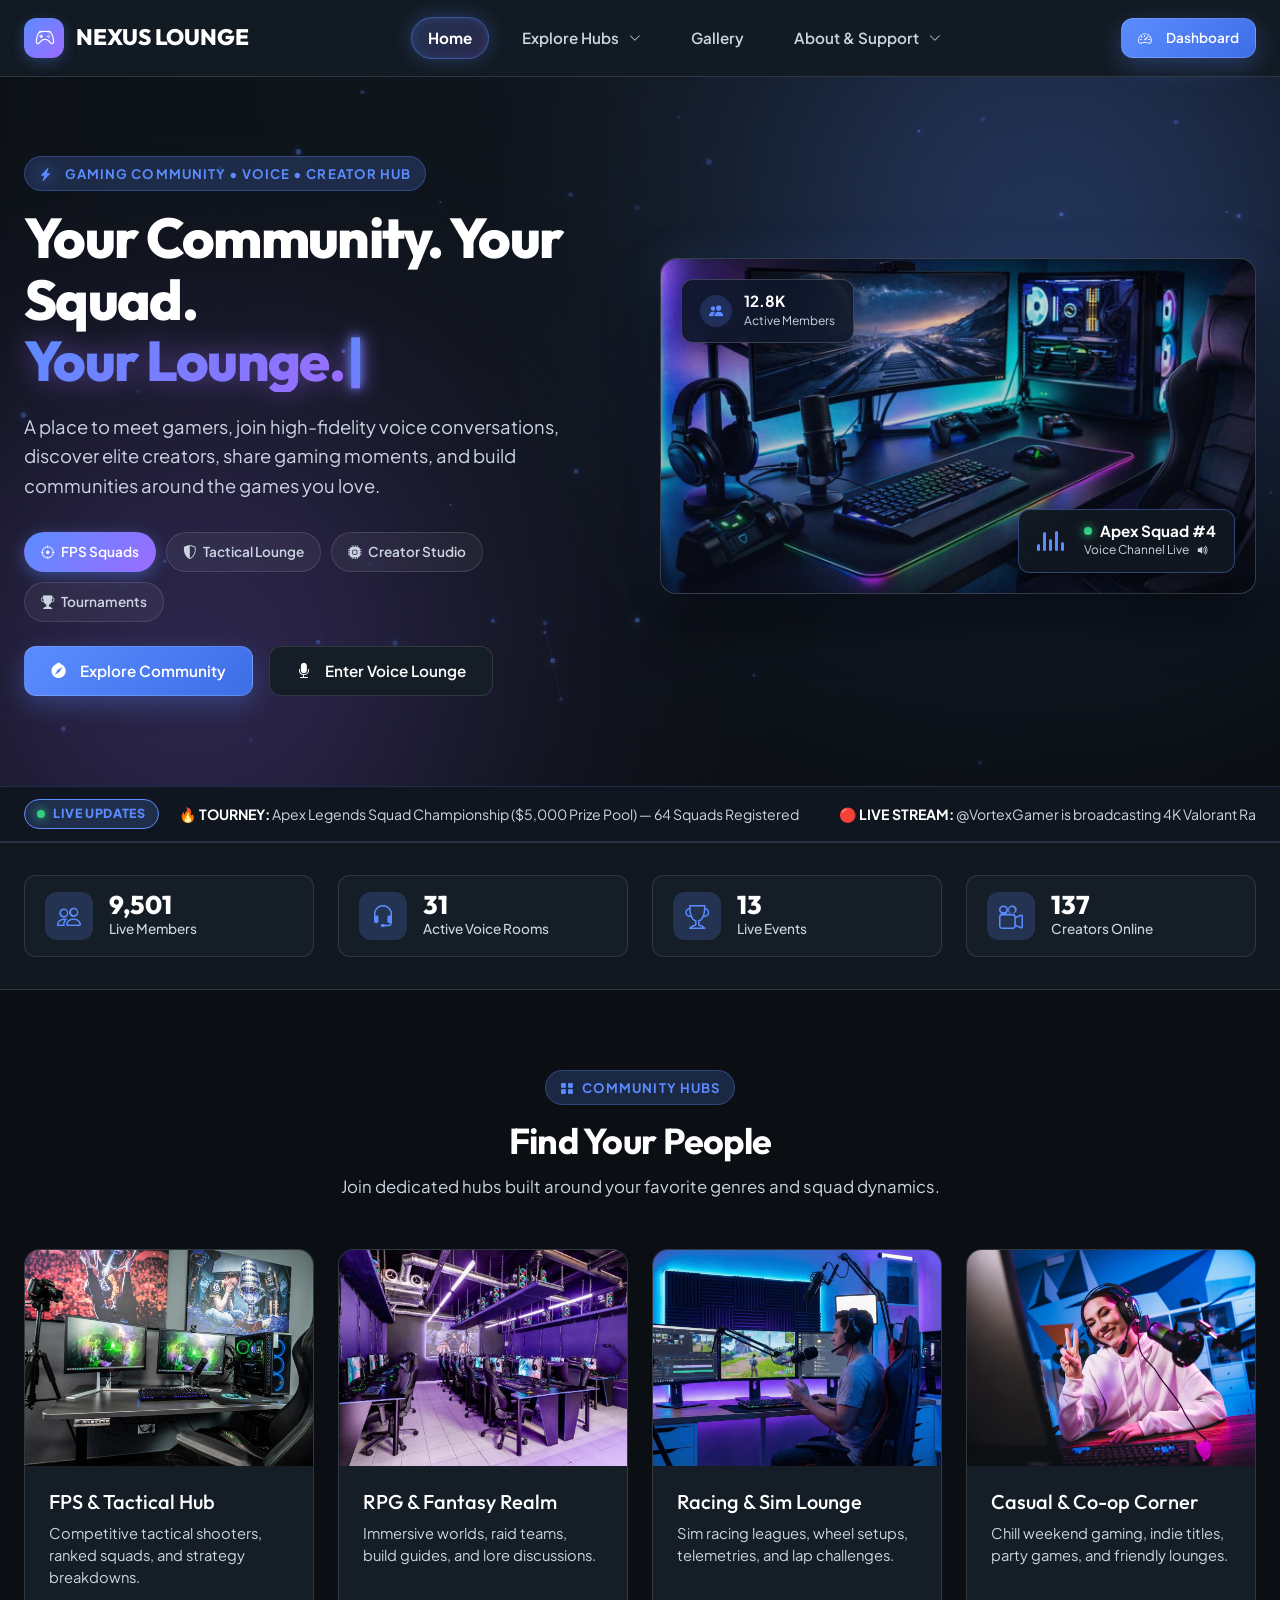
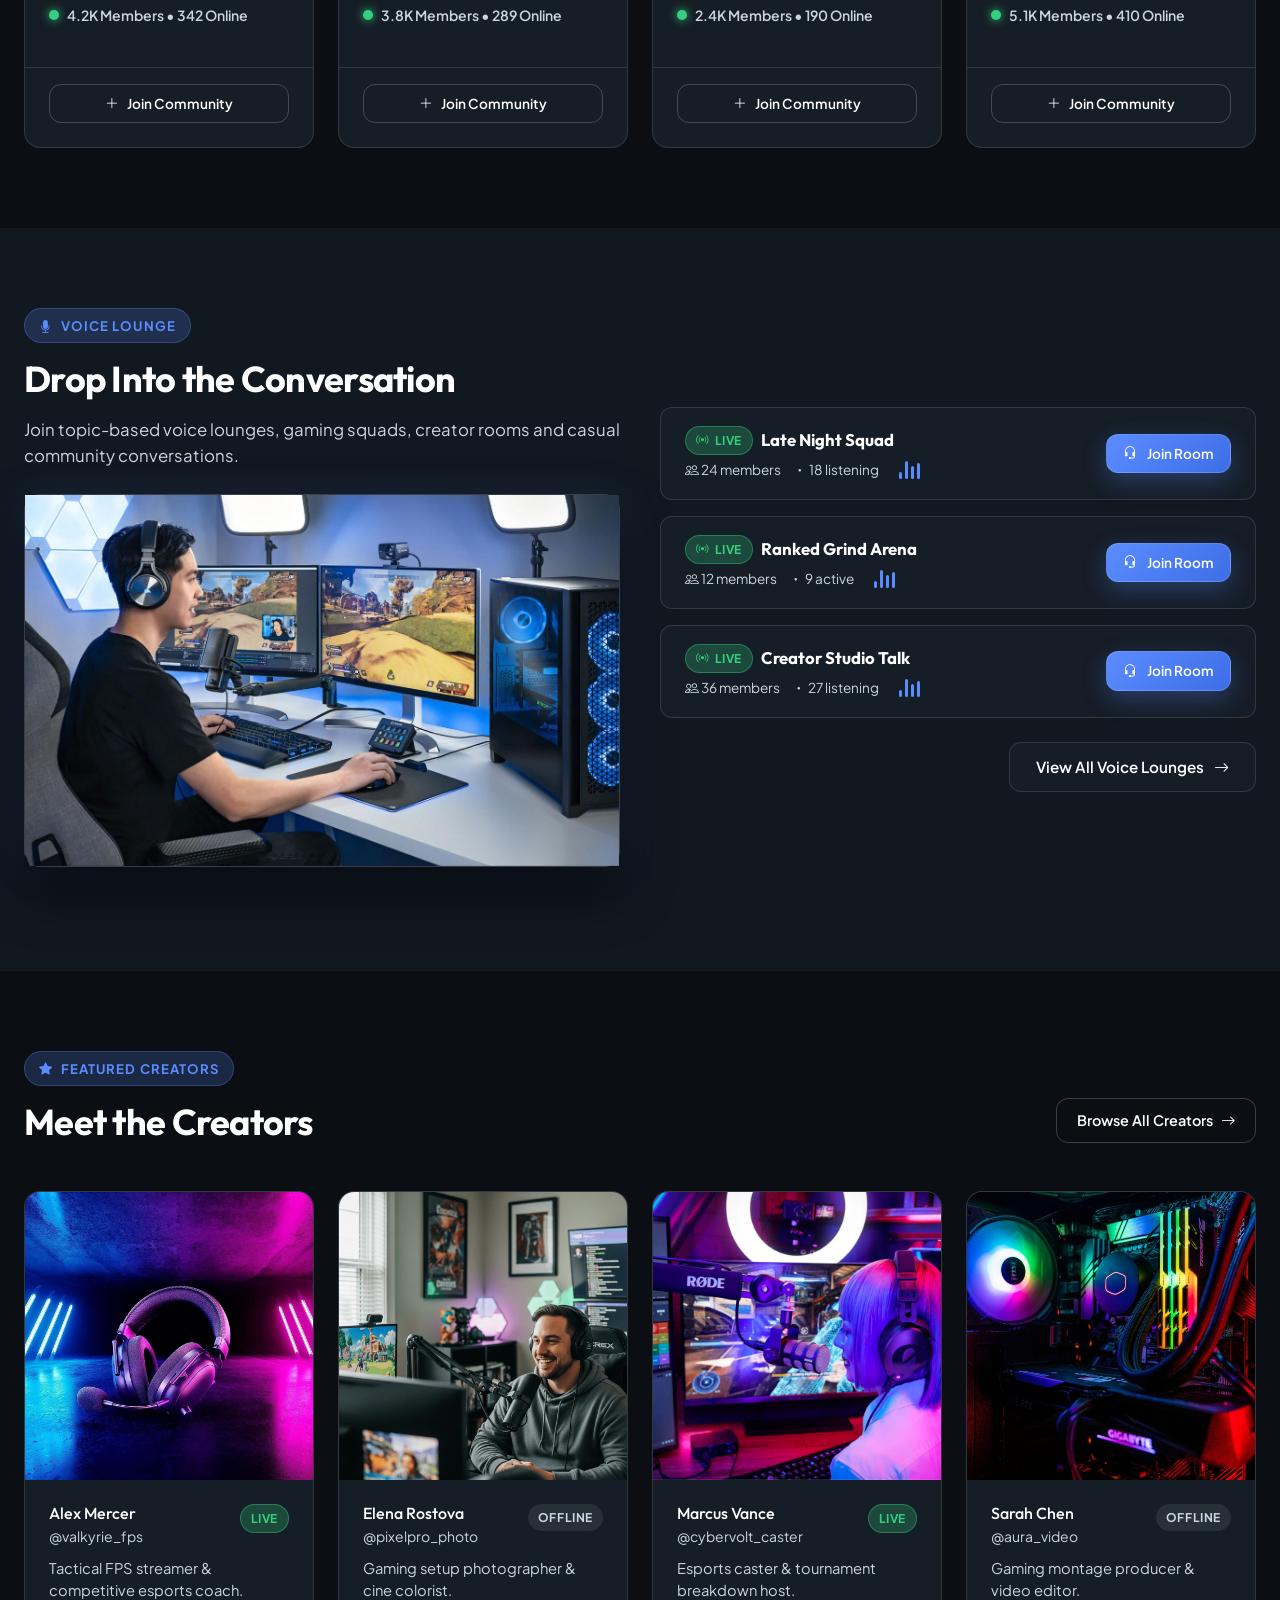
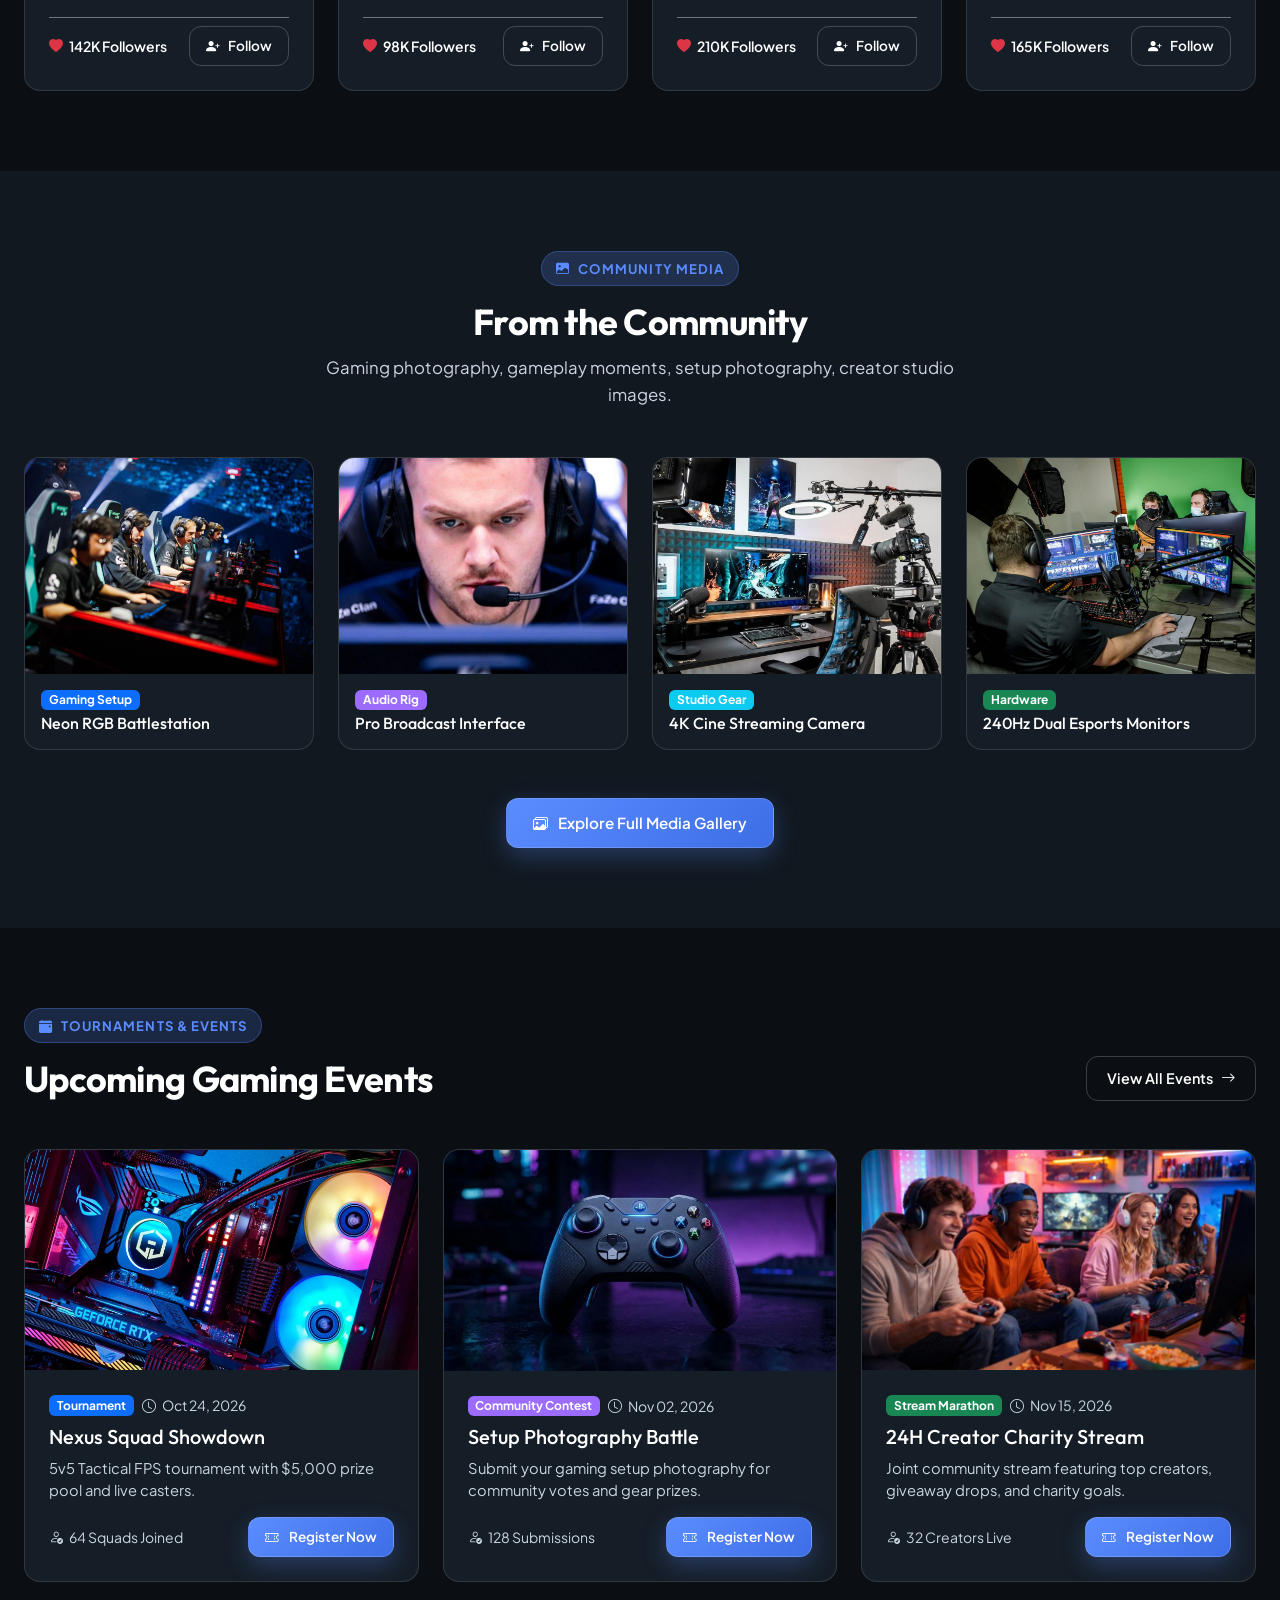
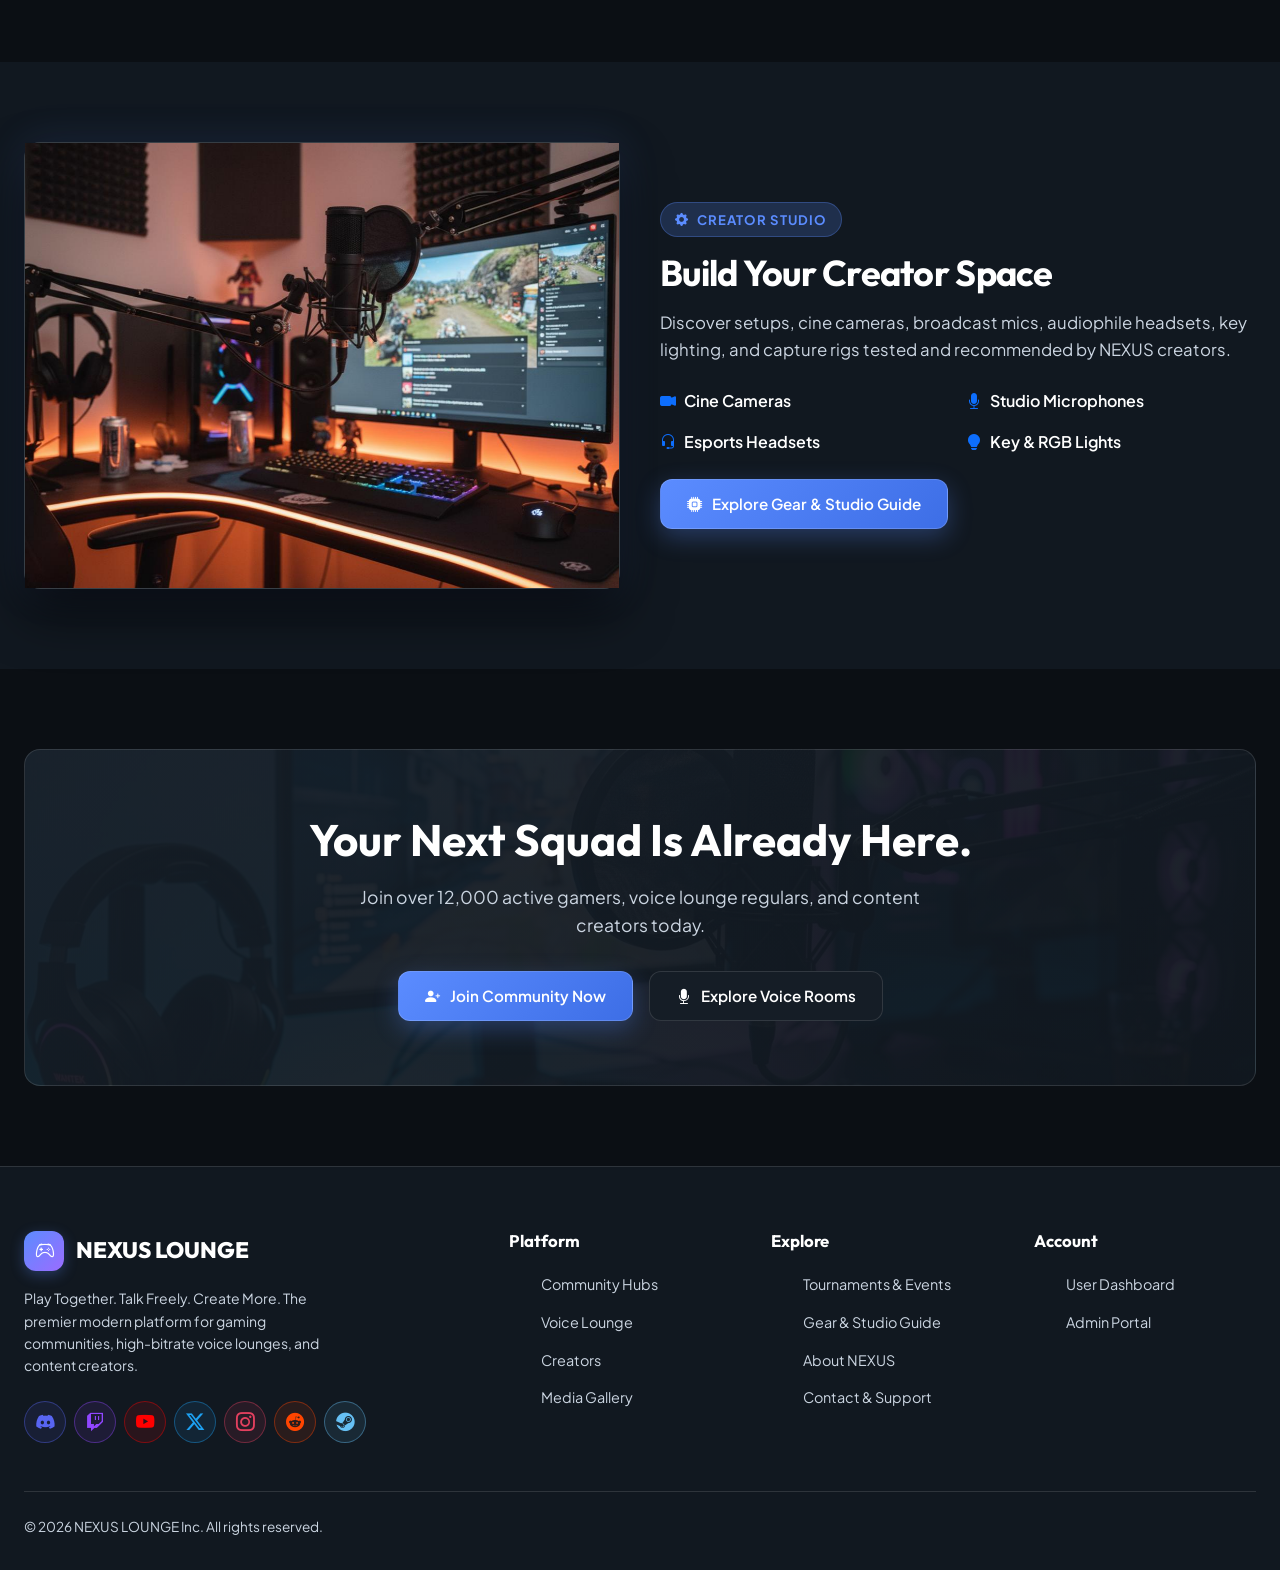
<file: index.html>
<!DOCTYPE html>
<html lang="en" data-theme="dark">
<head>
  <meta charset="UTF-8">
  <meta name="viewport" content="width=device-width, initial-scale=1.0">
  <title>NEXUS LOUNGE — Gaming Community, Voice Lounge & Creator Hub</title>
  <meta name="description" content="Play Together. Talk Freely. Create More. NEXUS LOUNGE is the premier modern gaming community platform for voice chat, esports, gaming photography, and creator studios.">

  <!-- Google Fonts -->
  <link rel="preconnect" href="https://fonts.googleapis.com">
  <link rel="preconnect" href="https://fonts.gstatic.com" crossorigin>
  <link href="https://fonts.googleapis.com/css2?family=Outfit:wght@500;600;700;800&family=Plus+Jakarta+Sans:wght@400;500;600;700&display=swap" rel="stylesheet">

  <!-- Bootstrap 5 CDN & Icons -->
  <link href="https://cdn.jsdelivr.net/npm/bootstrap@5.3.2/dist/css/bootstrap.min.css" rel="stylesheet">
  <link href="https://cdn.jsdelivr.net/npm/bootstrap-icons@1.11.1/font/bootstrap-icons.css" rel="stylesheet">

  <!-- Core Custom Stylesheet -->
  <link rel="stylesheet" href="assets/css/style.css">
  <!-- Favicon & Brand Icons -->
  <link rel="icon" type="image/svg+xml" href="assets/images/favicon.svg">
  <link rel="shortcut icon" href="assets/images/favicon.svg">
  <link rel="apple-touch-icon" href="assets/images/favicon.svg">
</head>
<body>

  <!-- ==================== HEADER & NAVBAR ==================== -->
    <header class="nexus-navbar">
    <div class="nexus-container navbar-container">
      <a href="index.html" class="brand-logo">
        <div class="brand-icon">
          <i class="bi bi-controller"></i>
        </div>
        <span>NEXUS LOUNGE</span>
      </a>

      <ul class="nav-menu-desktop">
        <li><a href="index.html" class="nav-link-item active">Home</a></li>

        <li class="nav-item-dropdown">
          <a href="community.html" class="nav-link-item">
            Explore Hubs <i class="bi bi-chevron-down ms-1" style="font-size: 0.75rem;"></i>
          </a>
          <div class="nexus-dropdown-menu">
            <a href="community.html" class="dropdown-item-link">
              <div class="dropdown-item-icon"><i class="bi bi-people-fill"></i></div>
              <div>
                <div class="dropdown-item-title">Community Hubs</div>
                <div class="dropdown-item-sub">Connect with squads & forums</div>
              </div>
            </a>
            <a href="voice-lounge.html" class="dropdown-item-link">
              <div class="dropdown-item-icon"><i class="bi bi-mic-fill"></i></div>
              <div>
                <div class="dropdown-item-title">Voice Lounge</div>
                <div class="dropdown-item-sub">Live low-latency channels</div>
              </div>
            </a>
            <a href="creators.html" class="dropdown-item-link">
              <div class="dropdown-item-icon"><i class="bi bi-camera-reels-fill"></i></div>
              <div>
                <div class="dropdown-item-title">Creators & Media</div>
                <div class="dropdown-item-sub">Streamers, clips & photography</div>
              </div>
            </a>
            <a href="events.html" class="dropdown-item-link">
              <div class="dropdown-item-icon"><i class="bi bi-trophy-fill"></i></div>
              <div>
                <div class="dropdown-item-title">Events & Esports</div>
                <div class="dropdown-item-sub">Live tournaments & showcases</div>
              </div>
            </a>
            <a href="gear-studio.html" class="dropdown-item-link">
              <div class="dropdown-item-icon"><i class="bi bi-cpu-fill"></i></div>
              <div>
                <div class="dropdown-item-title">Gear & Studio</div>
                <div class="dropdown-item-sub">Battlestation setups & hardware</div>
              </div>
            </a>
          </div>
        </li>

        <li><a href="gallery.html" class="nav-link-item">Gallery</a></li>

        <li class="nav-item-dropdown">
          <a href="about.html" class="nav-link-item">
            About & Support <i class="bi bi-chevron-down ms-1" style="font-size: 0.75rem;"></i>
          </a>
          <div class="nexus-dropdown-menu">
            <a href="about.html" class="dropdown-item-link">
              <div class="dropdown-item-icon"><i class="bi bi-info-circle-fill"></i></div>
              <div>
                <div class="dropdown-item-title">About NEXUS</div>
                <div class="dropdown-item-sub">Our mission & gaming platform</div>
              </div>
            </a>
            <a href="contact.html" class="dropdown-item-link">
              <div class="dropdown-item-icon"><i class="bi bi-envelope-fill"></i></div>
              <div>
                <div class="dropdown-item-title">Contact Support</div>
                <div class="dropdown-item-sub">Help desk & member inquiries</div>
              </div>
            </a>
            <a href="dashboard.html" class="dropdown-item-link">
              <div class="dropdown-item-icon"><i class="bi bi-speedometer2"></i></div>
              <div>
                <div class="dropdown-item-title">Member Dashboard</div>
                <div class="dropdown-item-sub">Squad stats & activity hub</div>
              </div>
            </a>
            <a href="admin.html" class="dropdown-item-link">
              <div class="dropdown-item-icon"><i class="bi bi-shield-lock-fill"></i></div>
              <div>
                <div class="dropdown-item-title">Admin Console</div>
                <div class="dropdown-item-sub">System & moderation panel</div>
              </div>
            </a>
          </div>
        </li>
      </ul>

      <div class="nav-actions-desktop">
        <a href="dashboard.html" class="btn-nexus-primary btn-sm">
          <i class="bi bi-speedometer2 me-1"></i> Dashboard
        </a>
      </div>

      <button id="mobileToggleBtn" class="mobile-toggle-btn" aria-label="Open navigation menu">
        <i class="bi bi-list"></i>
      </button>
    </div>

        <div id="mobileNavOverlay" class="mobile-nav-overlay">
      <div class="mobile-menu-container">
        
        <!-- ITEM 1: HOME -->
        <a href="index.html" class="mobile-nav-item-link">
          <i class="bi bi-house-door-fill me-2 text-primary"></i> Home
        </a>

        <!-- ITEM 2: EXPLORE HUBS (ACCORDION DROPDOWN) -->
        <div class="mobile-dropdown-group">
          <button class="mobile-dropdown-toggle" type="button">
            <span><i class="bi bi-compass-fill me-2 text-purple"></i> Explore Hubs</span>
            <i class="bi bi-chevron-down toggle-arrow"></i>
          </button>
          <div class="mobile-dropdown-content">
            <a href="community.html" class="mobile-sublink-card">
              <div class="sublink-icon"><i class="bi bi-people-fill text-primary"></i></div>
              <div>
                <div class="sublink-title">Community Hubs</div>
                <div class="sublink-desc">Connect with squads & forums</div>
              </div>
            </a>
            <a href="voice-lounge.html" class="mobile-sublink-card">
              <div class="sublink-icon"><i class="bi bi-mic-fill text-purple"></i></div>
              <div>
                <div class="sublink-title">Voice Lounge</div>
                <div class="sublink-desc">Live low-latency channels</div>
              </div>
            </a>
            <a href="creators.html" class="mobile-sublink-card">
              <div class="sublink-icon"><i class="bi bi-camera-reels-fill text-warning"></i></div>
              <div>
                <div class="sublink-title">Creators & Media</div>
                <div class="sublink-desc">Streamers, clips & photography</div>
              </div>
            </a>
            <a href="events.html" class="mobile-sublink-card">
              <div class="sublink-icon"><i class="bi bi-trophy-fill text-success"></i></div>
              <div>
                <div class="sublink-title">Events & Esports</div>
                <div class="sublink-desc">Live tournaments & showcases</div>
              </div>
            </a>
            <a href="gear-studio.html" class="mobile-sublink-card">
              <div class="sublink-icon"><i class="bi bi-cpu-fill text-info"></i></div>
              <div>
                <div class="sublink-title">Gear & Studio</div>
                <div class="sublink-desc">Battlestation setups & hardware</div>
              </div>
            </a>
          </div>
        </div>

        <!-- ITEM 3: GALLERY -->
        <a href="gallery.html" class="mobile-nav-item-link">
          <i class="bi bi-images me-2 text-info"></i> Gallery
        </a>

        <!-- ITEM 4: ABOUT & SUPPORT (ACCORDION DROPDOWN) -->
        <div class="mobile-dropdown-group">
          <button class="mobile-dropdown-toggle" type="button">
            <span><i class="bi bi-info-circle-fill me-2 text-warning"></i> About & Support</span>
            <i class="bi bi-chevron-down toggle-arrow"></i>
          </button>
          <div class="mobile-dropdown-content">
            <a href="about.html" class="mobile-sublink-card">
              <div class="sublink-icon"><i class="bi bi-info-circle-fill text-primary"></i></div>
              <div>
                <div class="sublink-title">About NEXUS</div>
                <div class="sublink-desc">Our mission & gaming platform</div>
              </div>
            </a>
            <a href="contact.html" class="mobile-sublink-card">
              <div class="sublink-icon"><i class="bi bi-envelope-fill text-success"></i></div>
              <div>
                <div class="sublink-title">Contact Support</div>
                <div class="sublink-desc">Help desk & member inquiries</div>
              </div>
            </a>
            <a href="dashboard.html" class="mobile-sublink-card">
              <div class="sublink-icon"><i class="bi bi-speedometer2 text-info"></i></div>
              <div>
                <div class="sublink-title">Member Dashboard</div>
                <div class="sublink-desc">Squad stats & activity hub</div>
              </div>
            </a>
            <a href="admin.html" class="mobile-sublink-card">
              <div class="sublink-icon"><i class="bi bi-shield-lock-fill text-danger"></i></div>
              <div>
                <div class="sublink-title">Admin Console</div>
                <div class="sublink-desc">System & moderation panel</div>
              </div>
            </a>
          </div>
        </div>
      </div>

      <div class="mobile-nav-actions">
        <a href="dashboard.html" class="btn-nexus-primary w-100 text-center py-3 fs-6">
          <i class="bi bi-speedometer2 me-2"></i> Launch Member Dashboard
        </a>
      </div>
    </div>
  </header>

  <main>
    <!-- ==================== HERO SECTION ==================== -->
        <!-- ==================== HERO SECTION (ULTRA PREMIUM) ==================== -->
        <!-- ==================== HERO SECTION (MASS LEVEL ENHANCED) ==================== -->
        <!-- ==================== HERO SECTION (CLEAN & ELEGANT) ==================== -->
    <section class="hero-section">
      <!-- Interactive Particle Node Matrix Canvas -->
      <canvas id="heroParticleCanvas" class="hero-particle-canvas"></canvas>

      <!-- Ambient Glow Orbs -->
      <div class="hero-ambient-glow glow-blue"></div>
      <div class="hero-ambient-glow glow-purple"></div>

      <div class="nexus-container position-relative" style="z-index: 2;">
        <div class="hero-grid">
          <div class="hero-content reveal-up">
            <div class="section-badge mb-3">
              <i class="bi bi-lightning-charge-fill me-1 text-accent-glow"></i>
              <span>GAMING COMMUNITY • VOICE • CREATOR HUB</span>
            </div>
            
            <h1 class="hero-main-title">
              Your Community. Your Squad.<br>
              <span id="heroDynamicWord" class="hero-dynamic-word">Your Lounge.</span>
            </h1>

            <p class="hero-subtext">
              A place to meet gamers, join high-fidelity voice conversations, discover elite creators, share gaming moments, and build communities around the games you love.
            </p>

            <!-- Game Hub Quick Mode Switcher Tabs -->
            <div class="hero-game-tabs mb-4">
              <button class="game-tab-btn active" data-game="apex" data-img="assets/images/1.jpg" data-name="Apex Squad #4" data-val="12.8K">
                <i class="bi bi-crosshair me-1"></i> FPS Squads
              </button>
              <button class="game-tab-btn" data-game="val" data-img="assets/images/2.jpg" data-name="Valorant Pro Lounge" data-val="18.4K">
                <i class="bi bi-shield-shaded me-1"></i> Tactical Lounge
              </button>
              <button class="game-tab-btn" data-game="setup" data-img="assets/images/3.jpg" data-name="RGB Setup Battle" data-val="9.2K">
                <i class="bi bi-cpu-fill me-1"></i> Creator Studio
              </button>
              <button class="game-tab-btn" data-game="tourney" data-img="assets/images/4.jpg" data-name="Esports Arena Finals" data-val="24.1K">
                <i class="bi bi-trophy-fill me-1"></i> Tournaments
              </button>
            </div>

            <div class="hero-actions">
              <a href="community.html" class="btn-nexus-primary btn-lg shadow-pulse">
                <i class="bi bi-compass-fill me-1"></i> Explore Community
              </a>
              <a href="voice-lounge.html" class="btn-nexus-secondary btn-lg">
                <i class="bi bi-mic-fill me-1"></i> Enter Voice Lounge
              </a>
            </div>
          </div>

          <!-- Hero Media Card with Cleaned Floating Badges -->
          <div class="hero-image-wrap reveal-up" id="heroTiltCard">
            <div class="hero-img-inner">
              <img id="heroMainImage" src="assets/images/1.jpg" alt="NEXUS LOUNGE Gaming Setup Battlestation">
              <div class="hero-card-overlay"></div>
              <div class="hero-glass-sheen"></div>
            </div>
            
            <!-- Clean Badge 1: Active Members -->
            <div class="hero-floating-stat stat-clean-topleft">
              <div class="stat-icon"><i class="bi bi-people-fill"></i></div>
              <div>
                <div id="heroStatMembers" class="stat-val">12.8K</div>
                <div class="stat-lbl">Active Members</div>
              </div>
            </div>

            <!-- Clean Badge 2: Live Voice Channel -->
            <div class="hero-floating-stat stat-clean-bottomright" id="voiceEqPreviewBtn" title="Click to listen live preview!">
              <div class="eq-bars me-2">
                <div class="eq-bar"></div>
                <div class="eq-bar"></div>
                <div class="eq-bar"></div>
                <div class="eq-bar"></div>
                <div class="eq-bar"></div>
              </div>
              <div>
                <div class="stat-val d-flex align-items-center gap-2">
                  <span class="live-dot-pulse"></span>
                  <span id="heroRoomTitle">Apex Squad #4</span>
                </div>
                <div class="stat-lbl d-flex align-items-center gap-1">
                  <span>Voice Channel Live</span>
                  <i class="bi bi-volume-up-fill text-accent ms-1"></i>
                </div>
              </div>
            </div>
          </div>
        </div>
      </div>
    </section>

    <!-- ==================== LIVE COMMUNITY ESPORTS TICKER TAPE ==================== -->
    <div class="nexus-live-ticker">
      <div class="ticker-badge">
        <span class="live-dot-pulse"></span>
        <span>LIVE UPDATES</span>
      </div>
      <div class="ticker-track-wrap">
        <div class="ticker-track">
          <span>🔥 <strong>TOURNEY:</strong> Apex Legends Squad Championship ($5,000 Prize Pool) — 64 Squads Registered</span>
          <span>🔴 <strong>LIVE STREAM:</strong> @VortexGamer is broadcasting 4K Valorant Ranked Competitive</span>
          <span>🎙️ <strong>VOICE LOUNGE:</strong> 1,420 Gamers active across 42 channels right now</span>
          <span>📸 <strong>CREATOR HUB:</strong> 48 new gaming setup photos added to Media Gallery today</span>
          <span>🏆 <strong>ESPORTS:</strong> Pro GT Sim Racing Finals start tonight at 18:00 EST</span>
        </div>
      </div>
    </div>

    <!-- ==================== LIVE COMMUNITY STRIP ==================== -->
    <section class="live-strip">
      <div class="nexus-container">
        <div class="live-strip-grid">
          <div class="strip-item">
            <div class="strip-icon"><i class="bi bi-people"></i></div>
            <div>
              <div class="strip-number" data-target="12840">0</div>
              <div class="strip-label">Live Members</div>
            </div>
          </div>
          <div class="strip-item">
            <div class="strip-icon"><i class="bi bi-headset"></i></div>
            <div>
              <div class="strip-number" data-target="42">0</div>
              <div class="strip-label">Active Voice Rooms</div>
            </div>
          </div>
          <div class="strip-item">
            <div class="strip-icon"><i class="bi bi-trophy"></i></div>
            <div>
              <div class="strip-number" data-target="18">0</div>
              <div class="strip-label">Live Events</div>
            </div>
          </div>
          <div class="strip-item">
            <div class="strip-icon"><i class="bi bi-camera-reels"></i></div>
            <div>
              <div class="strip-number" data-target="186">0</div>
              <div class="strip-label">Creators Online</div>
            </div>
          </div>
        </div>
      </div>
    </section>

    <!-- ==================== COMMUNITY SECTION ==================== -->
    <section class="section-spacing">
      <div class="nexus-container">
        <div class="section-title-wrap text-center mx-auto" style="max-width: 600px;">
          <div class="section-badge">
            <i class="bi bi-grid-fill"></i>
            <span>COMMUNITY HUBS</span>
          </div>
          <h2 class="section-heading">Find Your People</h2>
          <p class="section-subtext">Join dedicated hubs built around your favorite genres and squad dynamics.</p>
        </div>

        <div class="nexus-grid-4">
          <!-- Card 1 -->
          <div class="nexus-card reveal-up">
            <div class="nexus-card-img-wrap" style="aspect-ratio: 4/3;">
              <img src="assets/images/2.jpg" alt="FPS Community Tactical Hub">
            </div>
            <div class="nexus-card-body">
              <h3 class="h5 mb-2">FPS & Tactical Hub</h3>
              <p class="text-muted small mb-3">Competitive tactical shooters, ranked squads, and strategy breakdowns.</p>
              <div class="d-flex align-items-center gap-2 mb-3 mt-auto">
                <span class="status-dot live"></span>
                <span class="small text-muted fw-semibold">4.2K Members • 342 Online</span>
              </div>
            </div>
            <div class="nexus-card-footer">
              <a href="community.html" class="btn-nexus-outline btn-sm w-100 justify-content-center">
                <i class="bi bi-plus-lg"></i> Join Community
              </a>
            </div>
          </div>

          <!-- Card 2 -->
          <div class="nexus-card reveal-up">
            <div class="nexus-card-img-wrap" style="aspect-ratio: 4/3;">
              <img src="assets/images/3.jpg" alt="RPG & MMO Realm">
            </div>
            <div class="nexus-card-body">
              <h3 class="h5 mb-2">RPG & Fantasy Realm</h3>
              <p class="text-muted small mb-3">Immersive worlds, raid teams, build guides, and lore discussions.</p>
              <div class="d-flex align-items-center gap-2 mb-3 mt-auto">
                <span class="status-dot live"></span>
                <span class="small text-muted fw-semibold">3.8K Members • 289 Online</span>
              </div>
            </div>
            <div class="nexus-card-footer">
              <a href="community.html" class="btn-nexus-outline btn-sm w-100 justify-content-center">
                <i class="bi bi-plus-lg"></i> Join Community
              </a>
            </div>
          </div>

          <!-- Card 3 -->
          <div class="nexus-card reveal-up">
            <div class="nexus-card-img-wrap" style="aspect-ratio: 4/3;">
              <img src="assets/images/4.jpg" alt="Racing Sim Lounge">
            </div>
            <div class="nexus-card-body">
              <h3 class="h5 mb-2">Racing & Sim Lounge</h3>
              <p class="text-muted small mb-3">Sim racing leagues, wheel setups, telemetries, and lap challenges.</p>
              <div class="d-flex align-items-center gap-2 mb-3 mt-auto">
                <span class="status-dot live"></span>
                <span class="small text-muted fw-semibold">2.4K Members • 190 Online</span>
              </div>
            </div>
            <div class="nexus-card-footer">
              <a href="community.html" class="btn-nexus-outline btn-sm w-100 justify-content-center">
                <i class="bi bi-plus-lg"></i> Join Community
              </a>
            </div>
          </div>

          <!-- Card 4 -->
          <div class="nexus-card reveal-up">
            <div class="nexus-card-img-wrap" style="aspect-ratio: 4/3;">
              <img src="assets/images/5.jpg" alt="Casual & Co-op Lounge">
            </div>
            <div class="nexus-card-body">
              <h3 class="h5 mb-2">Casual & Co-op Corner</h3>
              <p class="text-muted small mb-3">Chill weekend gaming, indie titles, party games, and friendly lounges.</p>
              <div class="d-flex align-items-center gap-2 mb-3 mt-auto">
                <span class="status-dot live"></span>
                <span class="small text-muted fw-semibold">5.1K Members • 410 Online</span>
              </div>
            </div>
            <div class="nexus-card-footer">
              <a href="community.html" class="btn-nexus-outline btn-sm w-100 justify-content-center">
                <i class="bi bi-plus-lg"></i> Join Community
              </a>
            </div>
          </div>
        </div>
      </div>
    </section>

    <!-- ==================== VOICE LOUNGE SECTION ==================== -->
    <section class="section-spacing" style="background-color: var(--bg-secondary);">
      <div class="nexus-container">
        <div class="voice-preview-split">
          <div class="reveal-up">
            <div class="section-badge">
              <i class="bi bi-mic-fill"></i>
              <span>VOICE LOUNGE</span>
            </div>
            <h2 class="section-heading mb-3">Drop Into the Conversation</h2>
            <p class="section-subtext mb-4">
              Join topic-based voice lounges, gaming squads, creator rooms and casual community conversations.
            </p>
            <div class="hero-image-wrap mb-4" style="aspect-ratio: 16/10;">
              <img src="assets/images/6.jpg" alt="Voice Lounge Studio Gear">
            </div>
          </div>

          <div class="reveal-up">
            <div class="voice-room-list">
              <!-- Room 1 -->
              <div class="voice-room-card-inline">
                <div>
                  <div class="d-flex align-items-center gap-2 mb-1">
                    <span class="status-pill live"><i class="bi bi-broadcast"></i> LIVE</span>
                    <h3 class="room-meta-title mb-0">Late Night Squad</h3>
                  </div>
                  <div class="room-meta-sub">
                    <span><i class="bi bi-people"></i> 24 members</span>
                    <span><i class="bi bi-dot"></i> 18 listening</span>
                    <div class="audio-waveform ms-2">
                      <div class="waveform-bar"></div>
                      <div class="waveform-bar"></div>
                      <div class="waveform-bar"></div>
                      <div class="waveform-bar"></div>
                    </div>
                  </div>
                </div>
                <button class="btn-nexus-primary btn-sm js-join-room-btn" data-room-name="Late Night Squad">
                  <i class="bi bi-headset"></i> Join Room
                </button>
              </div>

              <!-- Room 2 -->
              <div class="voice-room-card-inline">
                <div>
                  <div class="d-flex align-items-center gap-2 mb-1">
                    <span class="status-pill live"><i class="bi bi-broadcast"></i> LIVE</span>
                    <h3 class="room-meta-title mb-0">Ranked Grind Arena</h3>
                  </div>
                  <div class="room-meta-sub">
                    <span><i class="bi bi-people"></i> 12 members</span>
                    <span><i class="bi bi-dot"></i> 9 active</span>
                    <div class="audio-waveform ms-2">
                      <div class="waveform-bar"></div>
                      <div class="waveform-bar"></div>
                      <div class="waveform-bar"></div>
                      <div class="waveform-bar"></div>
                    </div>
                  </div>
                </div>
                <button class="btn-nexus-primary btn-sm js-join-room-btn" data-room-name="Ranked Grind Arena">
                  <i class="bi bi-headset"></i> Join Room
                </button>
              </div>

              <!-- Room 3 -->
              <div class="voice-room-card-inline">
                <div>
                  <div class="d-flex align-items-center gap-2 mb-1">
                    <span class="status-pill live"><i class="bi bi-broadcast"></i> LIVE</span>
                    <h3 class="room-meta-title mb-0">Creator Studio Talk</h3>
                  </div>
                  <div class="room-meta-sub">
                    <span><i class="bi bi-people"></i> 36 members</span>
                    <span><i class="bi bi-dot"></i> 27 listening</span>
                    <div class="audio-waveform ms-2">
                      <div class="waveform-bar"></div>
                      <div class="waveform-bar"></div>
                      <div class="waveform-bar"></div>
                      <div class="waveform-bar"></div>
                    </div>
                  </div>
                </div>
                <button class="btn-nexus-primary btn-sm js-join-room-btn" data-room-name="Creator Studio Talk">
                  <i class="bi bi-headset"></i> Join Room
                </button>
              </div>
            </div>

            <div class="mt-4 text-end">
              <a href="voice-lounge.html" class="btn-nexus-secondary">
                View All Voice Lounges <i class="bi bi-arrow-right"></i>
              </a>
            </div>
          </div>
        </div>
      </div>
    </section>

    <!-- ==================== CREATOR SECTION ==================== -->
    <section class="section-spacing">
      <div class="nexus-container">
        <div class="section-title-wrap d-flex align-items-end justify-content-between flex-wrap gap-3">
          <div>
            <div class="section-badge">
              <i class="bi bi-star-fill"></i>
              <span>FEATURED CREATORS</span>
            </div>
            <h2 class="section-heading mb-0">Meet the Creators</h2>
          </div>
          <a href="creators.html" class="btn-nexus-outline">
            Browse All Creators <i class="bi bi-arrow-right"></i>
          </a>
        </div>

        <div class="nexus-grid-4">
          <!-- Creator 1 -->
          <div class="nexus-card reveal-up">
            <div class="nexus-card-img-wrap" style="aspect-ratio: 1/1;">
              <img src="assets/images/10.jpg" alt="Alex Mercer">
            </div>
            <div class="nexus-card-body">
              <div class="d-flex justify-content-between align-items-start mb-2">
                <div>
                  <h3 class="h6 mb-0">Alex Mercer</h3>
                  <span class="small text-muted">@valkyrie_fps</span>
                </div>
                <span class="status-pill live">LIVE</span>
              </div>
              <p class="small text-muted mb-3">Tactical FPS streamer & competitive esports coach.</p>
              <div class="d-flex align-items-center justify-content-between mt-auto pt-2 border-top border-secondary">
                <span class="small fw-semibold"><i class="bi bi-heart-fill text-danger me-1"></i> 142K Followers</span>
                <button class="btn-nexus-outline btn-sm js-follow-btn" data-creator-id="c1">
                  <i class="bi bi-person-plus-fill"></i> Follow
                </button>
              </div>
            </div>
          </div>

          <!-- Creator 2 -->
          <div class="nexus-card reveal-up">
            <div class="nexus-card-img-wrap" style="aspect-ratio: 1/1;">
              <img src="assets/images/37.jpg" alt="Elena Rostova">
            </div>
            <div class="nexus-card-body">
              <div class="d-flex justify-content-between align-items-start mb-2">
                <div>
                  <h3 class="h6 mb-0">Elena Rostova</h3>
                  <span class="small text-muted">@pixelpro_photo</span>
                </div>
                <span class="status-pill" style="background: rgba(255,255,255,0.08); color: var(--text-muted);">OFFLINE</span>
              </div>
              <p class="small text-muted mb-3">Gaming setup photographer & cine colorist.</p>
              <div class="d-flex align-items-center justify-content-between mt-auto pt-2 border-top border-secondary">
                <span class="small fw-semibold"><i class="bi bi-heart-fill text-danger me-1"></i> 98K Followers</span>
                <button class="btn-nexus-outline btn-sm js-follow-btn" data-creator-id="c2">
                  <i class="bi bi-person-plus-fill"></i> Follow
                </button>
              </div>
            </div>
          </div>

          <!-- Creator 3 -->
          <div class="nexus-card reveal-up">
            <div class="nexus-card-img-wrap" style="aspect-ratio: 1/1;">
              <img src="assets/images/44.jpg" alt="Marcus Vance">
            </div>
            <div class="nexus-card-body">
              <div class="d-flex justify-content-between align-items-start mb-2">
                <div>
                  <h3 class="h6 mb-0">Marcus Vance</h3>
                  <span class="small text-muted">@cybervolt_caster</span>
                </div>
                <span class="status-pill live">LIVE</span>
              </div>
              <p class="small text-muted mb-3">Esports caster & tournament breakdown host.</p>
              <div class="d-flex align-items-center justify-content-between mt-auto pt-2 border-top border-secondary">
                <span class="small fw-semibold"><i class="bi bi-heart-fill text-danger me-1"></i> 210K Followers</span>
                <button class="btn-nexus-outline btn-sm js-follow-btn" data-creator-id="c3">
                  <i class="bi bi-person-plus-fill"></i> Follow
                </button>
              </div>
            </div>
          </div>

          <!-- Creator 4 -->
          <div class="nexus-card reveal-up">
            <div class="nexus-card-img-wrap" style="aspect-ratio: 1/1;">
              <img src="assets/images/50.jpg" alt="Sarah Chen">
            </div>
            <div class="nexus-card-body">
              <div class="d-flex justify-content-between align-items-start mb-2">
                <div>
                  <h3 class="h6 mb-0">Sarah Chen</h3>
                  <span class="small text-muted">@aura_video</span>
                </div>
                <span class="status-pill" style="background: rgba(255,255,255,0.08); color: var(--text-muted);">OFFLINE</span>
              </div>
              <p class="small text-muted mb-3">Gaming montage producer & video editor.</p>
              <div class="d-flex align-items-center justify-content-between mt-auto pt-2 border-top border-secondary">
                <span class="small fw-semibold"><i class="bi bi-heart-fill text-danger me-1"></i> 165K Followers</span>
                <button class="btn-nexus-outline btn-sm js-follow-btn" data-creator-id="c4">
                  <i class="bi bi-person-plus-fill"></i> Follow
                </button>
              </div>
            </div>
          </div>
        </div>
      </div>
    </section>

    <!-- ==================== FEATURED MEDIA SECTION ==================== -->
    <section class="section-spacing" style="background-color: var(--bg-secondary);">
      <div class="nexus-container">
        <div class="section-title-wrap text-center mx-auto" style="max-width: 650px;">
          <div class="section-badge">
            <i class="bi bi-image-fill"></i>
            <span>COMMUNITY MEDIA</span>
          </div>
          <h2 class="section-heading">From the Community</h2>
          <p class="section-subtext">Gaming photography, gameplay moments, setup photography, creator studio images.</p>
        </div>

        <div class="nexus-grid-4">
          <!-- Media 1 -->
          <div class="nexus-card reveal-up js-lightbox-trigger" data-src="assets/images/17.jpg" data-title="Neon RGB Battlestation" data-creator="@pixelpro_photo">
            <div class="nexus-card-img-wrap" style="aspect-ratio: 4/3;">
              <img src="assets/images/17.jpg" alt="Neon RGB Battlestation">
            </div>
            <div class="nexus-card-body p-3">
              <span class="badge bg-primary mb-1" style="width: fit-content;">Gaming Setup</span>
              <h4 class="h6 mb-0">Neon RGB Battlestation</h4>
            </div>
          </div>

          <!-- Media 2 -->
          <div class="nexus-card reveal-up js-lightbox-trigger" data-src="assets/images/18.jpg" data-title="Broadcast Mic Setup" data-creator="@valkyrie_fps">
            <div class="nexus-card-img-wrap" style="aspect-ratio: 4/3;">
              <img src="assets/images/18.jpg" alt="Broadcast Mic Setup">
            </div>
            <div class="nexus-card-body p-3">
              <span class="badge bg-purple mb-1" style="background-color: var(--accent-secondary); width: fit-content;">Audio Rig</span>
              <h4 class="h6 mb-0">Pro Broadcast Interface</h4>
            </div>
          </div>

          <!-- Media 3 -->
          <div class="nexus-card reveal-up js-lightbox-trigger" data-src="assets/images/19.jpg" data-title="4K Cine Camera Rig" data-creator="@aura_video">
            <div class="nexus-card-img-wrap" style="aspect-ratio: 4/3;">
              <img src="assets/images/19.jpg" alt="4K Cine Camera Rig">
            </div>
            <div class="nexus-card-body p-3">
              <span class="badge bg-info mb-1" style="width: fit-content;">Studio Gear</span>
              <h4 class="h6 mb-0">4K Cine Streaming Camera</h4>
            </div>
          </div>

          <!-- Media 4 -->
          <div class="nexus-card reveal-up js-lightbox-trigger" data-src="assets/images/20.jpg" data-title="High Refresh Dual Display" data-creator="@cybervolt_caster">
            <div class="nexus-card-img-wrap" style="aspect-ratio: 4/3;">
              <img src="assets/images/20.jpg" alt="High Refresh Dual Display">
            </div>
            <div class="nexus-card-body p-3">
              <span class="badge bg-success mb-1" style="width: fit-content;">Hardware</span>
              <h4 class="h6 mb-0">240Hz Dual Esports Monitors</h4>
            </div>
          </div>
        </div>

        <div class="text-center mt-5">
          <a href="gallery.html" class="btn-nexus-primary">
            <i class="bi bi-images"></i> Explore Full Media Gallery
          </a>
        </div>
      </div>
    </section>

    <!-- ==================== UPCOMING EVENTS SECTION ==================== -->
    <section class="section-spacing">
      <div class="nexus-container">
        <div class="section-title-wrap d-flex align-items-end justify-content-between flex-wrap gap-3">
          <div>
            <div class="section-badge">
              <i class="bi bi-calendar-event-fill"></i>
              <span>TOURNAMENTS & EVENTS</span>
            </div>
            <h2 class="section-heading mb-0">Upcoming Gaming Events</h2>
          </div>
          <a href="events.html" class="btn-nexus-outline">
            View All Events <i class="bi bi-arrow-right"></i>
          </a>
        </div>

        <div class="nexus-grid-3">
          <!-- Event 1 -->
          <div class="nexus-card reveal-up">
            <div class="nexus-card-img-wrap" style="aspect-ratio: 16/9;">
              <img src="assets/images/23.jpg" alt="Nexus Autumn Squad Showdown">
            </div>
            <div class="nexus-card-body">
              <div class="d-flex align-items-center gap-2 mb-2">
                <span class="badge bg-primary">Tournament</span>
                <span class="small text-muted"><i class="bi bi-clock me-1"></i> Oct 24, 2026</span>
              </div>
              <h3 class="h5 mb-2">Nexus Squad Showdown</h3>
              <p class="small text-muted mb-3">5v5 Tactical FPS tournament with $5,000 prize pool and live casters.</p>
              <div class="d-flex align-items-center justify-content-between mt-auto">
                <span class="small text-muted"><i class="bi bi-person-check me-1"></i> 64 Squads Joined</span>
                <button class="btn-nexus-primary btn-sm js-event-register-btn" data-event-id="ev1">
                  <i class="bi bi-ticket-perforated"></i> Register Now
                </button>
              </div>
            </div>
          </div>

          <!-- Event 2 -->
          <div class="nexus-card reveal-up">
            <div class="nexus-card-img-wrap" style="aspect-ratio: 16/9;">
              <img src="assets/images/24.jpg" alt="Creator Setup Photography Contest">
            </div>
            <div class="nexus-card-body">
              <div class="d-flex align-items-center gap-2 mb-2">
                <span class="badge bg-purple" style="background-color: var(--accent-secondary);">Community Contest</span>
                <span class="small text-muted"><i class="bi bi-clock me-1"></i> Nov 02, 2026</span>
              </div>
              <h3 class="h5 mb-2">Setup Photography Battle</h3>
              <p class="small text-muted mb-3">Submit your gaming setup photography for community votes and gear prizes.</p>
              <div class="d-flex align-items-center justify-content-between mt-auto">
                <span class="small text-muted"><i class="bi bi-person-check me-1"></i> 128 Submissions</span>
                <button class="btn-nexus-primary btn-sm js-event-register-btn" data-event-id="ev2">
                  <i class="bi bi-ticket-perforated"></i> Register Now
                </button>
              </div>
            </div>
          </div>

          <!-- Event 3 -->
          <div class="nexus-card reveal-up">
            <div class="nexus-card-img-wrap" style="aspect-ratio: 16/9;">
              <img src="assets/images/25.jpg" alt="24H Charity Stream Marathon">
            </div>
            <div class="nexus-card-body">
              <div class="d-flex align-items-center gap-2 mb-2">
                <span class="badge bg-success">Stream Marathon</span>
                <span class="small text-muted"><i class="bi bi-clock me-1"></i> Nov 15, 2026</span>
              </div>
              <h3 class="h5 mb-2">24H Creator Charity Stream</h3>
              <p class="small text-muted mb-3">Joint community stream featuring top creators, giveaway drops, and charity goals.</p>
              <div class="d-flex align-items-center justify-content-between mt-auto">
                <span class="small text-muted"><i class="bi bi-person-check me-1"></i> 32 Creators Live</span>
                <button class="btn-nexus-primary btn-sm js-event-register-btn" data-event-id="ev3">
                  <i class="bi bi-ticket-perforated"></i> Register Now
                </button>
              </div>
            </div>
          </div>
        </div>
      </div>
    </section>

    <!-- ==================== CREATOR STUDIO / GEAR SECTION ==================== -->
    <section class="section-spacing" style="background-color: var(--bg-secondary);">
      <div class="nexus-container">
        <div class="hero-grid">
          <div class="hero-image-wrap reveal-up" style="aspect-ratio: 4/3;">
            <img src="assets/images/7.jpg" alt="Creator Studio Setup & Hardware">
          </div>

          <div class="reveal-up">
            <div class="section-badge">
              <i class="bi bi-gear-fill"></i>
              <span>CREATOR STUDIO</span>
            </div>
            <h2 class="section-heading mb-3">Build Your Creator Space</h2>
            <p class="section-subtext mb-4">
              Discover setups, cine cameras, broadcast mics, audiophile headsets, key lighting, and capture rigs tested and recommended by NEXUS creators.
            </p>
            
            <div class="row g-3 mb-4">
              <div class="col-6">
                <div class="d-flex align-items-center gap-2">
                  <i class="bi bi-camera-video-fill text-primary"></i>
                  <span class="fw-semibold">Cine Cameras</span>
                </div>
              </div>
              <div class="col-6">
                <div class="d-flex align-items-center gap-2">
                  <i class="bi bi-mic-fill text-primary"></i>
                  <span class="fw-semibold">Studio Microphones</span>
                </div>
              </div>
              <div class="col-6">
                <div class="d-flex align-items-center gap-2">
                  <i class="bi bi-headset text-primary"></i>
                  <span class="fw-semibold">Esports Headsets</span>
                </div>
              </div>
              <div class="col-6">
                <div class="d-flex align-items-center gap-2">
                  <i class="bi bi-lightbulb-fill text-primary"></i>
                  <span class="fw-semibold">Key & RGB Lights</span>
                </div>
              </div>
            </div>

            <a href="gear-studio.html" class="btn-nexus-primary">
              <i class="bi bi-cpu-fill"></i> Explore Gear & Studio Guide
            </a>
          </div>
        </div>
      </div>
    </section>

    <!-- ==================== FINAL CTA SECTION ==================== -->
    <section class="section-spacing">
      <div class="nexus-container">
        <div class="final-cta-card reveal-up">
          <h2>Your Next Squad Is Already Here.</h2>
          <p>Join over 12,000 active gamers, voice lounge regulars, and content creators today.</p>
          <div class="d-flex align-items-center justify-content-center gap-3 flex-wrap">
            <a href="register.html" class="btn-nexus-primary">
              <i class="bi bi-person-plus-fill"></i> Join Community Now
            </a>
            <a href="voice-lounge.html" class="btn-nexus-secondary">
              <i class="bi bi-mic-fill"></i> Explore Voice Rooms
            </a>
          </div>
        </div>
      </div>
    </section>
  </main>

  <!-- FOOTER -->
  <footer class="nexus-footer">
    <div class="nexus-container">
      <div class="footer-grid">
        <div class="footer-col">
          <a href="index.html" class="brand-logo mb-3 d-inline-flex">
            <div class="brand-icon"><i class="bi bi-controller"></i></div>
            <span>NEXUS LOUNGE</span>
          </a>
          <p class="text-muted small mb-4" style="max-width: 320px;">
            Play Together. Talk Freely. Create More. The premier modern platform for gaming communities, high-bitrate voice lounges, and content creators.
          </p>
          <div class="footer-social-links d-flex align-items-center gap-2 mt-3">
            <a href="https://discord.com" target="_blank" class="footer-social-icon" aria-label="Discord"><i class="bi bi-discord"></i></a>
            <a href="https://twitch.tv" target="_blank" class="footer-social-icon" aria-label="Twitch"><i class="bi bi-twitch"></i></a>
            <a href="https://youtube.com" target="_blank" class="footer-social-icon" aria-label="YouTube"><i class="bi bi-youtube"></i></a>
            <a href="https://twitter.com" target="_blank" class="footer-social-icon" aria-label="Twitter"><i class="bi bi-twitter-x"></i></a>
            <a href="https://instagram.com" target="_blank" class="footer-social-icon" aria-label="Instagram"><i class="bi bi-instagram"></i></a>
            <a href="https://reddit.com" target="_blank" class="footer-social-icon" aria-label="Reddit"><i class="bi bi-reddit"></i></a>
            <a href="https://store.steampowered.com" target="_blank" class="footer-social-icon" aria-label="Steam"><i class="bi bi-steam"></i></a>
          </div>
        </div>
        <div class="footer-col">
          <h5>Platform</h5>
          <ul class="footer-links">
            <li><a href="community.html">Community Hubs</a></li>
            <li><a href="voice-lounge.html">Voice Lounge</a></li>
            <li><a href="creators.html">Creators</a></li>
            <li><a href="gallery.html">Media Gallery</a></li>
          </ul>
        </div>
        <div class="footer-col">
          <h5>Explore</h5>
          <ul class="footer-links">
            <li><a href="events.html">Tournaments & Events</a></li>
            <li><a href="gear-studio.html">Gear & Studio Guide</a></li>
            <li><a href="about.html">About NEXUS</a></li>
            <li><a href="contact.html">Contact & Support</a></li>
          </ul>
        </div>
        <div class="footer-col">
          <h5>Account</h5>
          <ul class="footer-links">
            <li><a href="dashboard.html">User Dashboard</a></li>
            <li><a href="admin.html">Admin Portal</a></li>
          </ul>
        </div>
      </div>
      <div class="footer-bottom">
        <div>&copy; 2026 NEXUS LOUNGE Inc. All rights reserved.</div>
      </div>
    </div>
  </footer>

  <script src="https://cdn.jsdelivr.net/npm/bootstrap@5.3.2/dist/js/bootstrap.bundle.min.js"></script>
  <script src="assets/js/main.js"></script>
  <!-- BACK TO TOP BUTTON -->
  <button id="backToTopBtn" class="back-to-top-btn" aria-label="Back to top">
    <i class="bi bi-arrow-up"></i>
  </button>
</body>
</html>
</file>
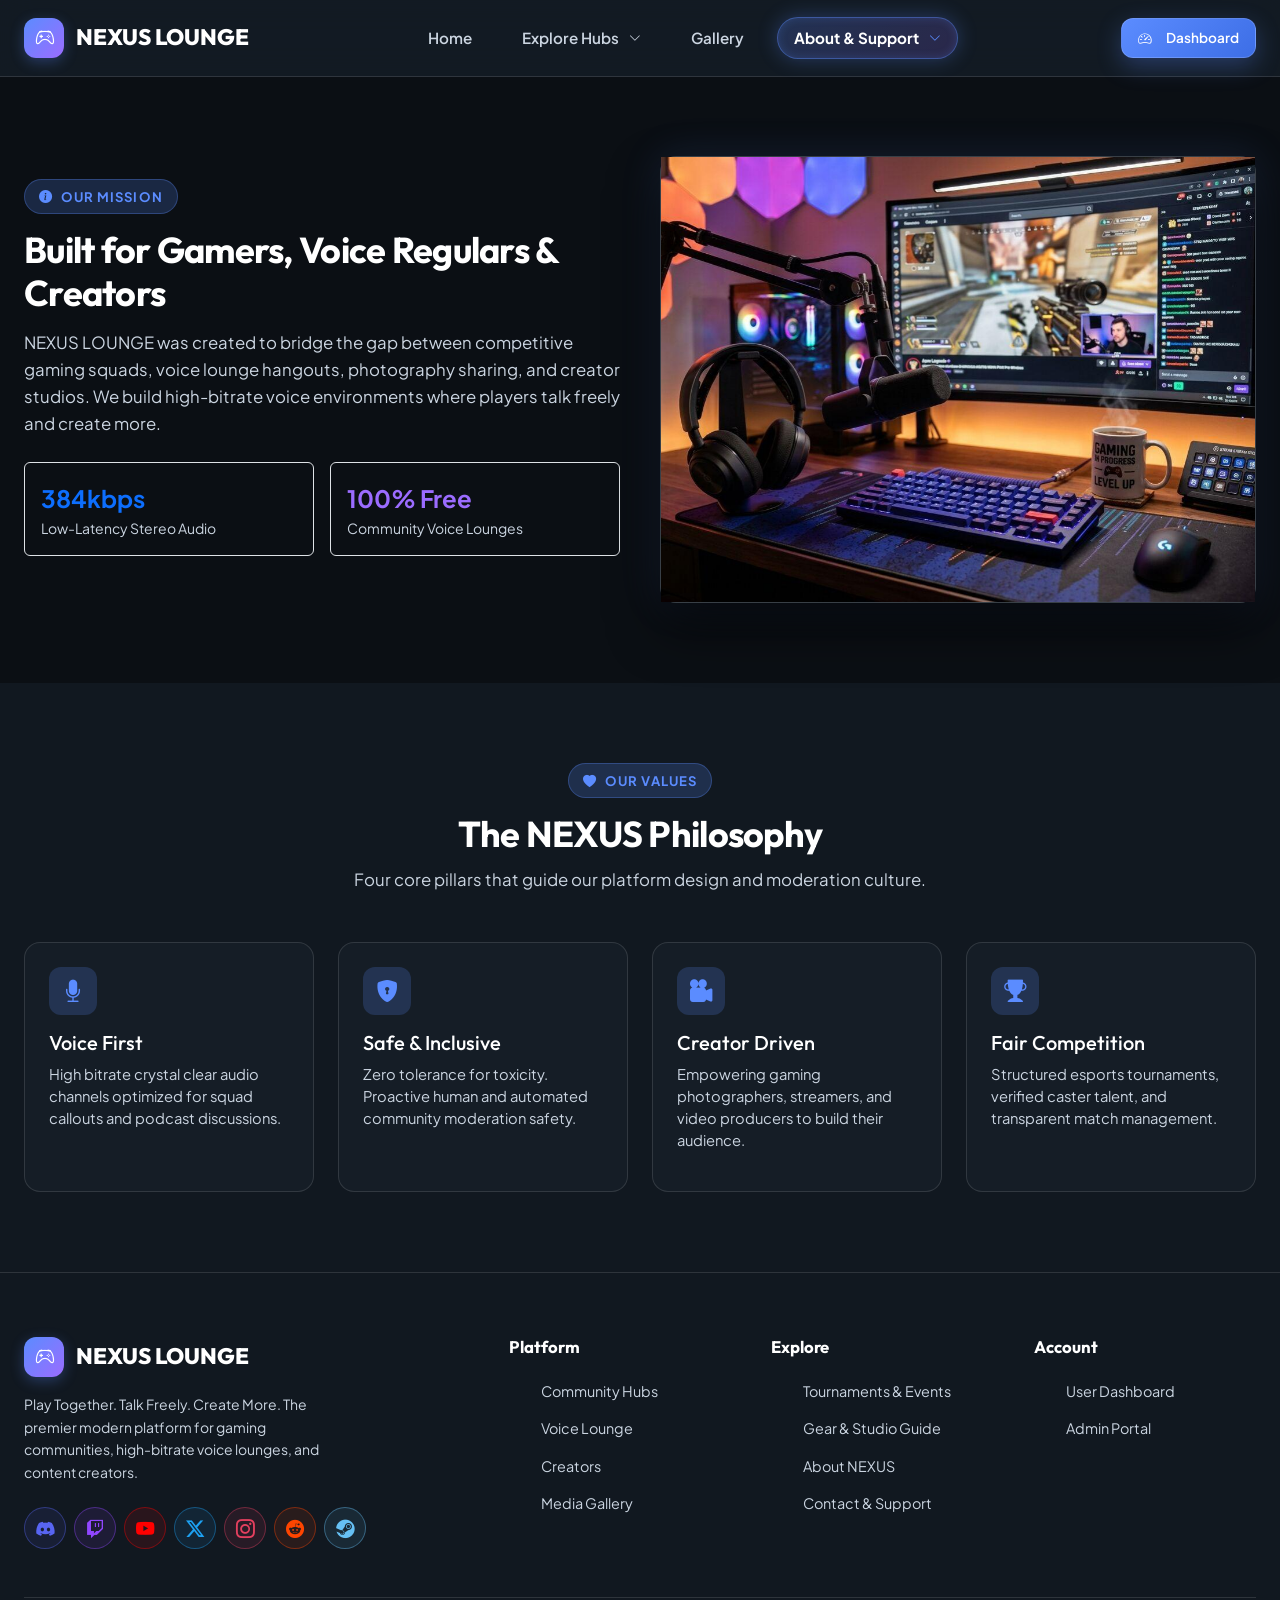
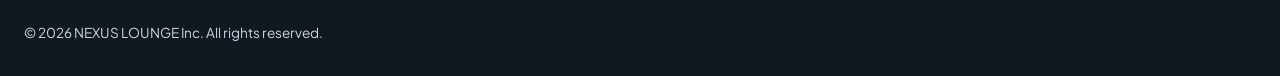
<file: about.html>
<!DOCTYPE html>
<html lang="en" data-theme="dark">
<head>
  <meta charset="UTF-8">
  <meta name="viewport" content="width=device-width, initial-scale=1.0">
  <title>About Us — NEXUS LOUNGE</title>
  <meta name="description" content="Learn about NEXUS LOUNGE mission, community philosophy, low-latency voice architecture, and moderation safety standards.">

  <!-- Google Fonts -->
  <link rel="preconnect" href="https://fonts.googleapis.com">
  <link rel="preconnect" href="https://fonts.gstatic.com" crossorigin>
  <link href="https://fonts.googleapis.com/css2?family=Outfit:wght@500;600;700;800&family=Plus+Jakarta+Sans:wght@400;500;600;700&display=swap" rel="stylesheet">

  <!-- Bootstrap 5 CDN & Icons -->
  <link href="https://cdn.jsdelivr.net/npm/bootstrap@5.3.2/dist/css/bootstrap.min.css" rel="stylesheet">
  <link href="https://cdn.jsdelivr.net/npm/bootstrap-icons@1.11.1/font/bootstrap-icons.css" rel="stylesheet">

  <!-- Core Custom Stylesheet -->
  <link rel="stylesheet" href="assets/css/style.css">
  <!-- Favicon & Brand Icons -->
  <link rel="icon" type="image/svg+xml" href="assets/images/favicon.svg">
  <link rel="shortcut icon" href="assets/images/favicon.svg">
  <link rel="apple-touch-icon" href="assets/images/favicon.svg">
</head>
<body>

  <!-- NAVBAR -->
    <header class="nexus-navbar">
    <div class="nexus-container navbar-container">
      <a href="index.html" class="brand-logo">
        <div class="brand-icon">
          <i class="bi bi-controller"></i>
        </div>
        <span>NEXUS LOUNGE</span>
      </a>

      <ul class="nav-menu-desktop">
        <li><a href="index.html" class="nav-link-item">Home</a></li>

        <li class="nav-item-dropdown">
          <a href="community.html" class="nav-link-item">
            Explore Hubs <i class="bi bi-chevron-down ms-1" style="font-size: 0.75rem;"></i>
          </a>
          <div class="nexus-dropdown-menu">
            <a href="community.html" class="dropdown-item-link">
              <div class="dropdown-item-icon"><i class="bi bi-people-fill"></i></div>
              <div>
                <div class="dropdown-item-title">Community Hubs</div>
                <div class="dropdown-item-sub">Connect with squads & forums</div>
              </div>
            </a>
            <a href="voice-lounge.html" class="dropdown-item-link">
              <div class="dropdown-item-icon"><i class="bi bi-mic-fill"></i></div>
              <div>
                <div class="dropdown-item-title">Voice Lounge</div>
                <div class="dropdown-item-sub">Live low-latency channels</div>
              </div>
            </a>
            <a href="creators.html" class="dropdown-item-link">
              <div class="dropdown-item-icon"><i class="bi bi-camera-reels-fill"></i></div>
              <div>
                <div class="dropdown-item-title">Creators & Media</div>
                <div class="dropdown-item-sub">Streamers, clips & photography</div>
              </div>
            </a>
            <a href="events.html" class="dropdown-item-link">
              <div class="dropdown-item-icon"><i class="bi bi-trophy-fill"></i></div>
              <div>
                <div class="dropdown-item-title">Events & Esports</div>
                <div class="dropdown-item-sub">Live tournaments & showcases</div>
              </div>
            </a>
            <a href="gear-studio.html" class="dropdown-item-link">
              <div class="dropdown-item-icon"><i class="bi bi-cpu-fill"></i></div>
              <div>
                <div class="dropdown-item-title">Gear & Studio</div>
                <div class="dropdown-item-sub">Battlestation setups & hardware</div>
              </div>
            </a>
          </div>
        </li>

        <li><a href="gallery.html" class="nav-link-item">Gallery</a></li>

        <li class="nav-item-dropdown">
          <a href="about.html" class="nav-link-item active">
            About & Support <i class="bi bi-chevron-down ms-1" style="font-size: 0.75rem;"></i>
          </a>
          <div class="nexus-dropdown-menu">
            <a href="about.html" class="dropdown-item-link">
              <div class="dropdown-item-icon"><i class="bi bi-info-circle-fill"></i></div>
              <div>
                <div class="dropdown-item-title">About NEXUS</div>
                <div class="dropdown-item-sub">Our mission & gaming platform</div>
              </div>
            </a>
            <a href="contact.html" class="dropdown-item-link">
              <div class="dropdown-item-icon"><i class="bi bi-envelope-fill"></i></div>
              <div>
                <div class="dropdown-item-title">Contact Support</div>
                <div class="dropdown-item-sub">Help desk & member inquiries</div>
              </div>
            </a>
            <a href="dashboard.html" class="dropdown-item-link">
              <div class="dropdown-item-icon"><i class="bi bi-speedometer2"></i></div>
              <div>
                <div class="dropdown-item-title">Member Dashboard</div>
                <div class="dropdown-item-sub">Squad stats & activity hub</div>
              </div>
            </a>
            <a href="admin.html" class="dropdown-item-link">
              <div class="dropdown-item-icon"><i class="bi bi-shield-lock-fill"></i></div>
              <div>
                <div class="dropdown-item-title">Admin Console</div>
                <div class="dropdown-item-sub">System & moderation panel</div>
              </div>
            </a>
          </div>
        </li>
      </ul>

      <div class="nav-actions-desktop">
        <a href="dashboard.html" class="btn-nexus-primary btn-sm">
          <i class="bi bi-speedometer2 me-1"></i> Dashboard
        </a>
      </div>

      <button id="mobileToggleBtn" class="mobile-toggle-btn" aria-label="Open navigation menu">
        <i class="bi bi-list"></i>
      </button>
    </div>

        <div id="mobileNavOverlay" class="mobile-nav-overlay">
      <div class="mobile-menu-container">
        
        <!-- ITEM 1: HOME -->
        <a href="index.html" class="mobile-nav-item-link">
          <i class="bi bi-house-door-fill me-2 text-primary"></i> Home
        </a>

        <!-- ITEM 2: EXPLORE HUBS (ACCORDION DROPDOWN) -->
        <div class="mobile-dropdown-group">
          <button class="mobile-dropdown-toggle" type="button">
            <span><i class="bi bi-compass-fill me-2 text-purple"></i> Explore Hubs</span>
            <i class="bi bi-chevron-down toggle-arrow"></i>
          </button>
          <div class="mobile-dropdown-content">
            <a href="community.html" class="mobile-sublink-card">
              <div class="sublink-icon"><i class="bi bi-people-fill text-primary"></i></div>
              <div>
                <div class="sublink-title">Community Hubs</div>
                <div class="sublink-desc">Connect with squads & forums</div>
              </div>
            </a>
            <a href="voice-lounge.html" class="mobile-sublink-card">
              <div class="sublink-icon"><i class="bi bi-mic-fill text-purple"></i></div>
              <div>
                <div class="sublink-title">Voice Lounge</div>
                <div class="sublink-desc">Live low-latency channels</div>
              </div>
            </a>
            <a href="creators.html" class="mobile-sublink-card">
              <div class="sublink-icon"><i class="bi bi-camera-reels-fill text-warning"></i></div>
              <div>
                <div class="sublink-title">Creators & Media</div>
                <div class="sublink-desc">Streamers, clips & photography</div>
              </div>
            </a>
            <a href="events.html" class="mobile-sublink-card">
              <div class="sublink-icon"><i class="bi bi-trophy-fill text-success"></i></div>
              <div>
                <div class="sublink-title">Events & Esports</div>
                <div class="sublink-desc">Live tournaments & showcases</div>
              </div>
            </a>
            <a href="gear-studio.html" class="mobile-sublink-card">
              <div class="sublink-icon"><i class="bi bi-cpu-fill text-info"></i></div>
              <div>
                <div class="sublink-title">Gear & Studio</div>
                <div class="sublink-desc">Battlestation setups & hardware</div>
              </div>
            </a>
          </div>
        </div>

        <!-- ITEM 3: GALLERY -->
        <a href="gallery.html" class="mobile-nav-item-link">
          <i class="bi bi-images me-2 text-info"></i> Gallery
        </a>

        <!-- ITEM 4: ABOUT & SUPPORT (ACCORDION DROPDOWN) -->
        <div class="mobile-dropdown-group">
          <button class="mobile-dropdown-toggle" type="button">
            <span><i class="bi bi-info-circle-fill me-2 text-warning"></i> About & Support</span>
            <i class="bi bi-chevron-down toggle-arrow"></i>
          </button>
          <div class="mobile-dropdown-content">
            <a href="about.html" class="mobile-sublink-card">
              <div class="sublink-icon"><i class="bi bi-info-circle-fill text-primary"></i></div>
              <div>
                <div class="sublink-title">About NEXUS</div>
                <div class="sublink-desc">Our mission & gaming platform</div>
              </div>
            </a>
            <a href="contact.html" class="mobile-sublink-card">
              <div class="sublink-icon"><i class="bi bi-envelope-fill text-success"></i></div>
              <div>
                <div class="sublink-title">Contact Support</div>
                <div class="sublink-desc">Help desk & member inquiries</div>
              </div>
            </a>
            <a href="dashboard.html" class="mobile-sublink-card">
              <div class="sublink-icon"><i class="bi bi-speedometer2 text-info"></i></div>
              <div>
                <div class="sublink-title">Member Dashboard</div>
                <div class="sublink-desc">Squad stats & activity hub</div>
              </div>
            </a>
            <a href="admin.html" class="mobile-sublink-card">
              <div class="sublink-icon"><i class="bi bi-shield-lock-fill text-danger"></i></div>
              <div>
                <div class="sublink-title">Admin Console</div>
                <div class="sublink-desc">System & moderation panel</div>
              </div>
            </a>
          </div>
        </div>
      </div>

      <div class="mobile-nav-actions">
        <a href="dashboard.html" class="btn-nexus-primary w-100 text-center py-3 fs-6">
          <i class="bi bi-speedometer2 me-2"></i> Launch Member Dashboard
        </a>
      </div>
    </div>
  </header>

  <main>
    <!-- HERO ABOUT BANNER -->
    <section class="section-spacing">
      <div class="nexus-container">
        <div class="hero-grid">
          <div class="reveal-up">
            <div class="section-badge">
              <i class="bi bi-info-circle-fill"></i>
              <span>OUR MISSION</span>
            </div>
            <h1 class="section-heading mb-3">Built for Gamers, Voice Regulars & Creators</h1>
            <p class="section-subtext mb-4">
              NEXUS LOUNGE was created to bridge the gap between competitive gaming squads, voice lounge hangouts, photography sharing, and creator studios. We build high-bitrate voice environments where players talk freely and create more.
            </p>

            <div class="row g-3 mb-4">
              <div class="col-6">
                <div class="p-3 rounded bg-card border border-subtle">
                  <div class="fs-4 fw-bold font-heading text-primary">384kbps</div>
                  <div class="small text-muted">Low-Latency Stereo Audio</div>
                </div>
              </div>
              <div class="col-6">
                <div class="p-3 rounded bg-card border border-subtle">
                  <div class="fs-4 fw-bold font-heading text-purple" style="color: var(--accent-secondary);">100% Free</div>
                  <div class="small text-muted">Community Voice Lounges</div>
                </div>
              </div>
            </div>
          </div>

          <div class="hero-image-wrap reveal-up" style="aspect-ratio: 4/3;">
            <img src="assets/images/33.jpg" alt="NEXUS LOUNGE Community Culture">
          </div>
        </div>
      </div>
    </section>

    <!-- CORE PHILOSOPHY CARDS -->
    <section class="section-spacing" style="background-color: var(--bg-secondary);">
      <div class="nexus-container">
        <div class="section-title-wrap text-center mx-auto" style="max-width: 650px;">
          <div class="section-badge">
            <i class="bi bi-heart-fill"></i>
            <span>OUR VALUES</span>
          </div>
          <h2 class="section-heading">The NEXUS Philosophy</h2>
          <p class="section-subtext">Four core pillars that guide our platform design and moderation culture.</p>
        </div>

        <div class="nexus-grid-4">
          <div class="nexus-card reveal-up">
            <div class="nexus-card-body">
              <div class="dash-stat-icon mb-3"><i class="bi bi-mic-fill"></i></div>
              <h3 class="h5 mb-2">Voice First</h3>
              <p class="small text-muted">High bitrate crystal clear audio channels optimized for squad callouts and podcast discussions.</p>
            </div>
          </div>

          <div class="nexus-card reveal-up">
            <div class="nexus-card-body">
              <div class="dash-stat-icon mb-3"><i class="bi bi-shield-lock-fill"></i></div>
              <h3 class="h5 mb-2">Safe & Inclusive</h3>
              <p class="small text-muted">Zero tolerance for toxicity. Proactive human and automated community moderation safety.</p>
            </div>
          </div>

          <div class="nexus-card reveal-up">
            <div class="nexus-card-body">
              <div class="dash-stat-icon mb-3"><i class="bi bi-camera-reels-fill"></i></div>
              <h3 class="h5 mb-2">Creator Driven</h3>
              <p class="small text-muted">Empowering gaming photographers, streamers, and video producers to build their audience.</p>
            </div>
          </div>

          <div class="nexus-card reveal-up">
            <div class="nexus-card-body">
              <div class="dash-stat-icon mb-3"><i class="bi bi-trophy-fill"></i></div>
              <h3 class="h5 mb-2">Fair Competition</h3>
              <p class="small text-muted">Structured esports tournaments, verified caster talent, and transparent match management.</p>
            </div>
          </div>
        </div>
      </div>
    </section>
  </main>

  <!-- FOOTER -->
  <footer class="nexus-footer">
    <div class="nexus-container">
      <div class="footer-grid">
        <div class="footer-col">
          <a href="index.html" class="brand-logo mb-3 d-inline-flex">
            <div class="brand-icon"><i class="bi bi-controller"></i></div>
            <span>NEXUS LOUNGE</span>
          </a>
          <p class="text-muted small mb-4" style="max-width: 320px;">
            Play Together. Talk Freely. Create More. The premier modern platform for gaming communities, high-bitrate voice lounges, and content creators.
          </p>
          <div class="footer-social-links d-flex align-items-center gap-2 mt-3">
            <a href="https://discord.com" target="_blank" class="footer-social-icon" aria-label="Discord"><i class="bi bi-discord"></i></a>
            <a href="https://twitch.tv" target="_blank" class="footer-social-icon" aria-label="Twitch"><i class="bi bi-twitch"></i></a>
            <a href="https://youtube.com" target="_blank" class="footer-social-icon" aria-label="YouTube"><i class="bi bi-youtube"></i></a>
            <a href="https://twitter.com" target="_blank" class="footer-social-icon" aria-label="Twitter"><i class="bi bi-twitter-x"></i></a>
            <a href="https://instagram.com" target="_blank" class="footer-social-icon" aria-label="Instagram"><i class="bi bi-instagram"></i></a>
            <a href="https://reddit.com" target="_blank" class="footer-social-icon" aria-label="Reddit"><i class="bi bi-reddit"></i></a>
            <a href="https://store.steampowered.com" target="_blank" class="footer-social-icon" aria-label="Steam"><i class="bi bi-steam"></i></a>
          </div>
        </div>
        <div class="footer-col">
          <h5>Platform</h5>
          <ul class="footer-links">
            <li><a href="community.html">Community Hubs</a></li>
            <li><a href="voice-lounge.html">Voice Lounge</a></li>
            <li><a href="creators.html">Creators</a></li>
            <li><a href="gallery.html">Media Gallery</a></li>
          </ul>
        </div>
        <div class="footer-col">
          <h5>Explore</h5>
          <ul class="footer-links">
            <li><a href="events.html">Tournaments & Events</a></li>
            <li><a href="gear-studio.html">Gear & Studio Guide</a></li>
            <li><a href="about.html">About NEXUS</a></li>
            <li><a href="contact.html">Contact & Support</a></li>
          </ul>
        </div>
        <div class="footer-col">
          <h5>Account</h5>
          <ul class="footer-links">
            <li><a href="dashboard.html">User Dashboard</a></li>
            <li><a href="admin.html">Admin Portal</a></li>
          </ul>
        </div>
      </div>
      <div class="footer-bottom">
        <div>&copy; 2026 NEXUS LOUNGE Inc. All rights reserved.</div>
      </div>
    </div>
  </footer>

  <script src="https://cdn.jsdelivr.net/npm/bootstrap@5.3.2/dist/js/bootstrap.bundle.min.js"></script>
  <script src="assets/js/main.js"></script>
  <!-- BACK TO TOP BUTTON -->
  <button id="backToTopBtn" class="back-to-top-btn" aria-label="Back to top">
    <i class="bi bi-arrow-up"></i>
  </button>
</body>
</html>
</file>
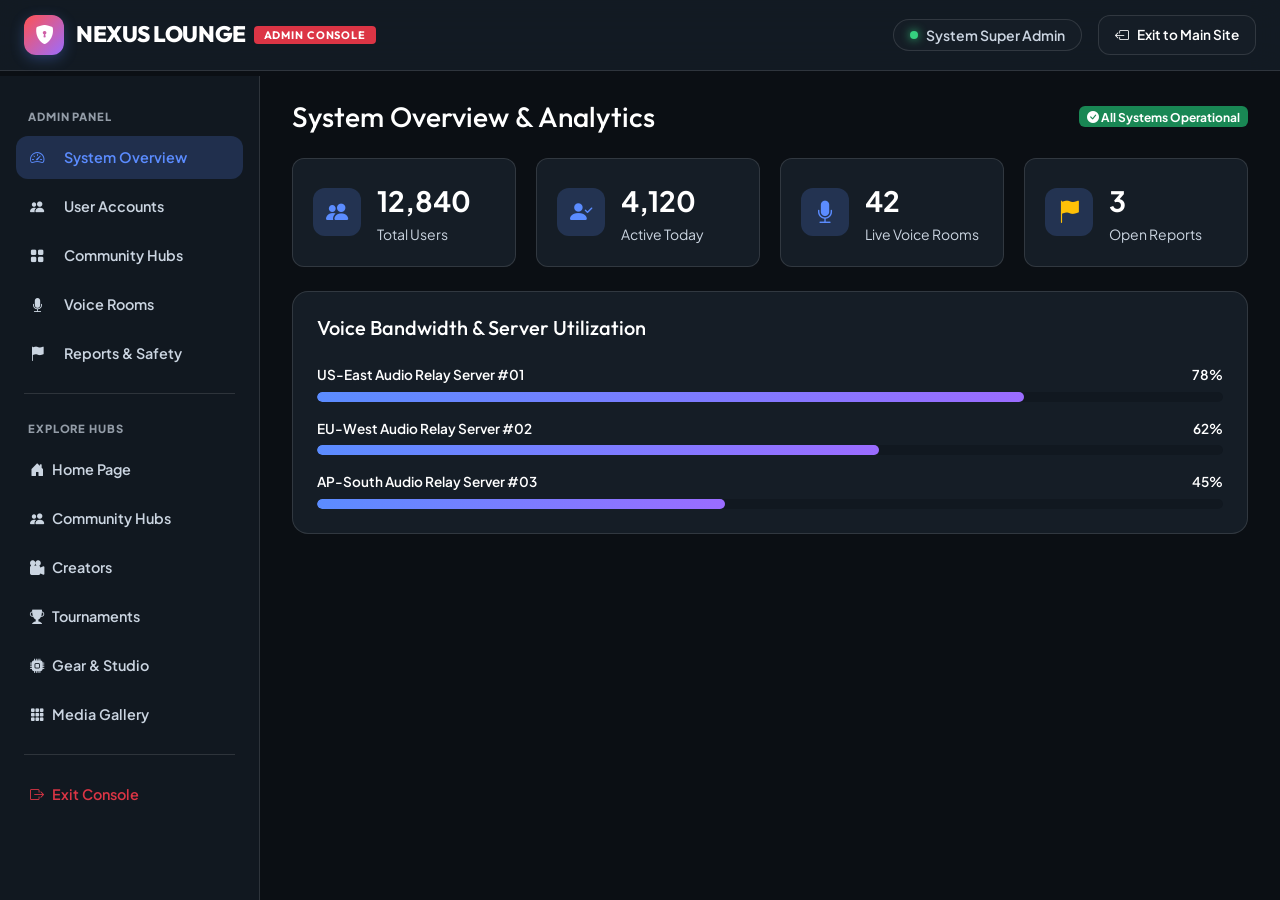
<file: admin.html>
<!DOCTYPE html>
<html lang="en" data-theme="dark">
<head>
  <meta charset="UTF-8">
  <meta name="viewport" content="width=device-width, initial-scale=1.0">
  <title>Admin Management Portal — NEXUS LOUNGE</title>
  <meta name="description" content="NEXUS LOUNGE Admin Portal for user management, community moderation, voice room controls, and analytics.">

  <!-- Google Fonts -->
  <link rel="preconnect" href="https://fonts.googleapis.com">
  <link rel="preconnect" href="https://fonts.gstatic.com" crossorigin>
  <link href="https://fonts.googleapis.com/css2?family=Outfit:wght@500;600;700;800&family=Plus+Jakarta+Sans:wght@400;500;600;700&display=swap" rel="stylesheet">

  <!-- Bootstrap 5 CDN & Icons -->
  <link href="https://cdn.jsdelivr.net/npm/bootstrap@5.3.2/dist/css/bootstrap.min.css" rel="stylesheet">
  <link href="https://cdn.jsdelivr.net/npm/bootstrap-icons@1.11.1/font/bootstrap-icons.css" rel="stylesheet">

  <!-- Core Custom Stylesheet -->
  <link rel="stylesheet" href="assets/css/style.css">
  <!-- Favicon & Brand Icons -->
  <link rel="icon" type="image/svg+xml" href="assets/images/favicon.svg">
  <link rel="shortcut icon" href="assets/images/favicon.svg">
  <link rel="apple-touch-icon" href="assets/images/favicon.svg">
</head>
<body class="portal-body">

  <!-- NAVBAR -->
  <!-- ==================== DEDICATED ADMIN HEADER ==================== -->
  <header class="nexus-navbar admin-navbar">
    <div class="container-fluid px-3 px-md-4 d-flex align-items-center justify-content-between py-2" style="min-height: 70px;">
      <!-- Brand Logo Moved Far Left -->
      <a href="index.html" class="brand-logo me-auto">
        <div class="brand-icon" style="background: linear-gradient(135deg, #FF5252, #9B6CFF);">
          <i class="bi bi-shield-lock-fill"></i>
        </div>
        <span class="d-flex align-items-center gap-2">
          <span style="font-weight: 800; letter-spacing: -0.02em;">NEXUS LOUNGE</span>
          <span class="badge bg-danger text-white text-uppercase d-none d-sm-inline-block" style="font-size: 0.68rem; letter-spacing: 0.08em; padding: 4px 10px; border-radius: 4px;">ADMIN CONSOLE</span>
        </span>
      </a>

      <!-- Right Side Actions -->
      <div class="d-flex align-items-center gap-3">
        <!-- Desktop Only Badge & Exit Button -->
        <div class="d-none d-lg-flex align-items-center gap-2 px-3 py-1 rounded-pill" style="background: var(--bg-card); border: 1px solid var(--border-subtle);">
          <span class="live-dot-pulse" style="background: var(--status-live);"></span>
          <span class="small fw-semibold text-muted">System Super Admin</span>
        </div>

        <a href="index.html" class="btn-nexus-secondary btn-sm d-none d-lg-flex align-items-center gap-2">
          <i class="bi bi-box-arrow-left"></i>
          <span>Exit to Main Site</span>
        </a>

        <!-- Mobile & Tablet Hamburger Button -->
        <button id="mobileToggleBtn" class="mobile-toggle-btn d-lg-none ms-2" aria-label="Open admin navigation menu">
          <i class="bi bi-list"></i>
        </button>
      </div>
    </div>

    <!-- Mobile & Tablet Navigation Overlay -->
    <div id="mobileNavOverlay" class="mobile-nav-overlay">
      <div class="mobile-menu-container">
        <div class="sidebar-section-title text-accent mb-2">SYSTEM CONSOLE</div>
        <div class="mobile-nav-item-link admin-nav-item active" data-tab="overview">
          <i class="bi bi-speedometer2 me-2 text-danger"></i> Console Overview
        </div>
        <div class="mobile-nav-item-link admin-nav-item" data-tab="users">
          <i class="bi bi-people-fill me-2 text-primary"></i> User Management
        </div>
        <div class="mobile-nav-item-link admin-nav-item" data-tab="hubs">
          <i class="bi bi-grid-fill me-2 text-purple"></i> Community Hubs
        </div>
        <div class="mobile-nav-item-link admin-nav-item" data-tab="voice">
          <i class="bi bi-mic-fill me-2 text-success"></i> Voice Moderator
        </div>
        <div class="mobile-nav-item-link admin-nav-item" data-tab="reports">
          <i class="bi bi-shield-exclamation me-2 text-warning"></i> Safety Reports
        </div>

        <div class="sidebar-divider my-3"></div>

        <div class="sidebar-section-title text-accent mb-2">PLATFORM LINKS</div>
        <a href="index.html" class="mobile-nav-item-link"><i class="bi bi-house-door-fill me-2 text-primary"></i> Home Page</a>
        <a href="dashboard.html" class="mobile-nav-item-link"><i class="bi bi-speedometer2 me-2 text-info"></i> Member Dashboard</a>
      </div>

      <div class="mobile-nav-actions mt-4">
        <a href="index.html" class="btn-nexus-secondary w-100 text-center py-3 fs-6 d-flex align-items-center justify-content-center gap-2">
          <i class="bi bi-box-arrow-left"></i> Exit to Main Site
        </a>
      </div>
    </div>
  </header>

  <main>
    <div class="admin-layout">
      <!-- ADMIN SIDEBAR -->
            <!-- ADMIN SIDEBAR -->
      <aside class="admin-sidebar">
        <div class="sidebar-section-title">ADMIN PANEL</div>
        <div class="admin-nav-item active" data-tab="overview">
          <i class="bi bi-speedometer2 me-2"></i> System Overview
        </div>
        <div class="admin-nav-item" data-tab="users">
          <i class="bi bi-people-fill me-2"></i> User Accounts
        </div>
        <div class="admin-nav-item" data-tab="communities">
          <i class="bi bi-grid-fill me-2"></i> Community Hubs
        </div>
        <div class="admin-nav-item" data-tab="voicerooms">
          <i class="bi bi-mic-fill me-2"></i> Voice Rooms
        </div>
        <div class="admin-nav-item" data-tab="reports">
          <i class="bi bi-flag-fill me-2"></i> Reports & Safety
        </div>

        <div class="sidebar-divider"></div>

        <div class="sidebar-section-title">EXPLORE HUBS</div>
        <a href="index.html" class="admin-nav-link">
          <i class="bi bi-house-door-fill me-2"></i> Home Page
        </a>
        <a href="community.html" class="admin-nav-link">
          <i class="bi bi-people-fill me-2"></i> Community Hubs
        </a>
        <a href="creators.html" class="admin-nav-link">
          <i class="bi bi-camera-reels-fill me-2"></i> Creators
        </a>
        <a href="events.html" class="admin-nav-link">
          <i class="bi bi-trophy-fill me-2"></i> Tournaments
        </a>
        <a href="gear-studio.html" class="admin-nav-link">
          <i class="bi bi-cpu-fill me-2"></i> Gear & Studio
        </a>
        <a href="gallery.html" class="admin-nav-link">
          <i class="bi bi-grid-3x3-gap-fill me-2"></i> Media Gallery
        </a>

        <div class="sidebar-divider"></div>

        <a href="index.html" class="admin-nav-link text-danger">
          <i class="bi bi-box-arrow-right me-2"></i> Exit Console
        </a>
      </aside>

      <!-- ADMIN CONTENT AREA -->
      <section class="admin-content-area">
        <!-- TAB 1: OVERVIEW -->
        <div id="adminTab-overview" class="admin-tab-section">
          <div class="d-flex align-items-center justify-content-between mb-4">
            <h1 class="h3 mb-0">System Overview & Analytics</h1>
            <span class="badge bg-success"><i class="bi bi-check-circle-fill"></i> All Systems Operational</span>
          </div>

          <!-- Metrics Grid -->
          <div class="dash-stat-grid mb-4">
            <div class="dash-stat-card">
              <div class="dash-stat-icon"><i class="bi bi-people-fill"></i></div>
              <div>
                <div class="fs-3 fw-bold font-heading">12,840</div>
                <div class="small text-muted">Total Users</div>
              </div>
            </div>
            <div class="dash-stat-card">
              <div class="dash-stat-icon"><i class="bi bi-person-check-fill"></i></div>
              <div>
                <div class="fs-3 fw-bold font-heading">4,120</div>
                <div class="small text-muted">Active Today</div>
              </div>
            </div>
            <div class="dash-stat-card">
              <div class="dash-stat-icon"><i class="bi bi-mic-fill"></i></div>
              <div>
                <div class="fs-3 fw-bold font-heading">42</div>
                <div class="small text-muted">Live Voice Rooms</div>
              </div>
            </div>
            <div class="dash-stat-card">
              <div class="dash-stat-icon"><i class="bi bi-flag-fill text-warning"></i></div>
              <div>
                <div class="fs-3 fw-bold font-heading">3</div>
                <div class="small text-muted">Open Reports</div>
              </div>
            </div>
          </div>

          <!-- Pure CSS Charts & Stats -->
          <div class="nexus-card p-4">
            <h2 class="h5 mb-4">Voice Bandwidth & Server Utilization</h2>
            <div class="css-stat-bar-group">
              <div class="stat-bar-row">
                <div class="stat-bar-header">
                  <span>US-East Audio Relay Server #01</span>
                  <span>78%</span>
                </div>
                <div class="stat-bar-track">
                  <div class="stat-bar-fill" style="width: 78%;"></div>
                </div>
              </div>

              <div class="stat-bar-row">
                <div class="stat-bar-header">
                  <span>EU-West Audio Relay Server #02</span>
                  <span>62%</span>
                </div>
                <div class="stat-bar-track">
                  <div class="stat-bar-fill" style="width: 62%;"></div>
                </div>
              </div>

              <div class="stat-bar-row">
                <div class="stat-bar-header">
                  <span>AP-South Audio Relay Server #03</span>
                  <span>45%</span>
                </div>
                <div class="stat-bar-track">
                  <div class="stat-bar-fill" style="width: 45%;"></div>
                </div>
              </div>
            </div>
          </div>
        </div>

        <!-- TAB 2: USERS TABLE -->
        <div id="adminTab-users" class="admin-tab-section" style="display: none;">
          <h1 class="h3 mb-4">User Account Management</h1>
          <div class="table-responsive-wrapper">
            <table class="nexus-table">
              <thead>
                <tr>
                  <th>User</th>
                  <th>Email</th>
                  <th>Role</th>
                  <th>Status</th>
                  <th>Joined</th>
                  <th>Actions</th>
                </tr>
              </thead>
              <tbody>
                <tr>
                  <td>
                    <div class="d-flex align-items-center gap-2">
                      <img src="assets/images/10.jpg" alt="Alex" style="width: 32px; height: 32px; border-radius: 50%;">
                      <span class="fw-semibold">Alex Mercer</span>
                    </div>
                  </td>
                  <td>alex@nexuslounge.gg</td>
                  <td><span class="badge bg-primary">Creator</span></td>
                  <td><span class="badge bg-success">Active</span></td>
                  <td>Oct 2026</td>
                  <td>
                    <button class="btn-nexus-outline btn-sm js-admin-suspend me-1">Suspend</button>
                    <button class="btn-nexus-outline btn-sm text-danger js-admin-delete">Delete</button>
                  </td>
                </tr>
                <tr>
                  <td>
                    <div class="d-flex align-items-center gap-2">
                      <img src="assets/images/37.jpg" alt="Elena" style="width: 32px; height: 32px; border-radius: 50%;">
                      <span class="fw-semibold">Elena Rostova</span>
                    </div>
                  </td>
                  <td>elena@nexuslounge.gg</td>
                  <td><span class="badge bg-purple" style="background-color: var(--accent-secondary);">Photographer</span></td>
                  <td><span class="badge bg-success">Active</span></td>
                  <td>Oct 2026</td>
                  <td>
                    <button class="btn-nexus-outline btn-sm js-admin-suspend me-1">Suspend</button>
                    <button class="btn-nexus-outline btn-sm text-danger js-admin-delete">Delete</button>
                  </td>
                </tr>
                <tr>
                  <td>
                    <div class="d-flex align-items-center gap-2">
                      <img src="assets/images/44.jpg" alt="Marcus" style="width: 32px; height: 32px; border-radius: 50%;">
                      <span class="fw-semibold">Marcus Vance</span>
                    </div>
                  </td>
                  <td>marcus@nexuslounge.gg</td>
                  <td><span class="badge bg-info">Esports Caster</span></td>
                  <td><span class="badge bg-success">Active</span></td>
                  <td>Oct 2026</td>
                  <td>
                    <button class="btn-nexus-outline btn-sm js-admin-suspend me-1">Suspend</button>
                    <button class="btn-nexus-outline btn-sm text-danger js-admin-delete">Delete</button>
                  </td>
                </tr>
              </tbody>
            </table>
          </div>
        </div>

        <!-- TAB 3: COMMUNITIES -->
        <div id="adminTab-communities" class="admin-tab-section" style="display: none;">
          <h1 class="h3 mb-4">Community Hub Controls</h1>
          <div class="table-responsive-wrapper">
            <table class="nexus-table">
              <thead>
                <tr>
                  <th>Community</th>
                  <th>Members</th>
                  <th>Status</th>
                  <th>Actions</th>
                </tr>
              </thead>
              <tbody>
                <tr>
                  <td class="fw-semibold">Vanguard FPS Tactical Hub</td>
                  <td>4,210</td>
                  <td><span class="badge bg-success">Active</span></td>
                  <td>
                    <button class="btn-nexus-outline btn-sm me-1" onclick="showToast('Community edited', 'info')">Edit</button>
                    <button class="btn-nexus-outline btn-sm text-danger js-admin-delete">Disable</button>
                  </td>
                </tr>
                <tr>
                  <td class="fw-semibold">Aetheria RPG Realm</td>
                  <td>3,840</td>
                  <td><span class="badge bg-success">Active</span></td>
                  <td>
                    <button class="btn-nexus-outline btn-sm me-1" onclick="showToast('Community edited', 'info')">Edit</button>
                    <button class="btn-nexus-outline btn-sm text-danger js-admin-delete">Disable</button>
                  </td>
                </tr>
              </tbody>
            </table>
          </div>
        </div>

        <!-- TAB 4: VOICE ROOMS -->
        <div id="adminTab-voicerooms" class="admin-tab-section" style="display: none;">
          <h1 class="h3 mb-4">Live Voice Room Moderation</h1>
          <div class="table-responsive-wrapper">
            <table class="nexus-table">
              <thead>
                <tr>
                  <th>Room Title</th>
                  <th>Host</th>
                  <th>Participants</th>
                  <th>Actions</th>
                </tr>
              </thead>
              <tbody>
                <tr>
                  <td class="fw-semibold">Late Night Squad Lounge</td>
                  <td>@valkyrie_fps</td>
                  <td>24 Members</td>
                  <td>
                    <button class="btn-nexus-outline btn-sm me-1" onclick="showToast('Muted channel participants', 'info')">Mute All</button>
                    <button class="btn-nexus-primary btn-sm bg-danger border-danger js-admin-delete">Close Room</button>
                  </td>
                </tr>
                <tr>
                  <td class="fw-semibold">Creator Acoustic Studio</td>
                  <td>@pixelpro_photo</td>
                  <td>36 Members</td>
                  <td>
                    <button class="btn-nexus-outline btn-sm me-1" onclick="showToast('Muted channel participants', 'info')">Mute All</button>
                    <button class="btn-nexus-primary btn-sm bg-danger border-danger js-admin-delete">Close Room</button>
                  </td>
                </tr>
              </tbody>
            </table>
          </div>
        </div>

        <!-- TAB 5: REPORTS -->
        <div id="adminTab-reports" class="admin-tab-section" style="display: none;">
          <h1 class="h3 mb-4">Safety & Report Queue</h1>
          <div class="nexus-card p-4 mb-3">
            <div class="d-flex align-items-center justify-content-between flex-wrap gap-2">
              <div>
                <span class="badge bg-warning text-dark mb-1">Report #1042</span>
                <h3 class="h6 mb-1">Spam behavior in Voice Lounge</h3>
                <p class="small text-muted mb-0">Reported User: @unknown_gamer • Reason: Excessive audio noise in Squad Lounge</p>
              </div>
              <div class="d-flex gap-2">
                <button class="btn-nexus-primary btn-sm" onclick="showToast('Report resolved', 'success')">Resolve</button>
                <button class="btn-nexus-outline btn-sm" onclick="showToast('Report dismissed', 'info')">Dismiss</button>
              </div>
            </div>
          </div>
        </div>
      </section>
    </div>
  </main>

  <script src="https://cdn.jsdelivr.net/npm/bootstrap@5.3.2/dist/js/bootstrap.bundle.min.js"></script>
  <script src="assets/js/main.js"></script>
  </body>
</html>
</file>
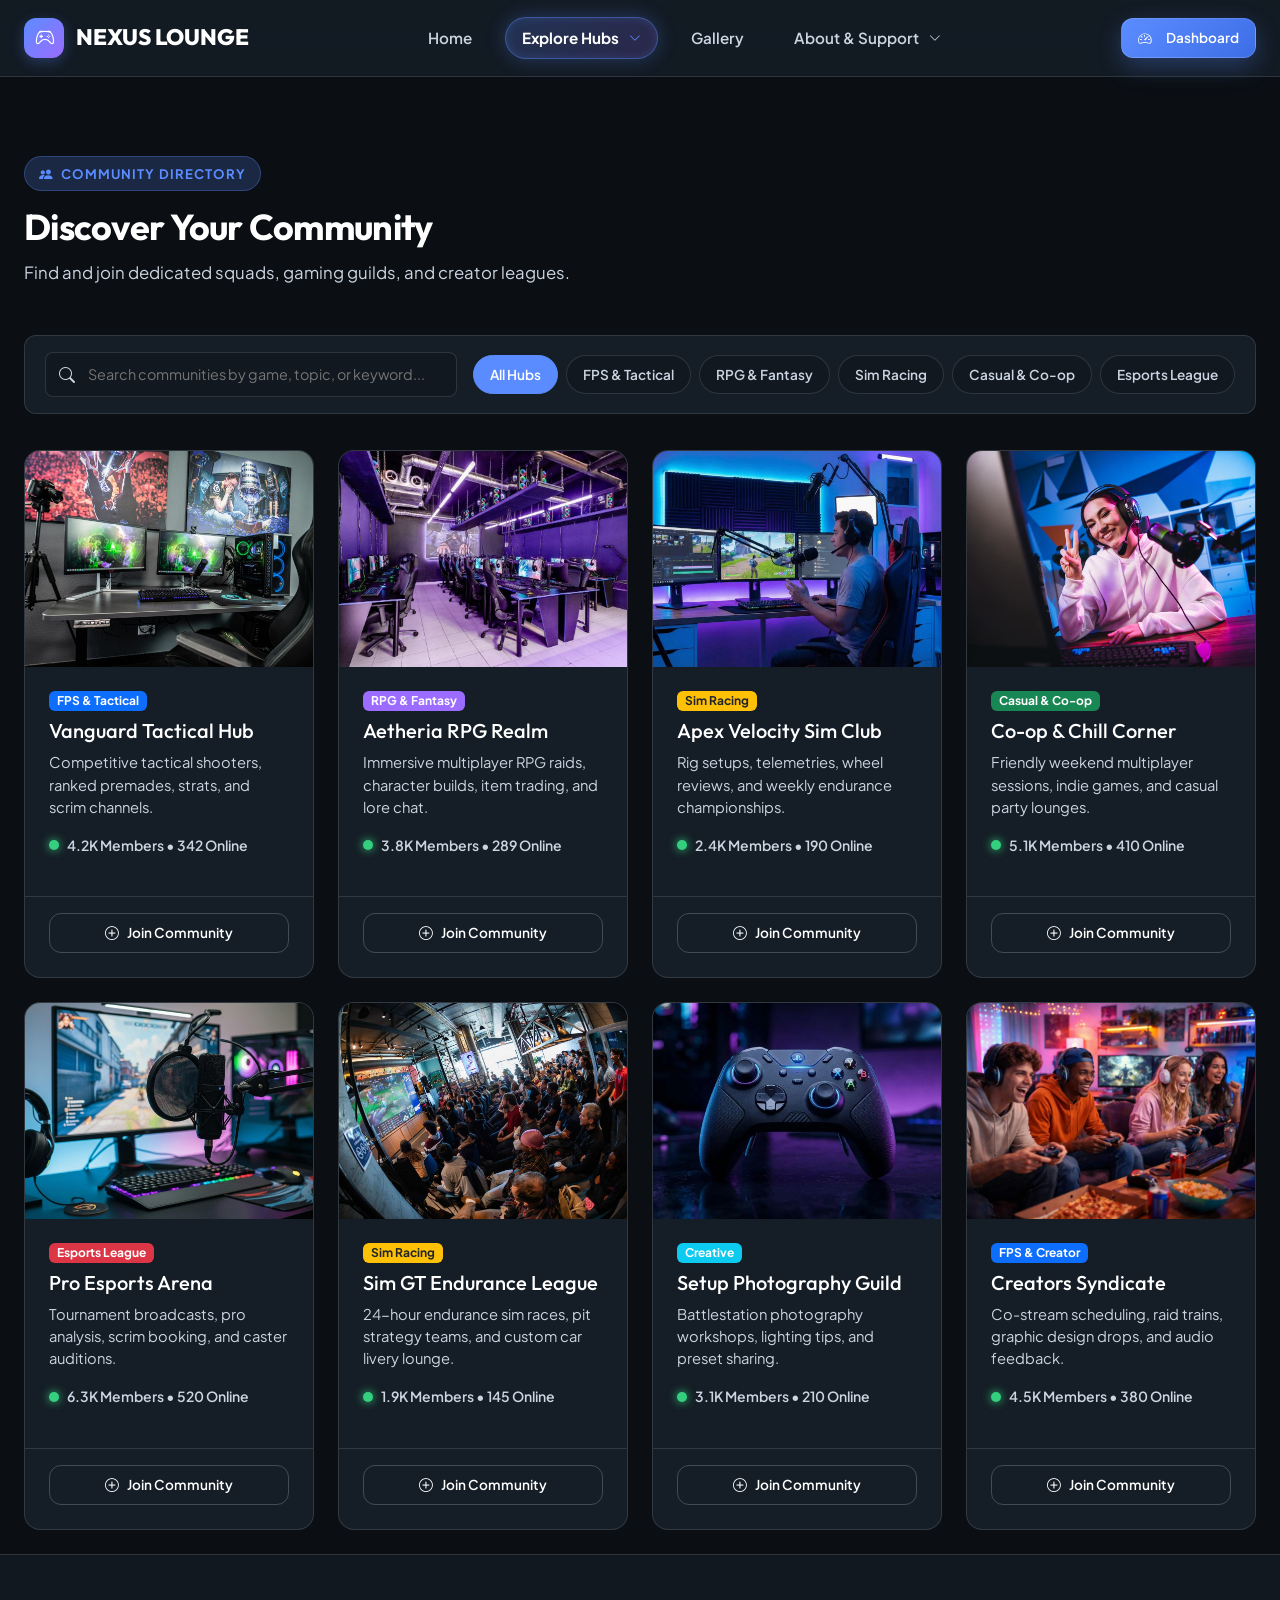
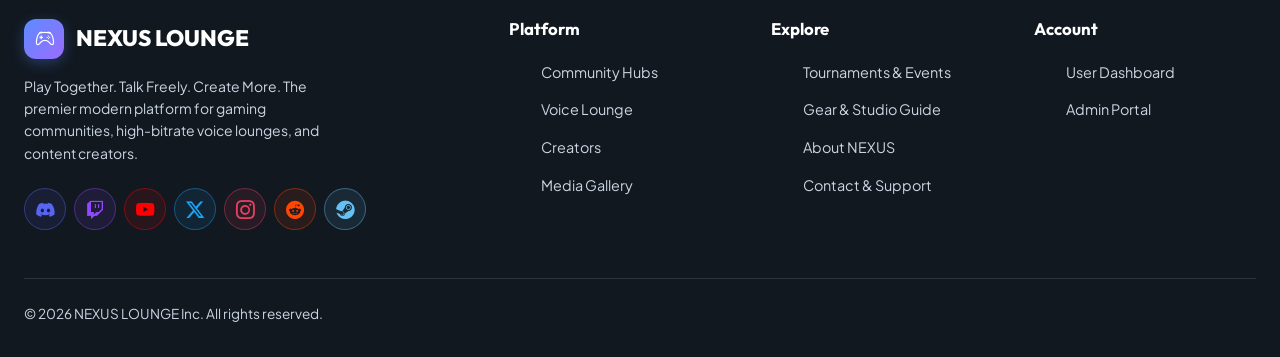
<file: community.html>
<!DOCTYPE html>
<html lang="en" data-theme="dark">
<head>
  <meta charset="UTF-8">
  <meta name="viewport" content="width=device-width, initial-scale=1.0">
  <title>Community Hubs — NEXUS LOUNGE</title>
  <meta name="description" content="Discover gaming communities, join active gaming hubs, tactical FPS squads, RPG realms, and sim racing leagues on NEXUS LOUNGE.">

  <!-- Google Fonts -->
  <link rel="preconnect" href="https://fonts.googleapis.com">
  <link rel="preconnect" href="https://fonts.gstatic.com" crossorigin>
  <link href="https://fonts.googleapis.com/css2?family=Outfit:wght@500;600;700;800&family=Plus+Jakarta+Sans:wght@400;500;600;700&display=swap" rel="stylesheet">

  <!-- Bootstrap 5 CDN & Icons -->
  <link href="https://cdn.jsdelivr.net/npm/bootstrap@5.3.2/dist/css/bootstrap.min.css" rel="stylesheet">
  <link href="https://cdn.jsdelivr.net/npm/bootstrap-icons@1.11.1/font/bootstrap-icons.css" rel="stylesheet">

  <!-- Core Custom Stylesheet -->
  <link rel="stylesheet" href="assets/css/style.css">
  <!-- Favicon & Brand Icons -->
  <link rel="icon" type="image/svg+xml" href="assets/images/favicon.svg">
  <link rel="shortcut icon" href="assets/images/favicon.svg">
  <link rel="apple-touch-icon" href="assets/images/favicon.svg">
</head>
<body>

  <!-- NAVBAR -->
    <header class="nexus-navbar">
    <div class="nexus-container navbar-container">
      <a href="index.html" class="brand-logo">
        <div class="brand-icon">
          <i class="bi bi-controller"></i>
        </div>
        <span>NEXUS LOUNGE</span>
      </a>

      <ul class="nav-menu-desktop">
        <li><a href="index.html" class="nav-link-item">Home</a></li>

        <li class="nav-item-dropdown">
          <a href="community.html" class="nav-link-item active">
            Explore Hubs <i class="bi bi-chevron-down ms-1" style="font-size: 0.75rem;"></i>
          </a>
          <div class="nexus-dropdown-menu">
            <a href="community.html" class="dropdown-item-link">
              <div class="dropdown-item-icon"><i class="bi bi-people-fill"></i></div>
              <div>
                <div class="dropdown-item-title">Community Hubs</div>
                <div class="dropdown-item-sub">Connect with squads & forums</div>
              </div>
            </a>
            <a href="voice-lounge.html" class="dropdown-item-link">
              <div class="dropdown-item-icon"><i class="bi bi-mic-fill"></i></div>
              <div>
                <div class="dropdown-item-title">Voice Lounge</div>
                <div class="dropdown-item-sub">Live low-latency channels</div>
              </div>
            </a>
            <a href="creators.html" class="dropdown-item-link">
              <div class="dropdown-item-icon"><i class="bi bi-camera-reels-fill"></i></div>
              <div>
                <div class="dropdown-item-title">Creators & Media</div>
                <div class="dropdown-item-sub">Streamers, clips & photography</div>
              </div>
            </a>
            <a href="events.html" class="dropdown-item-link">
              <div class="dropdown-item-icon"><i class="bi bi-trophy-fill"></i></div>
              <div>
                <div class="dropdown-item-title">Events & Esports</div>
                <div class="dropdown-item-sub">Live tournaments & showcases</div>
              </div>
            </a>
            <a href="gear-studio.html" class="dropdown-item-link">
              <div class="dropdown-item-icon"><i class="bi bi-cpu-fill"></i></div>
              <div>
                <div class="dropdown-item-title">Gear & Studio</div>
                <div class="dropdown-item-sub">Battlestation setups & hardware</div>
              </div>
            </a>
          </div>
        </li>

        <li><a href="gallery.html" class="nav-link-item">Gallery</a></li>

        <li class="nav-item-dropdown">
          <a href="about.html" class="nav-link-item">
            About & Support <i class="bi bi-chevron-down ms-1" style="font-size: 0.75rem;"></i>
          </a>
          <div class="nexus-dropdown-menu">
            <a href="about.html" class="dropdown-item-link">
              <div class="dropdown-item-icon"><i class="bi bi-info-circle-fill"></i></div>
              <div>
                <div class="dropdown-item-title">About NEXUS</div>
                <div class="dropdown-item-sub">Our mission & gaming platform</div>
              </div>
            </a>
            <a href="contact.html" class="dropdown-item-link">
              <div class="dropdown-item-icon"><i class="bi bi-envelope-fill"></i></div>
              <div>
                <div class="dropdown-item-title">Contact Support</div>
                <div class="dropdown-item-sub">Help desk & member inquiries</div>
              </div>
            </a>
            <a href="dashboard.html" class="dropdown-item-link">
              <div class="dropdown-item-icon"><i class="bi bi-speedometer2"></i></div>
              <div>
                <div class="dropdown-item-title">Member Dashboard</div>
                <div class="dropdown-item-sub">Squad stats & activity hub</div>
              </div>
            </a>
            <a href="admin.html" class="dropdown-item-link">
              <div class="dropdown-item-icon"><i class="bi bi-shield-lock-fill"></i></div>
              <div>
                <div class="dropdown-item-title">Admin Console</div>
                <div class="dropdown-item-sub">System & moderation panel</div>
              </div>
            </a>
          </div>
        </li>
      </ul>

      <div class="nav-actions-desktop">
        <a href="dashboard.html" class="btn-nexus-primary btn-sm">
          <i class="bi bi-speedometer2 me-1"></i> Dashboard
        </a>
      </div>

      <button id="mobileToggleBtn" class="mobile-toggle-btn" aria-label="Open navigation menu">
        <i class="bi bi-list"></i>
      </button>
    </div>

        <div id="mobileNavOverlay" class="mobile-nav-overlay">
      <div class="mobile-menu-container">
        
        <!-- ITEM 1: HOME -->
        <a href="index.html" class="mobile-nav-item-link">
          <i class="bi bi-house-door-fill me-2 text-primary"></i> Home
        </a>

        <!-- ITEM 2: EXPLORE HUBS (ACCORDION DROPDOWN) -->
        <div class="mobile-dropdown-group">
          <button class="mobile-dropdown-toggle" type="button">
            <span><i class="bi bi-compass-fill me-2 text-purple"></i> Explore Hubs</span>
            <i class="bi bi-chevron-down toggle-arrow"></i>
          </button>
          <div class="mobile-dropdown-content">
            <a href="community.html" class="mobile-sublink-card">
              <div class="sublink-icon"><i class="bi bi-people-fill text-primary"></i></div>
              <div>
                <div class="sublink-title">Community Hubs</div>
                <div class="sublink-desc">Connect with squads & forums</div>
              </div>
            </a>
            <a href="voice-lounge.html" class="mobile-sublink-card">
              <div class="sublink-icon"><i class="bi bi-mic-fill text-purple"></i></div>
              <div>
                <div class="sublink-title">Voice Lounge</div>
                <div class="sublink-desc">Live low-latency channels</div>
              </div>
            </a>
            <a href="creators.html" class="mobile-sublink-card">
              <div class="sublink-icon"><i class="bi bi-camera-reels-fill text-warning"></i></div>
              <div>
                <div class="sublink-title">Creators & Media</div>
                <div class="sublink-desc">Streamers, clips & photography</div>
              </div>
            </a>
            <a href="events.html" class="mobile-sublink-card">
              <div class="sublink-icon"><i class="bi bi-trophy-fill text-success"></i></div>
              <div>
                <div class="sublink-title">Events & Esports</div>
                <div class="sublink-desc">Live tournaments & showcases</div>
              </div>
            </a>
            <a href="gear-studio.html" class="mobile-sublink-card">
              <div class="sublink-icon"><i class="bi bi-cpu-fill text-info"></i></div>
              <div>
                <div class="sublink-title">Gear & Studio</div>
                <div class="sublink-desc">Battlestation setups & hardware</div>
              </div>
            </a>
          </div>
        </div>

        <!-- ITEM 3: GALLERY -->
        <a href="gallery.html" class="mobile-nav-item-link">
          <i class="bi bi-images me-2 text-info"></i> Gallery
        </a>

        <!-- ITEM 4: ABOUT & SUPPORT (ACCORDION DROPDOWN) -->
        <div class="mobile-dropdown-group">
          <button class="mobile-dropdown-toggle" type="button">
            <span><i class="bi bi-info-circle-fill me-2 text-warning"></i> About & Support</span>
            <i class="bi bi-chevron-down toggle-arrow"></i>
          </button>
          <div class="mobile-dropdown-content">
            <a href="about.html" class="mobile-sublink-card">
              <div class="sublink-icon"><i class="bi bi-info-circle-fill text-primary"></i></div>
              <div>
                <div class="sublink-title">About NEXUS</div>
                <div class="sublink-desc">Our mission & gaming platform</div>
              </div>
            </a>
            <a href="contact.html" class="mobile-sublink-card">
              <div class="sublink-icon"><i class="bi bi-envelope-fill text-success"></i></div>
              <div>
                <div class="sublink-title">Contact Support</div>
                <div class="sublink-desc">Help desk & member inquiries</div>
              </div>
            </a>
            <a href="dashboard.html" class="mobile-sublink-card">
              <div class="sublink-icon"><i class="bi bi-speedometer2 text-info"></i></div>
              <div>
                <div class="sublink-title">Member Dashboard</div>
                <div class="sublink-desc">Squad stats & activity hub</div>
              </div>
            </a>
            <a href="admin.html" class="mobile-sublink-card">
              <div class="sublink-icon"><i class="bi bi-shield-lock-fill text-danger"></i></div>
              <div>
                <div class="sublink-title">Admin Console</div>
                <div class="sublink-desc">System & moderation panel</div>
              </div>
            </a>
          </div>
        </div>
      </div>

      <div class="mobile-nav-actions">
        <a href="dashboard.html" class="btn-nexus-primary w-100 text-center py-3 fs-6">
          <i class="bi bi-speedometer2 me-2"></i> Launch Member Dashboard
        </a>
      </div>
    </div>
  </header>

  <main>
    <!-- PAGE TITLE HEADER -->
    <section class="section-spacing pb-4">
      <div class="nexus-container">
        <div class="section-title-wrap">
          <div class="section-badge">
            <i class="bi bi-people-fill"></i>
            <span>COMMUNITY DIRECTORY</span>
          </div>
          <h1 class="section-heading">Discover Your Community</h1>
          <p class="section-subtext">Find and join dedicated squads, gaming guilds, and creator leagues.</p>
        </div>

        <!-- FILTER BAR -->
        <div class="filter-bar">
          <div class="search-input-wrap">
            <i class="bi bi-search"></i>
            <input type="text" id="nexusSearchInput" placeholder="Search communities by game, topic, or keyword...">
          </div>
          <div class="filter-pills-group">
            <button class="filter-pill active" data-category="all">All Hubs</button>
            <button class="filter-pill" data-category="fps">FPS & Tactical</button>
            <button class="filter-pill" data-category="rpg">RPG & Fantasy</button>
            <button class="filter-pill" data-category="racing">Sim Racing</button>
            <button class="filter-pill" data-category="casual">Casual & Co-op</button>
            <button class="filter-pill" data-category="esports">Esports League</button>
          </div>
        </div>

        <!-- COMMUNITY GRID -->
        <div class="nexus-grid-4" id="communityGrid">
          <!-- Card 1 -->
          <div class="nexus-card js-filter-card reveal-up" data-category="fps">
            <div class="nexus-card-img-wrap" style="aspect-ratio: 4/3;">
              <img src="assets/images/2.jpg" alt="Vanguard FPS Tactical Hub">
            </div>
            <div class="nexus-card-body">
              <span class="badge bg-primary mb-2" style="width: fit-content;">FPS & Tactical</span>
              <h3 class="h5 mb-2">Vanguard Tactical Hub</h3>
              <p class="text-muted small mb-3">Competitive tactical shooters, ranked premades, strats, and scrim channels.</p>
              <div class="d-flex align-items-center gap-2 mb-3 mt-auto">
                <span class="status-dot live"></span>
                <span class="small text-muted fw-semibold">4.2K Members • 342 Online</span>
              </div>
            </div>
            <div class="nexus-card-footer">
              <button class="btn-nexus-outline btn-sm w-100 justify-content-center js-join-community-btn">
                <i class="bi bi-plus-circle"></i> Join Community
              </button>
            </div>
          </div>

          <!-- Card 2 -->
          <div class="nexus-card js-filter-card reveal-up" data-category="rpg">
            <div class="nexus-card-img-wrap" style="aspect-ratio: 4/3;">
              <img src="assets/images/3.jpg" alt="Aetheria RPG & MMO Realm">
            </div>
            <div class="nexus-card-body">
              <span class="badge bg-purple mb-2" style="background-color: var(--accent-secondary); width: fit-content;">RPG & Fantasy</span>
              <h3 class="h5 mb-2">Aetheria RPG Realm</h3>
              <p class="text-muted small mb-3">Immersive multiplayer RPG raids, character builds, item trading, and lore chat.</p>
              <div class="d-flex align-items-center gap-2 mb-3 mt-auto">
                <span class="status-dot live"></span>
                <span class="small text-muted fw-semibold">3.8K Members • 289 Online</span>
              </div>
            </div>
            <div class="nexus-card-footer">
              <button class="btn-nexus-outline btn-sm w-100 justify-content-center js-join-community-btn">
                <i class="bi bi-plus-circle"></i> Join Community
              </button>
            </div>
          </div>

          <!-- Card 3 -->
          <div class="nexus-card js-filter-card reveal-up" data-category="racing">
            <div class="nexus-card-img-wrap" style="aspect-ratio: 4/3;">
              <img src="assets/images/4.jpg" alt="Apex Velocity Sim Racing">
            </div>
            <div class="nexus-card-body">
              <span class="badge bg-warning text-dark mb-2" style="width: fit-content;">Sim Racing</span>
              <h3 class="h5 mb-2">Apex Velocity Sim Club</h3>
              <p class="text-muted small mb-3">Rig setups, telemetries, wheel reviews, and weekly endurance championships.</p>
              <div class="d-flex align-items-center gap-2 mb-3 mt-auto">
                <span class="status-dot live"></span>
                <span class="small text-muted fw-semibold">2.4K Members • 190 Online</span>
              </div>
            </div>
            <div class="nexus-card-footer">
              <button class="btn-nexus-outline btn-sm w-100 justify-content-center js-join-community-btn">
                <i class="bi bi-plus-circle"></i> Join Community
              </button>
            </div>
          </div>

          <!-- Card 4 -->
          <div class="nexus-card js-filter-card reveal-up" data-category="casual">
            <div class="nexus-card-img-wrap" style="aspect-ratio: 4/3;">
              <img src="assets/images/5.jpg" alt="Co-op & Chill Corner">
            </div>
            <div class="nexus-card-body">
              <span class="badge bg-success mb-2" style="width: fit-content;">Casual & Co-op</span>
              <h3 class="h5 mb-2">Co-op & Chill Corner</h3>
              <p class="text-muted small mb-3">Friendly weekend multiplayer sessions, indie games, and casual party lounges.</p>
              <div class="d-flex align-items-center gap-2 mb-3 mt-auto">
                <span class="status-dot live"></span>
                <span class="small text-muted fw-semibold">5.1K Members • 410 Online</span>
              </div>
            </div>
            <div class="nexus-card-footer">
              <button class="btn-nexus-outline btn-sm w-100 justify-content-center js-join-community-btn">
                <i class="bi bi-plus-circle"></i> Join Community
              </button>
            </div>
          </div>

          <!-- Card 5 -->
          <div class="nexus-card js-filter-card reveal-up" data-category="esports">
            <div class="nexus-card-img-wrap" style="aspect-ratio: 4/3;">
              <img src="assets/images/8.jpg" alt="Pro Esports Championship Hub">
            </div>
            <div class="nexus-card-body">
              <span class="badge bg-danger mb-2" style="width: fit-content;">Esports League</span>
              <h3 class="h5 mb-2">Pro Esports Arena</h3>
              <p class="text-muted small mb-3">Tournament broadcasts, pro analysis, scrim booking, and caster auditions.</p>
              <div class="d-flex align-items-center gap-2 mb-3 mt-auto">
                <span class="status-dot live"></span>
                <span class="small text-muted fw-semibold">6.3K Members • 520 Online</span>
              </div>
            </div>
            <div class="nexus-card-footer">
              <button class="btn-nexus-outline btn-sm w-100 justify-content-center js-join-community-btn">
                <i class="bi bi-plus-circle"></i> Join Community
              </button>
            </div>
          </div>

          <!-- Card 6 -->
          <div class="nexus-card js-filter-card reveal-up" data-category="racing">
            <div class="nexus-card-img-wrap" style="aspect-ratio: 4/3;">
              <img src="assets/images/26.jpg" alt="Sim Racing Endurance League">
            </div>
            <div class="nexus-card-body">
              <span class="badge bg-warning text-dark mb-2" style="width: fit-content;">Sim Racing</span>
              <h3 class="h5 mb-2">Sim GT Endurance League</h3>
              <p class="text-muted small mb-3">24-hour endurance sim races, pit strategy teams, and custom car livery lounge.</p>
              <div class="d-flex align-items-center gap-2 mb-3 mt-auto">
                <span class="status-dot live"></span>
                <span class="small text-muted fw-semibold">1.9K Members • 145 Online</span>
              </div>
            </div>
            <div class="nexus-card-footer">
              <button class="btn-nexus-outline btn-sm w-100 justify-content-center js-join-community-btn">
                <i class="bi bi-plus-circle"></i> Join Community
              </button>
            </div>
          </div>

          <!-- Card 7 -->
          <div class="nexus-card js-filter-card reveal-up" data-category="casual">
            <div class="nexus-card-img-wrap" style="aspect-ratio: 4/3;">
              <img src="assets/images/24.jpg" alt="Creator Photography Collective">
            </div>
            <div class="nexus-card-body">
              <span class="badge bg-info mb-2" style="width: fit-content;">Creative</span>
              <h3 class="h5 mb-2">Setup Photography Guild</h3>
              <p class="text-muted small mb-3">Battlestation photography workshops, lighting tips, and preset sharing.</p>
              <div class="d-flex align-items-center gap-2 mb-3 mt-auto">
                <span class="status-dot live"></span>
                <span class="small text-muted fw-semibold">3.1K Members • 210 Online</span>
              </div>
            </div>
            <div class="nexus-card-footer">
              <button class="btn-nexus-outline btn-sm w-100 justify-content-center js-join-community-btn">
                <i class="bi bi-plus-circle"></i> Join Community
              </button>
            </div>
          </div>

          <!-- Card 8 -->
          <div class="nexus-card js-filter-card reveal-up" data-category="fps">
            <div class="nexus-card-img-wrap" style="aspect-ratio: 4/3;">
              <img src="assets/images/25.jpg" alt="Streamers & Creators Syndicate">
            </div>
            <div class="nexus-card-body">
              <span class="badge bg-primary mb-2" style="width: fit-content;">FPS & Creator</span>
              <h3 class="h5 mb-2">Creators Syndicate</h3>
              <p class="text-muted small mb-3">Co-stream scheduling, raid trains, graphic design drops, and audio feedback.</p>
              <div class="d-flex align-items-center gap-2 mb-3 mt-auto">
                <span class="status-dot live"></span>
                <span class="small text-muted fw-semibold">4.5K Members • 380 Online</span>
              </div>
            </div>
            <div class="nexus-card-footer">
              <button class="btn-nexus-outline btn-sm w-100 justify-content-center js-join-community-btn">
                <i class="bi bi-plus-circle"></i> Join Community
              </button>
            </div>
          </div>
        </div>
      </div>
    </section>
  </main>

  <!-- FOOTER -->
  <footer class="nexus-footer">
    <div class="nexus-container">
      <div class="footer-grid">
        <div class="footer-col">
          <a href="index.html" class="brand-logo mb-3 d-inline-flex">
            <div class="brand-icon"><i class="bi bi-controller"></i></div>
            <span>NEXUS LOUNGE</span>
          </a>
          <p class="text-muted small mb-4" style="max-width: 320px;">
            Play Together. Talk Freely. Create More. The premier modern platform for gaming communities, high-bitrate voice lounges, and content creators.
          </p>
          <div class="footer-social-links d-flex align-items-center gap-2 mt-3">
            <a href="https://discord.com" target="_blank" class="footer-social-icon" aria-label="Discord"><i class="bi bi-discord"></i></a>
            <a href="https://twitch.tv" target="_blank" class="footer-social-icon" aria-label="Twitch"><i class="bi bi-twitch"></i></a>
            <a href="https://youtube.com" target="_blank" class="footer-social-icon" aria-label="YouTube"><i class="bi bi-youtube"></i></a>
            <a href="https://twitter.com" target="_blank" class="footer-social-icon" aria-label="Twitter"><i class="bi bi-twitter-x"></i></a>
            <a href="https://instagram.com" target="_blank" class="footer-social-icon" aria-label="Instagram"><i class="bi bi-instagram"></i></a>
            <a href="https://reddit.com" target="_blank" class="footer-social-icon" aria-label="Reddit"><i class="bi bi-reddit"></i></a>
            <a href="https://store.steampowered.com" target="_blank" class="footer-social-icon" aria-label="Steam"><i class="bi bi-steam"></i></a>
          </div>
        </div>
        <div class="footer-col">
          <h5>Platform</h5>
          <ul class="footer-links">
            <li><a href="community.html">Community Hubs</a></li>
            <li><a href="voice-lounge.html">Voice Lounge</a></li>
            <li><a href="creators.html">Creators</a></li>
            <li><a href="gallery.html">Media Gallery</a></li>
          </ul>
        </div>
        <div class="footer-col">
          <h5>Explore</h5>
          <ul class="footer-links">
            <li><a href="events.html">Tournaments & Events</a></li>
            <li><a href="gear-studio.html">Gear & Studio Guide</a></li>
            <li><a href="about.html">About NEXUS</a></li>
            <li><a href="contact.html">Contact & Support</a></li>
          </ul>
        </div>
        <div class="footer-col">
          <h5>Account</h5>
          <ul class="footer-links">
            <li><a href="dashboard.html">User Dashboard</a></li>
            <li><a href="admin.html">Admin Portal</a></li>
          </ul>
        </div>
      </div>
      <div class="footer-bottom">
        <div>&copy; 2026 NEXUS LOUNGE Inc. All rights reserved.</div>
      </div>
    </div>
  </footer>

  <script src="https://cdn.jsdelivr.net/npm/bootstrap@5.3.2/dist/js/bootstrap.bundle.min.js"></script>
  <script src="assets/js/main.js"></script>
  <!-- BACK TO TOP BUTTON -->
  <button id="backToTopBtn" class="back-to-top-btn" aria-label="Back to top">
    <i class="bi bi-arrow-up"></i>
  </button>
</body>
</html>
</file>
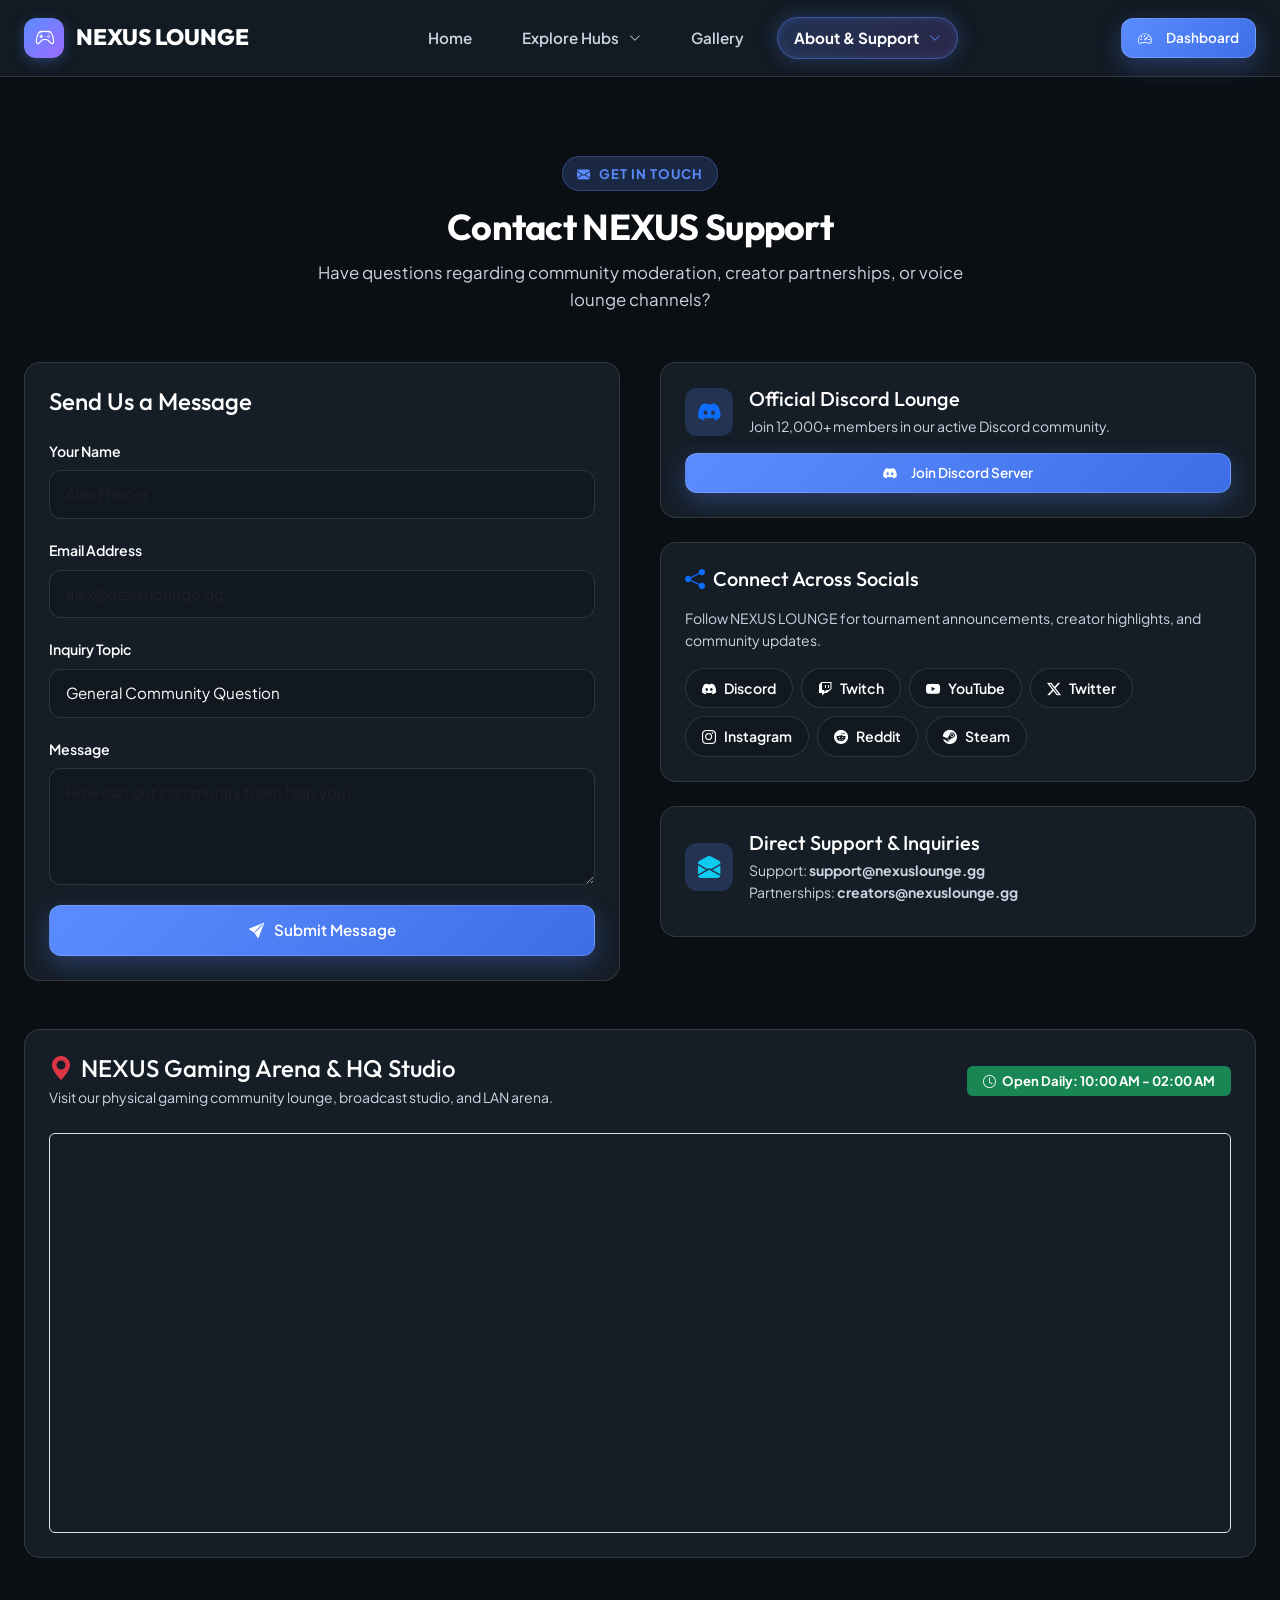
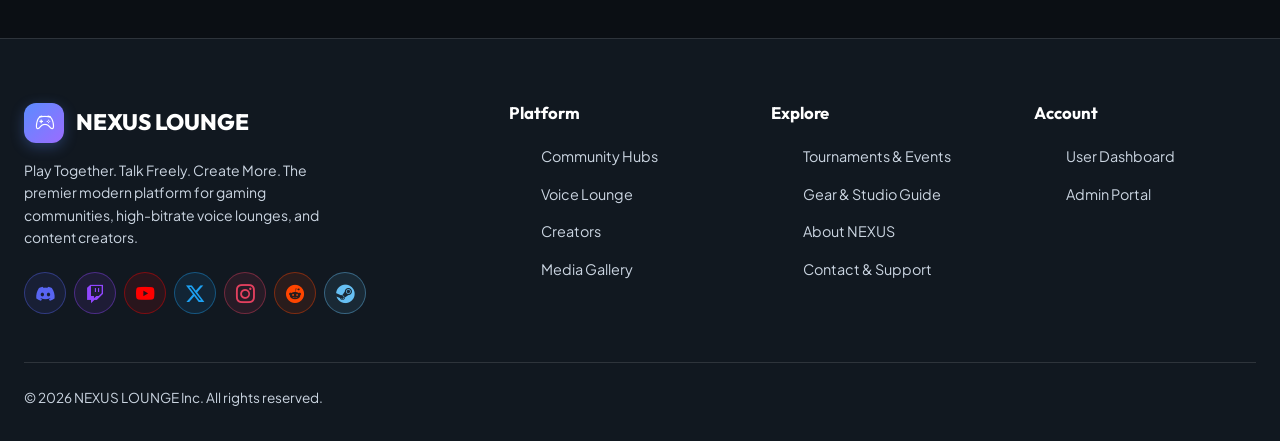
<file: contact.html>
<!DOCTYPE html>
<html lang="en" data-theme="dark">
<head>
  <meta charset="UTF-8">
  <meta name="viewport" content="width=device-width, initial-scale=1.0">
  <title>Contact Us — NEXUS LOUNGE</title>
  <meta name="description" content="Get in touch with NEXUS LOUNGE community team, request creator partnerships, or get technical voice channel support.">

  <!-- Google Fonts -->
  <link rel="preconnect" href="https://fonts.googleapis.com">
  <link rel="preconnect" href="https://fonts.gstatic.com" crossorigin>
  <link href="https://fonts.googleapis.com/css2?family=Outfit:wght@500;600;700;800&family=Plus+Jakarta+Sans:wght@400;500;600;700&display=swap" rel="stylesheet">

  <!-- Bootstrap 5 CDN & Icons -->
  <link href="https://cdn.jsdelivr.net/npm/bootstrap@5.3.2/dist/css/bootstrap.min.css" rel="stylesheet">
  <link href="https://cdn.jsdelivr.net/npm/bootstrap-icons@1.11.1/font/bootstrap-icons.css" rel="stylesheet">

  <!-- Core Custom Stylesheet -->
  <link rel="stylesheet" href="assets/css/style.css">
  <!-- Favicon & Brand Icons -->
  <link rel="icon" type="image/svg+xml" href="assets/images/favicon.svg">
  <link rel="shortcut icon" href="assets/images/favicon.svg">
  <link rel="apple-touch-icon" href="assets/images/favicon.svg">
</head>
<body>

  <!-- NAVBAR -->
    <header class="nexus-navbar">
    <div class="nexus-container navbar-container">
      <a href="index.html" class="brand-logo">
        <div class="brand-icon">
          <i class="bi bi-controller"></i>
        </div>
        <span>NEXUS LOUNGE</span>
      </a>

      <ul class="nav-menu-desktop">
        <li><a href="index.html" class="nav-link-item">Home</a></li>

        <li class="nav-item-dropdown">
          <a href="community.html" class="nav-link-item">
            Explore Hubs <i class="bi bi-chevron-down ms-1" style="font-size: 0.75rem;"></i>
          </a>
          <div class="nexus-dropdown-menu">
            <a href="community.html" class="dropdown-item-link">
              <div class="dropdown-item-icon"><i class="bi bi-people-fill"></i></div>
              <div>
                <div class="dropdown-item-title">Community Hubs</div>
                <div class="dropdown-item-sub">Connect with squads & forums</div>
              </div>
            </a>
            <a href="voice-lounge.html" class="dropdown-item-link">
              <div class="dropdown-item-icon"><i class="bi bi-mic-fill"></i></div>
              <div>
                <div class="dropdown-item-title">Voice Lounge</div>
                <div class="dropdown-item-sub">Live low-latency channels</div>
              </div>
            </a>
            <a href="creators.html" class="dropdown-item-link">
              <div class="dropdown-item-icon"><i class="bi bi-camera-reels-fill"></i></div>
              <div>
                <div class="dropdown-item-title">Creators & Media</div>
                <div class="dropdown-item-sub">Streamers, clips & photography</div>
              </div>
            </a>
            <a href="events.html" class="dropdown-item-link">
              <div class="dropdown-item-icon"><i class="bi bi-trophy-fill"></i></div>
              <div>
                <div class="dropdown-item-title">Events & Esports</div>
                <div class="dropdown-item-sub">Live tournaments & showcases</div>
              </div>
            </a>
            <a href="gear-studio.html" class="dropdown-item-link">
              <div class="dropdown-item-icon"><i class="bi bi-cpu-fill"></i></div>
              <div>
                <div class="dropdown-item-title">Gear & Studio</div>
                <div class="dropdown-item-sub">Battlestation setups & hardware</div>
              </div>
            </a>
          </div>
        </li>

        <li><a href="gallery.html" class="nav-link-item">Gallery</a></li>

        <li class="nav-item-dropdown">
          <a href="about.html" class="nav-link-item active">
            About & Support <i class="bi bi-chevron-down ms-1" style="font-size: 0.75rem;"></i>
          </a>
          <div class="nexus-dropdown-menu">
            <a href="about.html" class="dropdown-item-link">
              <div class="dropdown-item-icon"><i class="bi bi-info-circle-fill"></i></div>
              <div>
                <div class="dropdown-item-title">About NEXUS</div>
                <div class="dropdown-item-sub">Our mission & gaming platform</div>
              </div>
            </a>
            <a href="contact.html" class="dropdown-item-link">
              <div class="dropdown-item-icon"><i class="bi bi-envelope-fill"></i></div>
              <div>
                <div class="dropdown-item-title">Contact Support</div>
                <div class="dropdown-item-sub">Help desk & member inquiries</div>
              </div>
            </a>
            <a href="dashboard.html" class="dropdown-item-link">
              <div class="dropdown-item-icon"><i class="bi bi-speedometer2"></i></div>
              <div>
                <div class="dropdown-item-title">Member Dashboard</div>
                <div class="dropdown-item-sub">Squad stats & activity hub</div>
              </div>
            </a>
            <a href="admin.html" class="dropdown-item-link">
              <div class="dropdown-item-icon"><i class="bi bi-shield-lock-fill"></i></div>
              <div>
                <div class="dropdown-item-title">Admin Console</div>
                <div class="dropdown-item-sub">System & moderation panel</div>
              </div>
            </a>
          </div>
        </li>
      </ul>

      <div class="nav-actions-desktop">
        <a href="dashboard.html" class="btn-nexus-primary btn-sm">
          <i class="bi bi-speedometer2 me-1"></i> Dashboard
        </a>
      </div>

      <button id="mobileToggleBtn" class="mobile-toggle-btn" aria-label="Open navigation menu">
        <i class="bi bi-list"></i>
      </button>
    </div>

        <div id="mobileNavOverlay" class="mobile-nav-overlay">
      <div class="mobile-menu-container">
        
        <!-- ITEM 1: HOME -->
        <a href="index.html" class="mobile-nav-item-link">
          <i class="bi bi-house-door-fill me-2 text-primary"></i> Home
        </a>

        <!-- ITEM 2: EXPLORE HUBS (ACCORDION DROPDOWN) -->
        <div class="mobile-dropdown-group">
          <button class="mobile-dropdown-toggle" type="button">
            <span><i class="bi bi-compass-fill me-2 text-purple"></i> Explore Hubs</span>
            <i class="bi bi-chevron-down toggle-arrow"></i>
          </button>
          <div class="mobile-dropdown-content">
            <a href="community.html" class="mobile-sublink-card">
              <div class="sublink-icon"><i class="bi bi-people-fill text-primary"></i></div>
              <div>
                <div class="sublink-title">Community Hubs</div>
                <div class="sublink-desc">Connect with squads & forums</div>
              </div>
            </a>
            <a href="voice-lounge.html" class="mobile-sublink-card">
              <div class="sublink-icon"><i class="bi bi-mic-fill text-purple"></i></div>
              <div>
                <div class="sublink-title">Voice Lounge</div>
                <div class="sublink-desc">Live low-latency channels</div>
              </div>
            </a>
            <a href="creators.html" class="mobile-sublink-card">
              <div class="sublink-icon"><i class="bi bi-camera-reels-fill text-warning"></i></div>
              <div>
                <div class="sublink-title">Creators & Media</div>
                <div class="sublink-desc">Streamers, clips & photography</div>
              </div>
            </a>
            <a href="events.html" class="mobile-sublink-card">
              <div class="sublink-icon"><i class="bi bi-trophy-fill text-success"></i></div>
              <div>
                <div class="sublink-title">Events & Esports</div>
                <div class="sublink-desc">Live tournaments & showcases</div>
              </div>
            </a>
            <a href="gear-studio.html" class="mobile-sublink-card">
              <div class="sublink-icon"><i class="bi bi-cpu-fill text-info"></i></div>
              <div>
                <div class="sublink-title">Gear & Studio</div>
                <div class="sublink-desc">Battlestation setups & hardware</div>
              </div>
            </a>
          </div>
        </div>

        <!-- ITEM 3: GALLERY -->
        <a href="gallery.html" class="mobile-nav-item-link">
          <i class="bi bi-images me-2 text-info"></i> Gallery
        </a>

        <!-- ITEM 4: ABOUT & SUPPORT (ACCORDION DROPDOWN) -->
        <div class="mobile-dropdown-group">
          <button class="mobile-dropdown-toggle" type="button">
            <span><i class="bi bi-info-circle-fill me-2 text-warning"></i> About & Support</span>
            <i class="bi bi-chevron-down toggle-arrow"></i>
          </button>
          <div class="mobile-dropdown-content">
            <a href="about.html" class="mobile-sublink-card">
              <div class="sublink-icon"><i class="bi bi-info-circle-fill text-primary"></i></div>
              <div>
                <div class="sublink-title">About NEXUS</div>
                <div class="sublink-desc">Our mission & gaming platform</div>
              </div>
            </a>
            <a href="contact.html" class="mobile-sublink-card">
              <div class="sublink-icon"><i class="bi bi-envelope-fill text-success"></i></div>
              <div>
                <div class="sublink-title">Contact Support</div>
                <div class="sublink-desc">Help desk & member inquiries</div>
              </div>
            </a>
            <a href="dashboard.html" class="mobile-sublink-card">
              <div class="sublink-icon"><i class="bi bi-speedometer2 text-info"></i></div>
              <div>
                <div class="sublink-title">Member Dashboard</div>
                <div class="sublink-desc">Squad stats & activity hub</div>
              </div>
            </a>
            <a href="admin.html" class="mobile-sublink-card">
              <div class="sublink-icon"><i class="bi bi-shield-lock-fill text-danger"></i></div>
              <div>
                <div class="sublink-title">Admin Console</div>
                <div class="sublink-desc">System & moderation panel</div>
              </div>
            </a>
          </div>
        </div>
      </div>

      <div class="mobile-nav-actions">
        <a href="dashboard.html" class="btn-nexus-primary w-100 text-center py-3 fs-6">
          <i class="bi bi-speedometer2 me-2"></i> Launch Member Dashboard
        </a>
      </div>
    </div>
  </header>

  <main>
    <section class="section-spacing">
      <div class="nexus-container">
        <div class="section-title-wrap text-center mx-auto" style="max-width: 650px;">
          <div class="section-badge">
            <i class="bi bi-envelope-fill"></i>
            <span>GET IN TOUCH</span>
          </div>
          <h1 class="section-heading">Contact NEXUS Support</h1>
          <p class="section-subtext">Have questions regarding community moderation, creator partnerships, or voice lounge channels?</p>
        </div>

        <div class="hero-grid align-items-start">
          <!-- Contact Form -->
          <div class="nexus-card p-4 reveal-up">
            <h2 class="h4 mb-4">Send Us a Message</h2>
            <form id="contactForm">
              <div class="form-group">
                <label class="form-label" for="contactName">Your Name</label>
                <input type="text" id="contactName" class="form-control" placeholder="Alex Mercer" required>
              </div>

              <div class="form-group">
                <label class="form-label" for="contactEmail">Email Address</label>
                <input type="email" id="contactEmail" class="form-control" placeholder="alex@nexuslounge.gg" required>
              </div>

              <div class="form-group">
                <label class="form-label" for="contactTopic">Inquiry Topic</label>
                <select id="contactTopic" class="form-control" required>
                  <option value="general">General Community Question</option>
                  <option value="creator">Creator Partnership Inquiry</option>
                  <option value="moderation">Moderation & Safety Report</option>
                  <option value="events">Tournament Registration Support</option>
                  <option value="technical">Voice Lounge Technical Issue</option>
                </select>
              </div>

              <div class="form-group">
                <label class="form-label" for="contactMessage">Message</label>
                <textarea id="contactMessage" class="form-control" rows="4" placeholder="How can our community team help you?" required></textarea>
              </div>

              <button type="submit" class="btn-nexus-primary w-100 justify-content-center">
                <i class="bi bi-send-fill"></i> Submit Message
              </button>
            </form>
          </div>

          <!-- Contact Cards -->
          <div class="reveal-up">
                        <div class="d-flex flex-column gap-4">
              <div class="nexus-card p-4">
                <div class="d-flex align-items-center gap-3 mb-3">
                  <div class="dash-stat-icon"><i class="bi bi-discord text-primary"></i></div>
                  <div>
                    <h3 class="h5 mb-1">Official Discord Lounge</h3>
                    <p class="small text-muted mb-0">Join 12,000+ members in our active Discord community.</p>
                  </div>
                </div>
                <a href="https://discord.com" target="_blank" class="btn-nexus-primary btn-sm w-100 justify-content-center">
                  <i class="bi bi-discord me-1"></i> Join Discord Server
                </a>
              </div>

              <!-- Social Media Connect Grid -->
              <div class="nexus-card p-4">
                <h3 class="h5 mb-3"><i class="bi bi-share-fill text-primary me-2"></i>Connect Across Socials</h3>
                <p class="small text-muted mb-3">Follow NEXUS LOUNGE for tournament announcements, creator highlights, and community updates.</p>
                <div class="d-flex flex-wrap gap-2">
                  <a href="https://discord.com" target="_blank" class="contact-social-btn btn-discord">
                    <i class="bi bi-discord"></i> Discord
                  </a>
                  <a href="https://twitch.tv" target="_blank" class="contact-social-btn btn-twitch">
                    <i class="bi bi-twitch"></i> Twitch
                  </a>
                  <a href="https://youtube.com" target="_blank" class="contact-social-btn btn-youtube">
                    <i class="bi bi-youtube"></i> YouTube
                  </a>
                  <a href="https://twitter.com" target="_blank" class="contact-social-btn btn-twitter">
                    <i class="bi bi-twitter-x"></i> Twitter
                  </a>
                  <a href="https://instagram.com" target="_blank" class="contact-social-btn btn-instagram">
                    <i class="bi bi-instagram"></i> Instagram
                  </a>
                  <a href="https://reddit.com" target="_blank" class="contact-social-btn btn-reddit">
                    <i class="bi bi-reddit"></i> Reddit
                  </a>
                  <a href="https://store.steampowered.com" target="_blank" class="contact-social-btn btn-steam">
                    <i class="bi bi-steam"></i> Steam
                  </a>
                </div>
              </div>

              <!-- Direct Email Contacts -->
              <div class="nexus-card p-4">
                <div class="d-flex align-items-center gap-3 mb-2">
                  <div class="dash-stat-icon"><i class="bi bi-envelope-open-fill text-info"></i></div>
                  <div>
                    <h3 class="h5 mb-1">Direct Support & Inquiries</h3>
                    <p class="small text-muted mb-0">Support: <strong>support@nexuslounge.gg</strong></p>
                    <p class="small text-muted mb-0">Partnerships: <strong>creators@nexuslounge.gg</strong></p>
                  </div>
                </div>
              </div>
            </div>
          </div>
        </div>

        <!-- GOOGLE MAP LOCATION SECTION -->
        <div class="mt-5 reveal-up">
          <div class="nexus-card p-4">
            <div class="d-flex align-items-center justify-content-between mb-4 flex-wrap gap-2">
              <div>
                <h2 class="h4 mb-1"><i class="bi bi-geo-alt-fill text-danger me-2"></i>NEXUS Gaming Arena & HQ Studio</h2>
                <p class="small text-muted mb-0">Visit our physical gaming community lounge, broadcast studio, and LAN arena.</p>
              </div>
              <span class="badge bg-success px-3 py-2" style="font-size: 0.82rem;">
                <i class="bi bi-clock me-1"></i> Open Daily: 10:00 AM - 02:00 AM
              </span>
            </div>
            
            <!-- Dark Mode Embedded Google Map -->
            <div class="map-responsive-container rounded overflow-hidden border" style="height: 400px; position: relative;">
              <iframe 
                src="https://www.google.com/maps/embed?pb=!1m18!1m12!1m3!1d3305.715220478051!2d-118.24368492348507!3d34.05223497315622!2m3!1f0!2f0!3f0!3m2!1i1024!2i768!4f13.1!3m3!1m2!1s0x80c2c65a6f2360f7%3A0xb3e18a0e8820c743!2sLos%20Angeles%20Convention%20Center!5e0!3m2!1sen!2sus!4v1700000000000!5m2!1sen!2sus" 
                width="100%" 
                height="100%" 
                style="border:0; filter: invert(90%) hue-rotate(180deg) contrast(1.2);" 
                allowfullscreen="" 
                loading="lazy" 
                referrerpolicy="no-referrer-when-downgrade">
              </iframe>
            </div>
          </div>
        </div>
      </div>
    </section></section>
  </main>

  <!-- FOOTER -->
  <footer class="nexus-footer">
    <div class="nexus-container">
      <div class="footer-grid">
        <div class="footer-col">
          <a href="index.html" class="brand-logo mb-3 d-inline-flex">
            <div class="brand-icon"><i class="bi bi-controller"></i></div>
            <span>NEXUS LOUNGE</span>
          </a>
          <p class="text-muted small mb-4" style="max-width: 320px;">
            Play Together. Talk Freely. Create More. The premier modern platform for gaming communities, high-bitrate voice lounges, and content creators.
          </p>
          <div class="footer-social-links d-flex align-items-center gap-2 mt-3">
            <a href="https://discord.com" target="_blank" class="footer-social-icon" aria-label="Discord"><i class="bi bi-discord"></i></a>
            <a href="https://twitch.tv" target="_blank" class="footer-social-icon" aria-label="Twitch"><i class="bi bi-twitch"></i></a>
            <a href="https://youtube.com" target="_blank" class="footer-social-icon" aria-label="YouTube"><i class="bi bi-youtube"></i></a>
            <a href="https://twitter.com" target="_blank" class="footer-social-icon" aria-label="Twitter"><i class="bi bi-twitter-x"></i></a>
            <a href="https://instagram.com" target="_blank" class="footer-social-icon" aria-label="Instagram"><i class="bi bi-instagram"></i></a>
            <a href="https://reddit.com" target="_blank" class="footer-social-icon" aria-label="Reddit"><i class="bi bi-reddit"></i></a>
            <a href="https://store.steampowered.com" target="_blank" class="footer-social-icon" aria-label="Steam"><i class="bi bi-steam"></i></a>
          </div>
        </div>
        <div class="footer-col">
          <h5>Platform</h5>
          <ul class="footer-links">
            <li><a href="community.html">Community Hubs</a></li>
            <li><a href="voice-lounge.html">Voice Lounge</a></li>
            <li><a href="creators.html">Creators</a></li>
            <li><a href="gallery.html">Media Gallery</a></li>
          </ul>
        </div>
        <div class="footer-col">
          <h5>Explore</h5>
          <ul class="footer-links">
            <li><a href="events.html">Tournaments & Events</a></li>
            <li><a href="gear-studio.html">Gear & Studio Guide</a></li>
            <li><a href="about.html">About NEXUS</a></li>
            <li><a href="contact.html">Contact & Support</a></li>
          </ul>
        </div>
        <div class="footer-col">
          <h5>Account</h5>
          <ul class="footer-links">
            <li><a href="dashboard.html">User Dashboard</a></li>
            <li><a href="admin.html">Admin Portal</a></li>
          </ul>
        </div>
      </div>
      <div class="footer-bottom">
        <div>&copy; 2026 NEXUS LOUNGE Inc. All rights reserved.</div>
      </div>
    </div>
  </footer>

  <script src="https://cdn.jsdelivr.net/npm/bootstrap@5.3.2/dist/js/bootstrap.bundle.min.js"></script>
  <script src="assets/js/main.js"></script>
  <!-- BACK TO TOP BUTTON -->
  <button id="backToTopBtn" class="back-to-top-btn" aria-label="Back to top">
    <i class="bi bi-arrow-up"></i>
  </button>
</body>
</html>
</file>
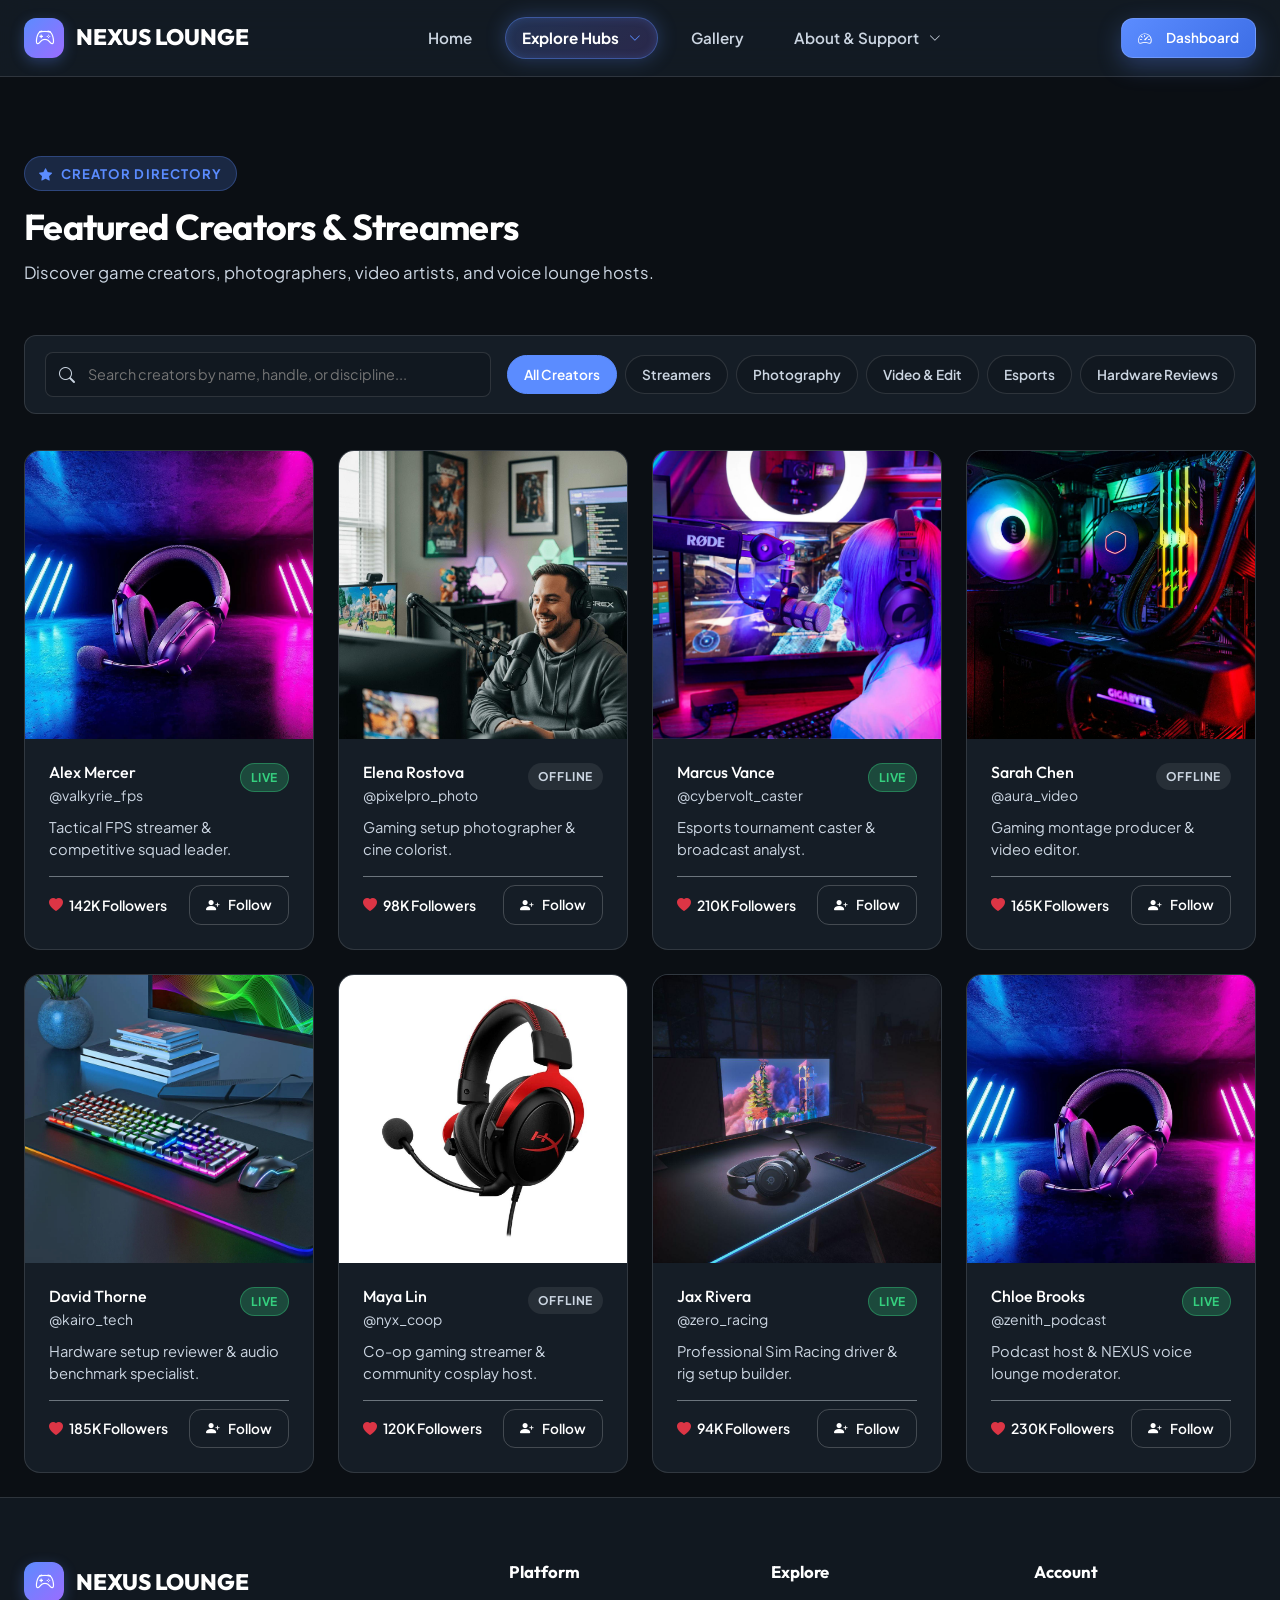
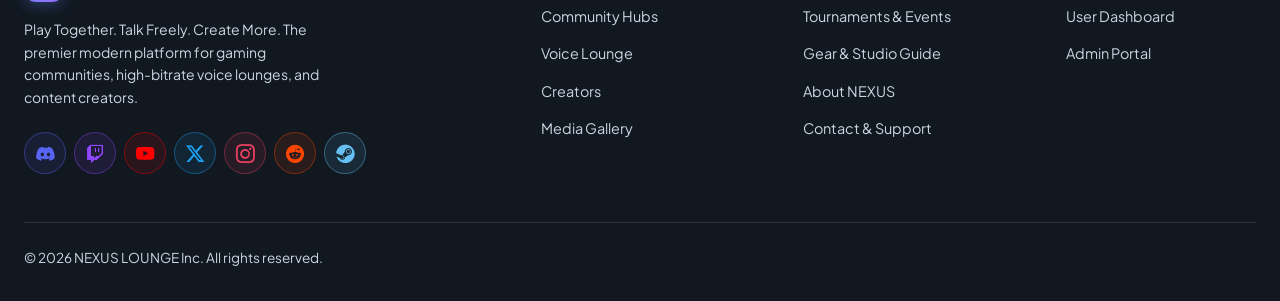
<file: creators.html>
<!DOCTYPE html>
<html lang="en" data-theme="dark">
<head>
  <meta charset="UTF-8">
  <meta name="viewport" content="width=device-width, initial-scale=1.0">
  <title>Creators — NEXUS LOUNGE</title>
  <meta name="description" content="Discover gaming creators, streamers, gaming setup photographers, esports casters, and video editors on NEXUS LOUNGE.">

  <!-- Google Fonts -->
  <link rel="preconnect" href="https://fonts.googleapis.com">
  <link rel="preconnect" href="https://fonts.gstatic.com" crossorigin>
  <link href="https://fonts.googleapis.com/css2?family=Outfit:wght@500;600;700;800&family=Plus+Jakarta+Sans:wght@400;500;600;700&display=swap" rel="stylesheet">

  <!-- Bootstrap 5 CDN & Icons -->
  <link href="https://cdn.jsdelivr.net/npm/bootstrap@5.3.2/dist/css/bootstrap.min.css" rel="stylesheet">
  <link href="https://cdn.jsdelivr.net/npm/bootstrap-icons@1.11.1/font/bootstrap-icons.css" rel="stylesheet">

  <!-- Core Custom Stylesheet -->
  <link rel="stylesheet" href="assets/css/style.css">
  <!-- Favicon & Brand Icons -->
  <link rel="icon" type="image/svg+xml" href="assets/images/favicon.svg">
  <link rel="shortcut icon" href="assets/images/favicon.svg">
  <link rel="apple-touch-icon" href="assets/images/favicon.svg">
</head>
<body>

  <!-- NAVBAR -->
    <header class="nexus-navbar">
    <div class="nexus-container navbar-container">
      <a href="index.html" class="brand-logo">
        <div class="brand-icon">
          <i class="bi bi-controller"></i>
        </div>
        <span>NEXUS LOUNGE</span>
      </a>

      <ul class="nav-menu-desktop">
        <li><a href="index.html" class="nav-link-item">Home</a></li>

        <li class="nav-item-dropdown">
          <a href="community.html" class="nav-link-item active">
            Explore Hubs <i class="bi bi-chevron-down ms-1" style="font-size: 0.75rem;"></i>
          </a>
          <div class="nexus-dropdown-menu">
            <a href="community.html" class="dropdown-item-link">
              <div class="dropdown-item-icon"><i class="bi bi-people-fill"></i></div>
              <div>
                <div class="dropdown-item-title">Community Hubs</div>
                <div class="dropdown-item-sub">Connect with squads & forums</div>
              </div>
            </a>
            <a href="voice-lounge.html" class="dropdown-item-link">
              <div class="dropdown-item-icon"><i class="bi bi-mic-fill"></i></div>
              <div>
                <div class="dropdown-item-title">Voice Lounge</div>
                <div class="dropdown-item-sub">Live low-latency channels</div>
              </div>
            </a>
            <a href="creators.html" class="dropdown-item-link">
              <div class="dropdown-item-icon"><i class="bi bi-camera-reels-fill"></i></div>
              <div>
                <div class="dropdown-item-title">Creators & Media</div>
                <div class="dropdown-item-sub">Streamers, clips & photography</div>
              </div>
            </a>
            <a href="events.html" class="dropdown-item-link">
              <div class="dropdown-item-icon"><i class="bi bi-trophy-fill"></i></div>
              <div>
                <div class="dropdown-item-title">Events & Esports</div>
                <div class="dropdown-item-sub">Live tournaments & showcases</div>
              </div>
            </a>
            <a href="gear-studio.html" class="dropdown-item-link">
              <div class="dropdown-item-icon"><i class="bi bi-cpu-fill"></i></div>
              <div>
                <div class="dropdown-item-title">Gear & Studio</div>
                <div class="dropdown-item-sub">Battlestation setups & hardware</div>
              </div>
            </a>
          </div>
        </li>

        <li><a href="gallery.html" class="nav-link-item">Gallery</a></li>

        <li class="nav-item-dropdown">
          <a href="about.html" class="nav-link-item">
            About & Support <i class="bi bi-chevron-down ms-1" style="font-size: 0.75rem;"></i>
          </a>
          <div class="nexus-dropdown-menu">
            <a href="about.html" class="dropdown-item-link">
              <div class="dropdown-item-icon"><i class="bi bi-info-circle-fill"></i></div>
              <div>
                <div class="dropdown-item-title">About NEXUS</div>
                <div class="dropdown-item-sub">Our mission & gaming platform</div>
              </div>
            </a>
            <a href="contact.html" class="dropdown-item-link">
              <div class="dropdown-item-icon"><i class="bi bi-envelope-fill"></i></div>
              <div>
                <div class="dropdown-item-title">Contact Support</div>
                <div class="dropdown-item-sub">Help desk & member inquiries</div>
              </div>
            </a>
            <a href="dashboard.html" class="dropdown-item-link">
              <div class="dropdown-item-icon"><i class="bi bi-speedometer2"></i></div>
              <div>
                <div class="dropdown-item-title">Member Dashboard</div>
                <div class="dropdown-item-sub">Squad stats & activity hub</div>
              </div>
            </a>
            <a href="admin.html" class="dropdown-item-link">
              <div class="dropdown-item-icon"><i class="bi bi-shield-lock-fill"></i></div>
              <div>
                <div class="dropdown-item-title">Admin Console</div>
                <div class="dropdown-item-sub">System & moderation panel</div>
              </div>
            </a>
          </div>
        </li>
      </ul>

      <div class="nav-actions-desktop">
        <a href="dashboard.html" class="btn-nexus-primary btn-sm">
          <i class="bi bi-speedometer2 me-1"></i> Dashboard
        </a>
      </div>

      <button id="mobileToggleBtn" class="mobile-toggle-btn" aria-label="Open navigation menu">
        <i class="bi bi-list"></i>
      </button>
    </div>

        <div id="mobileNavOverlay" class="mobile-nav-overlay">
      <div class="mobile-menu-container">
        
        <!-- ITEM 1: HOME -->
        <a href="index.html" class="mobile-nav-item-link">
          <i class="bi bi-house-door-fill me-2 text-primary"></i> Home
        </a>

        <!-- ITEM 2: EXPLORE HUBS (ACCORDION DROPDOWN) -->
        <div class="mobile-dropdown-group">
          <button class="mobile-dropdown-toggle" type="button">
            <span><i class="bi bi-compass-fill me-2 text-purple"></i> Explore Hubs</span>
            <i class="bi bi-chevron-down toggle-arrow"></i>
          </button>
          <div class="mobile-dropdown-content">
            <a href="community.html" class="mobile-sublink-card">
              <div class="sublink-icon"><i class="bi bi-people-fill text-primary"></i></div>
              <div>
                <div class="sublink-title">Community Hubs</div>
                <div class="sublink-desc">Connect with squads & forums</div>
              </div>
            </a>
            <a href="voice-lounge.html" class="mobile-sublink-card">
              <div class="sublink-icon"><i class="bi bi-mic-fill text-purple"></i></div>
              <div>
                <div class="sublink-title">Voice Lounge</div>
                <div class="sublink-desc">Live low-latency channels</div>
              </div>
            </a>
            <a href="creators.html" class="mobile-sublink-card">
              <div class="sublink-icon"><i class="bi bi-camera-reels-fill text-warning"></i></div>
              <div>
                <div class="sublink-title">Creators & Media</div>
                <div class="sublink-desc">Streamers, clips & photography</div>
              </div>
            </a>
            <a href="events.html" class="mobile-sublink-card">
              <div class="sublink-icon"><i class="bi bi-trophy-fill text-success"></i></div>
              <div>
                <div class="sublink-title">Events & Esports</div>
                <div class="sublink-desc">Live tournaments & showcases</div>
              </div>
            </a>
            <a href="gear-studio.html" class="mobile-sublink-card">
              <div class="sublink-icon"><i class="bi bi-cpu-fill text-info"></i></div>
              <div>
                <div class="sublink-title">Gear & Studio</div>
                <div class="sublink-desc">Battlestation setups & hardware</div>
              </div>
            </a>
          </div>
        </div>

        <!-- ITEM 3: GALLERY -->
        <a href="gallery.html" class="mobile-nav-item-link">
          <i class="bi bi-images me-2 text-info"></i> Gallery
        </a>

        <!-- ITEM 4: ABOUT & SUPPORT (ACCORDION DROPDOWN) -->
        <div class="mobile-dropdown-group">
          <button class="mobile-dropdown-toggle" type="button">
            <span><i class="bi bi-info-circle-fill me-2 text-warning"></i> About & Support</span>
            <i class="bi bi-chevron-down toggle-arrow"></i>
          </button>
          <div class="mobile-dropdown-content">
            <a href="about.html" class="mobile-sublink-card">
              <div class="sublink-icon"><i class="bi bi-info-circle-fill text-primary"></i></div>
              <div>
                <div class="sublink-title">About NEXUS</div>
                <div class="sublink-desc">Our mission & gaming platform</div>
              </div>
            </a>
            <a href="contact.html" class="mobile-sublink-card">
              <div class="sublink-icon"><i class="bi bi-envelope-fill text-success"></i></div>
              <div>
                <div class="sublink-title">Contact Support</div>
                <div class="sublink-desc">Help desk & member inquiries</div>
              </div>
            </a>
            <a href="dashboard.html" class="mobile-sublink-card">
              <div class="sublink-icon"><i class="bi bi-speedometer2 text-info"></i></div>
              <div>
                <div class="sublink-title">Member Dashboard</div>
                <div class="sublink-desc">Squad stats & activity hub</div>
              </div>
            </a>
            <a href="admin.html" class="mobile-sublink-card">
              <div class="sublink-icon"><i class="bi bi-shield-lock-fill text-danger"></i></div>
              <div>
                <div class="sublink-title">Admin Console</div>
                <div class="sublink-desc">System & moderation panel</div>
              </div>
            </a>
          </div>
        </div>
      </div>

      <div class="mobile-nav-actions">
        <a href="dashboard.html" class="btn-nexus-primary w-100 text-center py-3 fs-6">
          <i class="bi bi-speedometer2 me-2"></i> Launch Member Dashboard
        </a>
      </div>
    </div>
  </header>

  <main>
    <!-- PAGE TITLE HEADER -->
    <section class="section-spacing pb-4">
      <div class="nexus-container">
        <div class="section-title-wrap">
          <div class="section-badge">
            <i class="bi bi-star-fill"></i>
            <span>CREATOR DIRECTORY</span>
          </div>
          <h1 class="section-heading">Featured Creators & Streamers</h1>
          <p class="section-subtext">Discover game creators, photographers, video artists, and voice lounge hosts.</p>
        </div>

        <!-- FILTER BAR -->
        <div class="filter-bar">
          <div class="search-input-wrap">
            <i class="bi bi-search"></i>
            <input type="text" id="nexusSearchInput" placeholder="Search creators by name, handle, or discipline...">
          </div>
          <div class="filter-pills-group">
            <button class="filter-pill active" data-category="all">All Creators</button>
            <button class="filter-pill" data-category="streamer">Streamers</button>
            <button class="filter-pill" data-category="photography">Photography</button>
            <button class="filter-pill" data-category="video">Video & Edit</button>
            <button class="filter-pill" data-category="esports">Esports</button>
            <button class="filter-pill" data-category="reviews">Hardware Reviews</button>
          </div>
        </div>

        <!-- CREATOR GRID -->
        <div class="nexus-grid-4">
          <!-- Creator 1 -->
          <div class="nexus-card js-filter-card reveal-up" data-category="streamer">
            <div class="nexus-card-img-wrap" style="aspect-ratio: 1/1;">
              <img src="assets/images/10.jpg" alt="Alex Mercer">
            </div>
            <div class="nexus-card-body">
              <div class="d-flex justify-content-between align-items-start mb-2">
                <div>
                  <h3 class="h6 mb-0">Alex Mercer</h3>
                  <span class="small text-muted">@valkyrie_fps</span>
                </div>
                <span class="status-pill live">LIVE</span>
              </div>
              <p class="small text-muted mb-3">Tactical FPS streamer & competitive squad leader.</p>
              <div class="d-flex align-items-center justify-content-between mt-auto pt-2 border-top border-secondary">
                <span class="small fw-semibold"><i class="bi bi-heart-fill text-danger me-1"></i> 142K Followers</span>
                <button class="btn-nexus-outline btn-sm js-follow-btn" data-creator-id="c1">
                  <i class="bi bi-person-plus-fill"></i> Follow
                </button>
              </div>
            </div>
          </div>

          <!-- Creator 2 -->
          <div class="nexus-card js-filter-card reveal-up" data-category="photography">
            <div class="nexus-card-img-wrap" style="aspect-ratio: 1/1;">
              <img src="assets/images/37.jpg" alt="Elena Rostova">
            </div>
            <div class="nexus-card-body">
              <div class="d-flex justify-content-between align-items-start mb-2">
                <div>
                  <h3 class="h6 mb-0">Elena Rostova</h3>
                  <span class="small text-muted">@pixelpro_photo</span>
                </div>
                <span class="status-pill" style="background: rgba(255,255,255,0.08); color: var(--text-muted);">OFFLINE</span>
              </div>
              <p class="small text-muted mb-3">Gaming setup photographer & cine colorist.</p>
              <div class="d-flex align-items-center justify-content-between mt-auto pt-2 border-top border-secondary">
                <span class="small fw-semibold"><i class="bi bi-heart-fill text-danger me-1"></i> 98K Followers</span>
                <button class="btn-nexus-outline btn-sm js-follow-btn" data-creator-id="c2">
                  <i class="bi bi-person-plus-fill"></i> Follow
                </button>
              </div>
            </div>
          </div>

          <!-- Creator 3 -->
          <div class="nexus-card js-filter-card reveal-up" data-category="esports">
            <div class="nexus-card-img-wrap" style="aspect-ratio: 1/1;">
              <img src="assets/images/44.jpg" alt="Marcus Vance">
            </div>
            <div class="nexus-card-body">
              <div class="d-flex justify-content-between align-items-start mb-2">
                <div>
                  <h3 class="h6 mb-0">Marcus Vance</h3>
                  <span class="small text-muted">@cybervolt_caster</span>
                </div>
                <span class="status-pill live">LIVE</span>
              </div>
              <p class="small text-muted mb-3">Esports tournament caster & broadcast analyst.</p>
              <div class="d-flex align-items-center justify-content-between mt-auto pt-2 border-top border-secondary">
                <span class="small fw-semibold"><i class="bi bi-heart-fill text-danger me-1"></i> 210K Followers</span>
                <button class="btn-nexus-outline btn-sm js-follow-btn" data-creator-id="c3">
                  <i class="bi bi-person-plus-fill"></i> Follow
                </button>
              </div>
            </div>
          </div>

          <!-- Creator 4 -->
          <div class="nexus-card js-filter-card reveal-up" data-category="video">
            <div class="nexus-card-img-wrap" style="aspect-ratio: 1/1;">
              <img src="assets/images/50.jpg" alt="Sarah Chen">
            </div>
            <div class="nexus-card-body">
              <div class="d-flex justify-content-between align-items-start mb-2">
                <div>
                  <h3 class="h6 mb-0">Sarah Chen</h3>
                  <span class="small text-muted">@aura_video</span>
                </div>
                <span class="status-pill" style="background: rgba(255,255,255,0.08); color: var(--text-muted);">OFFLINE</span>
              </div>
              <p class="small text-muted mb-3">Gaming montage producer & video editor.</p>
              <div class="d-flex align-items-center justify-content-between mt-auto pt-2 border-top border-secondary">
                <span class="small fw-semibold"><i class="bi bi-heart-fill text-danger me-1"></i> 165K Followers</span>
                <button class="btn-nexus-outline btn-sm js-follow-btn" data-creator-id="c4">
                  <i class="bi bi-person-plus-fill"></i> Follow
                </button>
              </div>
            </div>
          </div>

          <!-- Creator 5 -->
          <div class="nexus-card js-filter-card reveal-up" data-category="reviews">
            <div class="nexus-card-img-wrap" style="aspect-ratio: 1/1;">
              <img src="assets/images/54.jpg" alt="David Thorne">
            </div>
            <div class="nexus-card-body">
              <div class="d-flex justify-content-between align-items-start mb-2">
                <div>
                  <h3 class="h6 mb-0">David Thorne</h3>
                  <span class="small text-muted">@kairo_tech</span>
                </div>
                <span class="status-pill live">LIVE</span>
              </div>
              <p class="small text-muted mb-3">Hardware setup reviewer & audio benchmark specialist.</p>
              <div class="d-flex align-items-center justify-content-between mt-auto pt-2 border-top border-secondary">
                <span class="small fw-semibold"><i class="bi bi-heart-fill text-danger me-1"></i> 185K Followers</span>
                <button class="btn-nexus-outline btn-sm js-follow-btn" data-creator-id="c5">
                  <i class="bi bi-person-plus-fill"></i> Follow
                </button>
              </div>
            </div>
          </div>

          <!-- Creator 6 -->
          <div class="nexus-card js-filter-card reveal-up" data-category="streamer">
            <div class="nexus-card-img-wrap" style="aspect-ratio: 1/1;">
              <img src="assets/images/60.jpg" alt="Maya Lin">
            </div>
            <div class="nexus-card-body">
              <div class="d-flex justify-content-between align-items-start mb-2">
                <div>
                  <h3 class="h6 mb-0">Maya Lin</h3>
                  <span class="small text-muted">@nyx_coop</span>
                </div>
                <span class="status-pill" style="background: rgba(255,255,255,0.08); color: var(--text-muted);">OFFLINE</span>
              </div>
              <p class="small text-muted mb-3">Co-op gaming streamer & community cosplay host.</p>
              <div class="d-flex align-items-center justify-content-between mt-auto pt-2 border-top border-secondary">
                <span class="small fw-semibold"><i class="bi bi-heart-fill text-danger me-1"></i> 120K Followers</span>
                <button class="btn-nexus-outline btn-sm js-follow-btn" data-creator-id="c6">
                  <i class="bi bi-person-plus-fill"></i> Follow
                </button>
              </div>
            </div>
          </div>

          <!-- Creator 7 -->
          <div class="nexus-card js-filter-card reveal-up" data-category="esports">
            <div class="nexus-card-img-wrap" style="aspect-ratio: 1/1;">
              <img src="assets/images/61.jpg" alt="Jax Rivera">
            </div>
            <div class="nexus-card-body">
              <div class="d-flex justify-content-between align-items-start mb-2">
                <div>
                  <h3 class="h6 mb-0">Jax Rivera</h3>
                  <span class="small text-muted">@zero_racing</span>
                </div>
                <span class="status-pill live">LIVE</span>
              </div>
              <p class="small text-muted mb-3">Professional Sim Racing driver & rig setup builder.</p>
              <div class="d-flex align-items-center justify-content-between mt-auto pt-2 border-top border-secondary">
                <span class="small fw-semibold"><i class="bi bi-heart-fill text-danger me-1"></i> 94K Followers</span>
                <button class="btn-nexus-outline btn-sm js-follow-btn" data-creator-id="c7">
                  <i class="bi bi-person-plus-fill"></i> Follow
                </button>
              </div>
            </div>
          </div>

          <!-- Creator 8 -->
          <div class="nexus-card js-filter-card reveal-up" data-category="streamer">
            <div class="nexus-card-img-wrap" style="aspect-ratio: 1/1;">
              <img src="assets/images/10.jpg" alt="Chloe Brooks">
            </div>
            <div class="nexus-card-body">
              <div class="d-flex justify-content-between align-items-start mb-2">
                <div>
                  <h3 class="h6 mb-0">Chloe Brooks</h3>
                  <span class="small text-muted">@zenith_podcast</span>
                </div>
                <span class="status-pill live">LIVE</span>
              </div>
              <p class="small text-muted mb-3">Podcast host & NEXUS voice lounge moderator.</p>
              <div class="d-flex align-items-center justify-content-between mt-auto pt-2 border-top border-secondary">
                <span class="small fw-semibold"><i class="bi bi-heart-fill text-danger me-1"></i> 230K Followers</span>
                <button class="btn-nexus-outline btn-sm js-follow-btn" data-creator-id="c8">
                  <i class="bi bi-person-plus-fill"></i> Follow
                </button>
              </div>
            </div>
          </div>
        </div>
      </div>
    </section>
  </main>

  <!-- FOOTER -->
  <footer class="nexus-footer">
    <div class="nexus-container">
      <div class="footer-grid">
        <div class="footer-col">
          <a href="index.html" class="brand-logo mb-3 d-inline-flex">
            <div class="brand-icon"><i class="bi bi-controller"></i></div>
            <span>NEXUS LOUNGE</span>
          </a>
          <p class="text-muted small mb-4" style="max-width: 320px;">
            Play Together. Talk Freely. Create More. The premier modern platform for gaming communities, high-bitrate voice lounges, and content creators.
          </p>
          <div class="footer-social-links d-flex align-items-center gap-2 mt-3">
            <a href="https://discord.com" target="_blank" class="footer-social-icon" aria-label="Discord"><i class="bi bi-discord"></i></a>
            <a href="https://twitch.tv" target="_blank" class="footer-social-icon" aria-label="Twitch"><i class="bi bi-twitch"></i></a>
            <a href="https://youtube.com" target="_blank" class="footer-social-icon" aria-label="YouTube"><i class="bi bi-youtube"></i></a>
            <a href="https://twitter.com" target="_blank" class="footer-social-icon" aria-label="Twitter"><i class="bi bi-twitter-x"></i></a>
            <a href="https://instagram.com" target="_blank" class="footer-social-icon" aria-label="Instagram"><i class="bi bi-instagram"></i></a>
            <a href="https://reddit.com" target="_blank" class="footer-social-icon" aria-label="Reddit"><i class="bi bi-reddit"></i></a>
            <a href="https://store.steampowered.com" target="_blank" class="footer-social-icon" aria-label="Steam"><i class="bi bi-steam"></i></a>
          </div>
        </div>
        <div class="footer-col">
          <h5>Platform</h5>
          <ul class="footer-links">
            <li><a href="community.html">Community Hubs</a></li>
            <li><a href="voice-lounge.html">Voice Lounge</a></li>
            <li><a href="creators.html">Creators</a></li>
            <li><a href="gallery.html">Media Gallery</a></li>
          </ul>
        </div>
        <div class="footer-col">
          <h5>Explore</h5>
          <ul class="footer-links">
            <li><a href="events.html">Tournaments & Events</a></li>
            <li><a href="gear-studio.html">Gear & Studio Guide</a></li>
            <li><a href="about.html">About NEXUS</a></li>
            <li><a href="contact.html">Contact & Support</a></li>
          </ul>
        </div>
        <div class="footer-col">
          <h5>Account</h5>
          <ul class="footer-links">
            <li><a href="dashboard.html">User Dashboard</a></li>
            <li><a href="admin.html">Admin Portal</a></li>
          </ul>
        </div>
      </div>
      <div class="footer-bottom">
        <div>&copy; 2026 NEXUS LOUNGE Inc. All rights reserved.</div>
      </div>
    </div>
  </footer>

  <script src="https://cdn.jsdelivr.net/npm/bootstrap@5.3.2/dist/js/bootstrap.bundle.min.js"></script>
  <script src="assets/js/main.js"></script>
  <!-- BACK TO TOP BUTTON -->
  <button id="backToTopBtn" class="back-to-top-btn" aria-label="Back to top">
    <i class="bi bi-arrow-up"></i>
  </button>
</body>
</html>
</file>
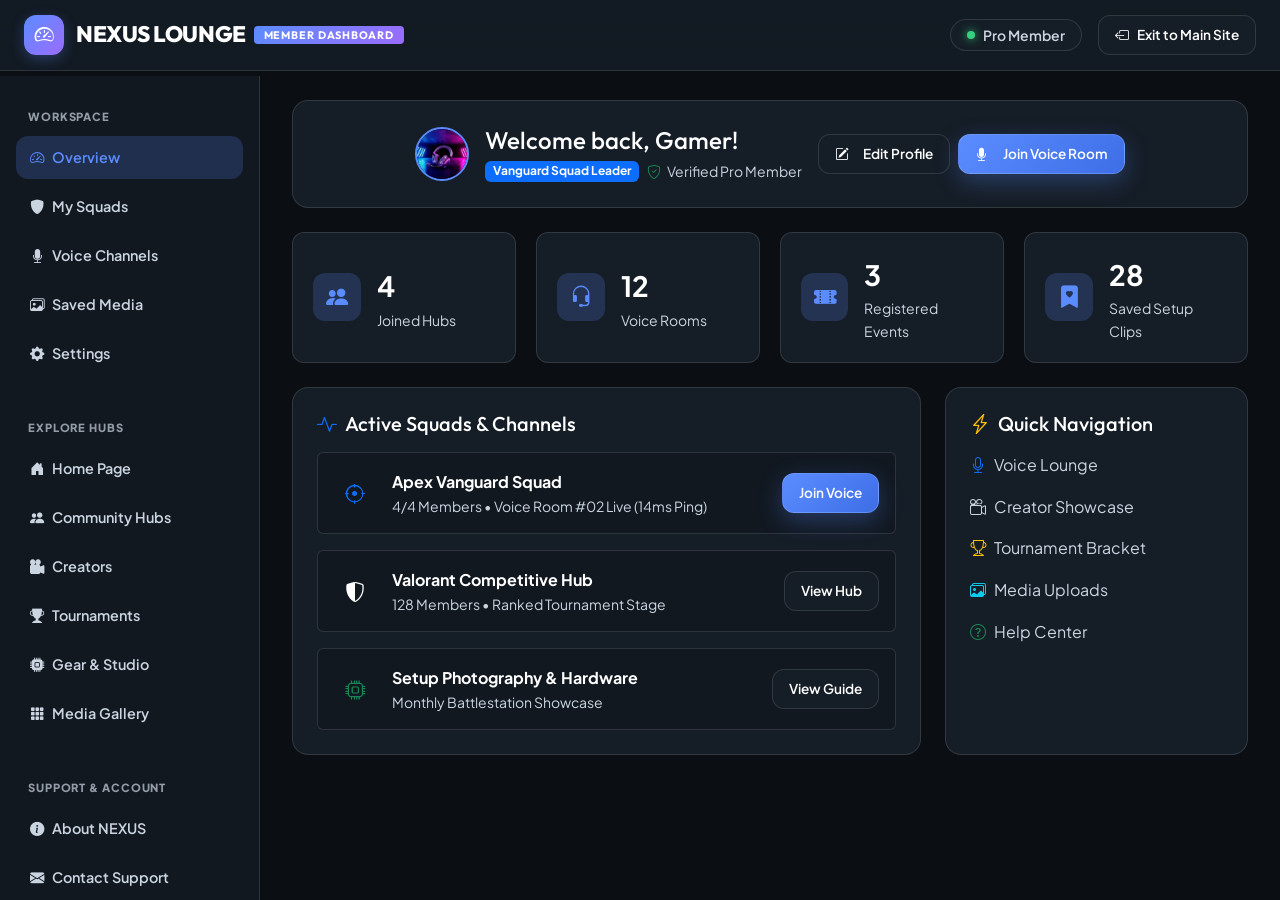
<file: dashboard.html>
<!DOCTYPE html>
<html lang="en" data-theme="dark">
<head>
  <meta charset="UTF-8">
  <meta name="viewport" content="width=device-width, initial-scale=1.0">
  <title>Dashboard — NEXUS LOUNGE</title>
  <meta name="description" content="Personal user dashboard for NEXUS LOUNGE members. Manage joined communities, voice lounge channels, registered tournaments, and followed creators.">

  <!-- Google Fonts -->
  <link rel="preconnect" href="https://fonts.googleapis.com">
  <link rel="preconnect" href="https://fonts.gstatic.com" crossorigin>
  <link href="https://fonts.googleapis.com/css2?family=Outfit:wght@500;600;700;800&family=Plus+Jakarta+Sans:wght@400;500;600;700&display=swap" rel="stylesheet">

  <!-- Bootstrap 5 CDN & Icons -->
  <link href="https://cdn.jsdelivr.net/npm/bootstrap@5.3.2/dist/css/bootstrap.min.css" rel="stylesheet">
  <link href="https://cdn.jsdelivr.net/npm/bootstrap-icons@1.11.1/font/bootstrap-icons.css" rel="stylesheet">

  <!-- Core Custom Stylesheet -->
  <link rel="stylesheet" href="assets/css/style.css">
  <!-- Favicon & Brand Icons -->
  <link rel="icon" type="image/svg+xml" href="assets/images/favicon.svg">
  <link rel="shortcut icon" href="assets/images/favicon.svg">
  <link rel="apple-touch-icon" href="assets/images/favicon.svg">
</head>
<body class="portal-body">

  <!-- NAVBAR -->
  <!-- ==================== DEDICATED MEMBER DASHBOARD HEADER ==================== -->
  <header class="nexus-navbar dashboard-navbar">
    <div class="container-fluid px-3 px-md-4 d-flex align-items-center justify-content-between py-2" style="min-height: 70px;">
      <!-- Brand Logo Moved Far Left -->
      <a href="index.html" class="brand-logo me-auto">
        <div class="brand-icon" style="background: linear-gradient(135deg, #5B8CFF, #9B6CFF);">
          <i class="bi bi-speedometer2"></i>
        </div>
        <span class="d-flex align-items-center gap-2">
          <span style="font-weight: 800; letter-spacing: -0.02em;">NEXUS LOUNGE</span>
          <span class="badge text-white text-uppercase d-none d-sm-inline-block" style="font-size: 0.68rem; letter-spacing: 0.08em; padding: 4px 10px; border-radius: 4px; background: linear-gradient(135deg, var(--accent-primary), var(--accent-secondary));">MEMBER DASHBOARD</span>
        </span>
      </a>

      <!-- Right Side Actions -->
      <div class="d-flex align-items-center gap-3">
        <!-- Desktop Only Badge & Exit Button -->
        <div class="d-none d-lg-flex align-items-center gap-2 px-3 py-1 rounded-pill" style="background: var(--bg-card); border: 1px solid var(--border-subtle);">
          <span class="live-dot-pulse" style="background: var(--status-live);"></span>
          <span class="small fw-semibold text-muted">Pro Member</span>
        </div>

        <a href="index.html" class="btn-nexus-secondary btn-sm d-none d-lg-flex align-items-center gap-2">
          <i class="bi bi-box-arrow-left"></i>
          <span>Exit to Main Site</span>
        </a>

        <!-- Mobile & Tablet Hamburger Button -->
        <button id="mobileToggleBtn" class="mobile-toggle-btn d-lg-none ms-2" aria-label="Open portal navigation menu">
          <i class="bi bi-list"></i>
        </button>
      </div>
    </div>

    <!-- Mobile & Tablet Navigation Overlay -->
    <div id="mobileNavOverlay" class="mobile-nav-overlay">
      <div class="mobile-menu-container">
        <div class="sidebar-section-title text-accent mb-2">DASHBOARD WORKSPACE</div>
        <div class="mobile-nav-item-link dashboard-nav-item active" data-tab="overview">
          <i class="bi bi-speedometer2 me-2 text-primary"></i> Overview
        </div>
        <div class="mobile-nav-item-link dashboard-nav-item" data-tab="squads">
          <i class="bi bi-shield-fill me-2 text-purple"></i> My Squads
        </div>
        <div class="mobile-nav-item-link dashboard-nav-item" data-tab="voice">
          <i class="bi bi-mic-fill me-2 text-success"></i> Voice Channels
        </div>
        <div class="mobile-nav-item-link dashboard-nav-item" data-tab="media">
          <i class="bi bi-images me-2 text-info"></i> Saved Media
        </div>
        <div class="mobile-nav-item-link dashboard-nav-item" data-tab="settings">
          <i class="bi bi-gear-fill me-2 text-warning"></i> Settings
        </div>

        <div class="sidebar-divider my-3"></div>

        <div class="sidebar-section-title text-accent mb-2">EXPLORE HUBS</div>
        <a href="index.html" class="mobile-nav-item-link"><i class="bi bi-house-door-fill me-2 text-primary"></i> Home Page</a>
        <a href="community.html" class="mobile-nav-item-link"><i class="bi bi-people-fill me-2 text-purple"></i> Community Hubs</a>
        <a href="creators.html" class="mobile-nav-item-link"><i class="bi bi-camera-reels-fill me-2 text-warning"></i> Creators</a>
        <a href="events.html" class="mobile-nav-item-link"><i class="bi bi-trophy-fill me-2 text-success"></i> Tournaments</a>
        <a href="gear-studio.html" class="mobile-nav-item-link"><i class="bi bi-cpu-fill me-2 text-info"></i> Gear & Studio</a>
        <a href="gallery.html" class="mobile-nav-item-link"><i class="bi bi-grid-3x3-gap-fill me-2 text-danger"></i> Media Gallery</a>
      </div>

      <div class="mobile-nav-actions mt-4 d-flex flex-column gap-2">
        <a href="index.html" class="btn-nexus-secondary w-100 text-center py-3 fs-6 d-flex align-items-center justify-content-center gap-2">
          <i class="bi bi-box-arrow-left"></i> Exit to Main Site
        </a>
        <a href="index.html" class="mobile-nav-item-link text-danger fw-semibold d-flex align-items-center justify-content-center gap-2 py-2">
          <i class="bi bi-box-arrow-right"></i> Sign Out
        </a>
      </div>
    </div>
  </header>

      <main>
    <div class="dashboard-layout">
      <!-- DEDICATED MEMBER DASHBOARD SIDEBAR -->
      <aside class="dashboard-sidebar">
        <div class="sidebar-section-title">WORKSPACE</div>
        <div class="dashboard-nav-item active" data-tab="overview">
          <i class="bi bi-speedometer2 me-2"></i> Overview
        </div>
        <div class="dashboard-nav-item" data-tab="squads">
          <i class="bi bi-shield-fill me-2"></i> My Squads
        </div>
        <div class="dashboard-nav-item" data-tab="voice">
          <i class="bi bi-mic-fill me-2"></i> Voice Channels
        </div>
        <div class="dashboard-nav-item" data-tab="media">
          <i class="bi bi-images me-2"></i> Saved Media
        </div>
        <div class="dashboard-nav-item" data-tab="settings">
          <i class="bi bi-gear-fill me-2"></i> Settings
        </div>

        <div class="sidebar-divider"></div>

        <div class="sidebar-section-title">EXPLORE HUBS</div>
        <a href="index.html" class="dashboard-nav-link">
          <i class="bi bi-house-door-fill me-2"></i> Home Page
        </a>
        <a href="community.html" class="dashboard-nav-link">
          <i class="bi bi-people-fill me-2"></i> Community Hubs
        </a>
        <a href="creators.html" class="dashboard-nav-link">
          <i class="bi bi-camera-reels-fill me-2"></i> Creators
        </a>
        <a href="events.html" class="dashboard-nav-link">
          <i class="bi bi-trophy-fill me-2"></i> Tournaments
        </a>
        <a href="gear-studio.html" class="dashboard-nav-link">
          <i class="bi bi-cpu-fill me-2"></i> Gear & Studio
        </a>
        <a href="gallery.html" class="dashboard-nav-link">
          <i class="bi bi-grid-3x3-gap-fill me-2"></i> Media Gallery
        </a>

        <div class="sidebar-divider"></div>

        <div class="sidebar-section-title">SUPPORT & ACCOUNT</div>
        <a href="about.html" class="dashboard-nav-link">
          <i class="bi bi-info-circle-fill me-2"></i> About NEXUS
        </a>
        <a href="contact.html" class="dashboard-nav-link">
          <i class="bi bi-envelope-fill me-2"></i> Contact Support
        </a>
        <a href="index.html" class="dashboard-nav-link text-danger">
          <i class="bi bi-box-arrow-right me-2"></i> Sign Out
        </a>
      </aside>

      <!-- DASHBOARD MAIN CONTENT AREA -->
      <div class="dashboard-content-area">
        <!-- USER BAR (FULL VISIBILITY FIX) -->
        <div class="dashboard-user-bar mb-4 p-4 nexus-card">
          <div class="d-flex align-items-center justify-content-between flex-wrap gap-3">
            <div class="d-flex align-items-center gap-3">
              <img src="assets/images/10.jpg" alt="User Avatar" style="width: 54px; height: 54px; border-radius: 50%; object-fit: cover; border: 2px solid var(--accent-primary); flex-shrink: 0;">
              <div>
                <h1 id="dashUserName" class="h4 mb-1 text-white" style="line-height: 1.3;">Welcome back, Gamer!</h1>
                <div class="d-flex align-items-center gap-2 flex-wrap">
                  <span class="badge bg-primary">Vanguard Squad Leader</span>
                  <span class="small text-muted"><i class="bi bi-shield-check text-success me-1"></i> Verified Pro Member</span>
                </div>
              </div>
            </div>
            <div class="d-flex align-items-center gap-2 flex-wrap w-100-mobile mt-2 mt-md-0">
              <button id="editProfileBtn" class="btn-nexus-secondary btn-sm flex-grow-1 text-center justify-content-center">
                <i class="bi bi-pencil-square me-1"></i> Edit Profile
              </button>
              <a href="voice-lounge.html" class="btn-nexus-primary btn-sm flex-grow-1 text-center justify-content-center">
                <i class="bi bi-mic-fill me-1"></i> Join Voice Room
              </a>
            </div>
          </div>
        </div>

        <!-- TAB 1: OVERVIEW -->
        <div id="dashTab-overview" class="dashboard-tab-content active">
          <!-- STAT CARDS -->
          <div class="dash-stat-grid mb-4">
            <div class="dash-stat-card">
              <div class="dash-stat-icon"><i class="bi bi-people-fill"></i></div>
              <div>
                <div class="fs-3 fw-bold font-heading">4</div>
                <div class="small text-muted">Joined Hubs</div>
              </div>
            </div>
            <div class="dash-stat-card">
              <div class="dash-stat-icon"><i class="bi bi-headset"></i></div>
              <div>
                <div class="fs-3 fw-bold font-heading">12</div>
                <div class="small text-muted">Voice Rooms</div>
              </div>
            </div>
            <div class="dash-stat-card">
              <div class="dash-stat-icon"><i class="bi bi-ticket-perforated-fill"></i></div>
              <div>
                <div class="fs-3 fw-bold font-heading">3</div>
                <div class="small text-muted">Registered Events</div>
              </div>
            </div>
            <div class="dash-stat-card">
              <div class="dash-stat-icon"><i class="bi bi-bookmark-heart-fill"></i></div>
              <div>
                <div class="fs-3 fw-bold font-heading">28</div>
                <div class="small text-muted">Saved Setup Clips</div>
              </div>
            </div>
          </div>

          <!-- RECENT SQUAD ACTIVITY & QUICK CHANNELS -->
          <div class="row g-4">
            <div class="col-lg-8">
              <div class="nexus-card p-4">
                <h3 class="h5 mb-3"><i class="bi bi-activity text-primary me-2"></i>Active Squads & Channels</h3>
                <div class="d-flex flex-column gap-3">
                  <div class="p-3 rounded d-flex align-items-center justify-content-between flex-wrap gap-3" style="background: var(--bg-secondary); border: 1px solid var(--border-subtle);">
                    <div class="d-flex align-items-center gap-3">
                      <div class="stat-icon bg-primary-alpha" style="width: 42px; height: 42px; border-radius: 8px; display: flex; align-items: center; justify-content: center;"><i class="bi bi-crosshair text-primary fs-5"></i></div>
                      <div>
                        <div class="fw-bold">Apex Vanguard Squad</div>
                        <div class="small text-muted">4/4 Members • Voice Room #02 Live (14ms Ping)</div>
                      </div>
                    </div>
                    <a href="voice-lounge.html" class="btn-nexus-primary btn-sm ms-auto ms-sm-0">Join Voice</a>
                  </div>

                  <div class="p-3 rounded d-flex align-items-center justify-content-between flex-wrap gap-3" style="background: var(--bg-secondary); border: 1px solid var(--border-subtle);">
                    <div class="d-flex align-items-center gap-3">
                      <div class="stat-icon bg-purple-alpha" style="width: 42px; height: 42px; border-radius: 8px; display: flex; align-items: center; justify-content: center;"><i class="bi bi-shield-shaded text-purple fs-5"></i></div>
                      <div>
                        <div class="fw-bold">Valorant Competitive Hub</div>
                        <div class="small text-muted">128 Members • Ranked Tournament Stage</div>
                      </div>
                    </div>
                    <a href="community.html" class="btn-nexus-secondary btn-sm ms-auto ms-sm-0">View Hub</a>
                  </div>

                  <div class="p-3 rounded d-flex align-items-center justify-content-between flex-wrap gap-3" style="background: var(--bg-secondary); border: 1px solid var(--border-subtle);">
                    <div class="d-flex align-items-center gap-3">
                      <div class="stat-icon bg-success-alpha" style="width: 42px; height: 42px; border-radius: 8px; display: flex; align-items: center; justify-content: center;"><i class="bi bi-cpu text-success fs-5"></i></div>
                      <div>
                        <div class="fw-bold">Setup Photography & Hardware</div>
                        <div class="small text-muted">Monthly Battlestation Showcase</div>
                      </div>
                    </div>
                    <a href="gear-studio.html" class="btn-nexus-secondary btn-sm ms-auto ms-sm-0">View Guide</a>
                  </div>
                </div>
              </div>
            </div>

            <div class="col-lg-4">
              <div class="nexus-card p-4">
                <h3 class="h5 mb-3"><i class="bi bi-lightning-charge text-warning me-2"></i>Quick Navigation</h3>
                <ul class="list-unstyled d-flex flex-column gap-3 mb-0">
                  <li><a href="voice-lounge.html" class="text-decoration-none text-muted hover-accent d-flex align-items-center"><i class="bi bi-mic me-2 text-primary"></i> Voice Lounge</a></li>
                  <li><a href="creators.html" class="text-decoration-none text-muted hover-accent d-flex align-items-center"><i class="bi bi-camera-reels me-2 text-purple"></i> Creator Showcase</a></li>
                  <li><a href="events.html" class="text-decoration-none text-muted hover-accent d-flex align-items-center"><i class="bi bi-trophy me-2 text-warning"></i> Tournament Bracket</a></li>
                  <li><a href="gallery.html" class="text-decoration-none text-muted hover-accent d-flex align-items-center"><i class="bi bi-images me-2 text-info"></i> Media Uploads</a></li>
                  <li><a href="contact.html" class="text-decoration-none text-muted hover-accent d-flex align-items-center"><i class="bi bi-question-circle me-2 text-success"></i> Help Center</a></li>
                </ul>
              </div>
            </div>
          </div>
        </div>

        <!-- TAB 2: MY SQUAD -->
        <div id="dashTab-squads" class="dashboard-tab-content">
          <div class="nexus-card p-4">
            <h3 class="h5 mb-3">My Gaming Squads</h3>
            <div class="row g-3">
              <div class="col-md-6">
                <div class="p-3 rounded border" style="background: var(--bg-secondary);">
                  <div class="d-flex align-items-center gap-3 mb-2">
                    <img src="assets/images/11.jpg" style="width: 45px; height: 45px; border-radius: 50%; object-fit: cover;">
                    <div>
                      <div class="fw-bold">Apex Vanguard Squad</div>
                      <div class="small text-muted">4 Active Members</div>
                    </div>
                  </div>
                  <p class="small text-muted mb-3">Tactical FPS squad competing in weekly community tournaments.</p>
                  <a href="voice-lounge.html" class="btn-nexus-primary btn-sm w-100 text-center">Open Voice Channel</a>
                </div>
              </div>

              <div class="col-md-6">
                <div class="p-3 rounded border" style="background: var(--bg-secondary);">
                  <div class="d-flex align-items-center gap-3 mb-2">
                    <img src="assets/images/12.jpg" style="width: 45px; height: 45px; border-radius: 50%; object-fit: cover;">
                    <div>
                      <div class="fw-bold">Sim GT Endurance Racing</div>
                      <div class="small text-muted">8 Active Drivers</div>
                    </div>
                  </div>
                  <p class="small text-muted mb-3">Endurance sim racing squad running GT3 setups on Spa & Nürburgring.</p>
                  <a href="events.html" class="btn-nexus-secondary btn-sm w-100 text-center">View Race Events</a>
                </div>
              </div>
            </div>
          </div>
        </div>

        <!-- TAB 3: VOICE CHANNELS -->
        <div id="dashTab-voice" class="dashboard-tab-content">
          <div class="nexus-card p-4">
            <h3 class="h5 mb-3">Saved Voice Lounge Channels</h3>
            <div class="d-flex flex-column gap-3">
              <div class="p-3 rounded d-flex align-items-center justify-content-between" style="background: var(--bg-secondary); border: 1px solid var(--border-subtle);">
                <div class="d-flex align-items-center gap-3">
                  <span class="live-dot-pulse"></span>
                  <div>
                    <div class="fw-bold">Apex Squad #4</div>
                    <div class="small text-muted">Low Latency 14ms • Opus 128kbps Audio</div>
                  </div>
                </div>
                <a href="voice-lounge.html" class="btn-nexus-primary btn-sm">Connect Now</a>
              </div>

              <div class="p-3 rounded d-flex align-items-center justify-content-between" style="background: var(--bg-secondary); border: 1px solid var(--border-subtle);">
                <div class="d-flex align-items-center gap-3">
                  <span class="live-dot-pulse"></span>
                  <div>
                    <div class="fw-bold">Valorant Ranked Lounge #01</div>
                    <div class="small text-muted">Competitive Squad • 4/5 Connected</div>
                  </div>
                </div>
                <a href="voice-lounge.html" class="btn-nexus-primary btn-sm">Connect Now</a>
              </div>
            </div>
          </div>
        </div>

        <!-- TAB 4: SAVED MEDIA -->
        <div id="dashTab-media" class="dashboard-tab-content">
          <div class="nexus-card p-4">
            <h3 class="h5 mb-3">My Saved Setup Photos & Clips</h3>
            <div class="row g-3">
              <div class="col-md-4">
                <div class="rounded overflow-hidden border">
                  <img src="assets/images/1.jpg" style="width: 100%; aspect-ratio: 16/9; object-fit: cover;">
                  <div class="p-2 small text-muted">Custom RGB Battlestation</div>
                </div>
              </div>
              <div class="col-md-4">
                <div class="rounded overflow-hidden border">
                  <img src="assets/images/2.jpg" style="width: 100%; aspect-ratio: 16/9; object-fit: cover;">
                  <div class="p-2 small text-muted">Streamer XLR Audio Desk</div>
                </div>
              </div>
              <div class="col-md-4">
                <div class="rounded overflow-hidden border">
                  <img src="assets/images/3.jpg" style="width: 100%; aspect-ratio: 16/9; object-fit: cover;">
                  <div class="p-2 small text-muted">Dual Monitor Setup</div>
                </div>
              </div>
            </div>
          </div>
        </div>

        <!-- TAB 5: SETTINGS -->
        <div id="dashTab-settings" class="dashboard-tab-content">
          <div class="nexus-card p-4">
            <h3 class="h5 mb-3">Account Settings</h3>
            <form id="dashSettingsForm">
              <div class="mb-3">
                <label class="form-label small text-muted">Display Name</label>
                <input type="text" class="form-control bg-dark text-white border-secondary" value="GamerLeader99">
              </div>
              <div class="mb-3">
                <label class="form-label small text-muted">Email Address</label>
                <input type="email" class="form-control bg-dark text-white border-secondary" value="gamer@nexuslounge.com">
              </div>
              <button type="submit" class="btn-nexus-primary btn-sm">Save Changes</button>
            </form>
          </div>
        </div>
      </div>
    </div>
  </main>

  

  <script src="https://cdn.jsdelivr.net/npm/bootstrap@5.3.2/dist/js/bootstrap.bundle.min.js"></script>
  <script src="assets/js/main.js"></script>
  </body>
</html>
</file>
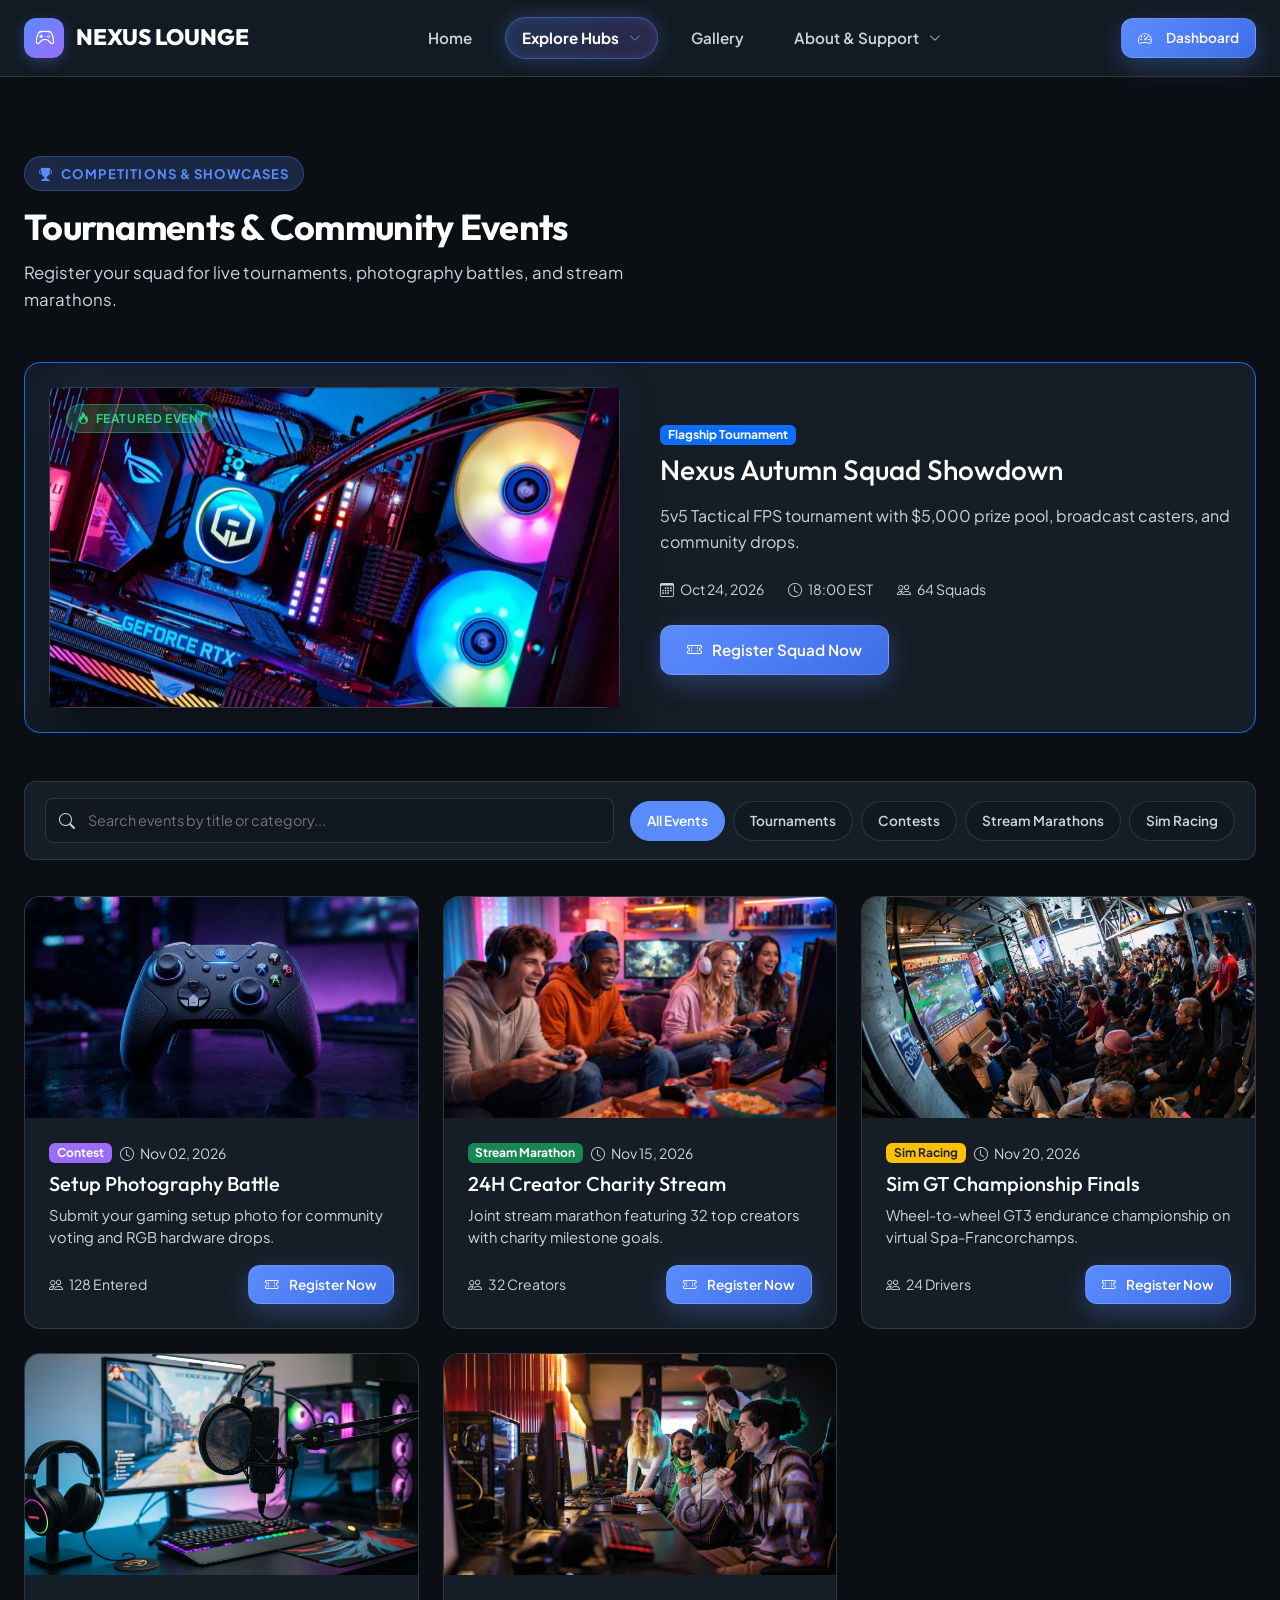
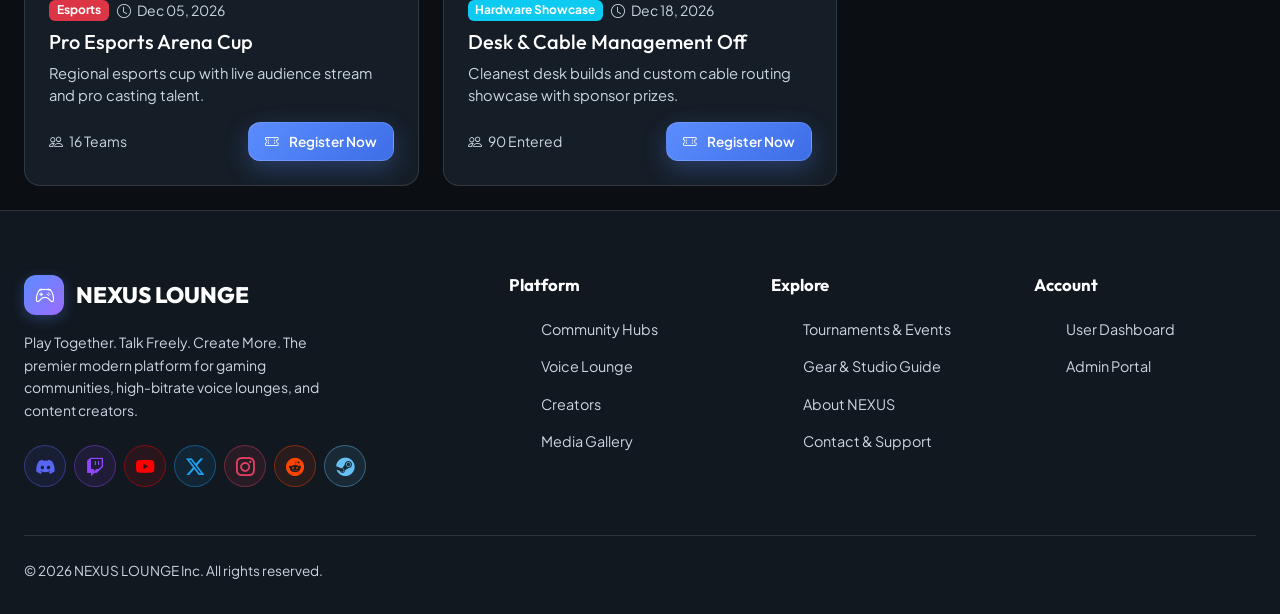
<file: events.html>
<!DOCTYPE html>
<html lang="en" data-theme="dark">
<head>
  <meta charset="UTF-8">
  <meta name="viewport" content="width=device-width, initial-scale=1.0">
  <title>Events & Tournaments — NEXUS LOUNGE</title>
  <meta name="description" content="Register for gaming tournaments, setup photography contests, stream marathons, and esports leagues on NEXUS LOUNGE.">

  <!-- Google Fonts -->
  <link rel="preconnect" href="https://fonts.googleapis.com">
  <link rel="preconnect" href="https://fonts.gstatic.com" crossorigin>
  <link href="https://fonts.googleapis.com/css2?family=Outfit:wght@500;600;700;800&family=Plus+Jakarta+Sans:wght@400;500;600;700&display=swap" rel="stylesheet">

  <!-- Bootstrap 5 CDN & Icons -->
  <link href="https://cdn.jsdelivr.net/npm/bootstrap@5.3.2/dist/css/bootstrap.min.css" rel="stylesheet">
  <link href="https://cdn.jsdelivr.net/npm/bootstrap-icons@1.11.1/font/bootstrap-icons.css" rel="stylesheet">

  <!-- Core Custom Stylesheet -->
  <link rel="stylesheet" href="assets/css/style.css">
  <!-- Favicon & Brand Icons -->
  <link rel="icon" type="image/svg+xml" href="assets/images/favicon.svg">
  <link rel="shortcut icon" href="assets/images/favicon.svg">
  <link rel="apple-touch-icon" href="assets/images/favicon.svg">
</head>
<body>

  <!-- NAVBAR -->
    <header class="nexus-navbar">
    <div class="nexus-container navbar-container">
      <a href="index.html" class="brand-logo">
        <div class="brand-icon">
          <i class="bi bi-controller"></i>
        </div>
        <span>NEXUS LOUNGE</span>
      </a>

      <ul class="nav-menu-desktop">
        <li><a href="index.html" class="nav-link-item">Home</a></li>

        <li class="nav-item-dropdown">
          <a href="community.html" class="nav-link-item active">
            Explore Hubs <i class="bi bi-chevron-down ms-1" style="font-size: 0.75rem;"></i>
          </a>
          <div class="nexus-dropdown-menu">
            <a href="community.html" class="dropdown-item-link">
              <div class="dropdown-item-icon"><i class="bi bi-people-fill"></i></div>
              <div>
                <div class="dropdown-item-title">Community Hubs</div>
                <div class="dropdown-item-sub">Connect with squads & forums</div>
              </div>
            </a>
            <a href="voice-lounge.html" class="dropdown-item-link">
              <div class="dropdown-item-icon"><i class="bi bi-mic-fill"></i></div>
              <div>
                <div class="dropdown-item-title">Voice Lounge</div>
                <div class="dropdown-item-sub">Live low-latency channels</div>
              </div>
            </a>
            <a href="creators.html" class="dropdown-item-link">
              <div class="dropdown-item-icon"><i class="bi bi-camera-reels-fill"></i></div>
              <div>
                <div class="dropdown-item-title">Creators & Media</div>
                <div class="dropdown-item-sub">Streamers, clips & photography</div>
              </div>
            </a>
            <a href="events.html" class="dropdown-item-link">
              <div class="dropdown-item-icon"><i class="bi bi-trophy-fill"></i></div>
              <div>
                <div class="dropdown-item-title">Events & Esports</div>
                <div class="dropdown-item-sub">Live tournaments & showcases</div>
              </div>
            </a>
            <a href="gear-studio.html" class="dropdown-item-link">
              <div class="dropdown-item-icon"><i class="bi bi-cpu-fill"></i></div>
              <div>
                <div class="dropdown-item-title">Gear & Studio</div>
                <div class="dropdown-item-sub">Battlestation setups & hardware</div>
              </div>
            </a>
          </div>
        </li>

        <li><a href="gallery.html" class="nav-link-item">Gallery</a></li>

        <li class="nav-item-dropdown">
          <a href="about.html" class="nav-link-item">
            About & Support <i class="bi bi-chevron-down ms-1" style="font-size: 0.75rem;"></i>
          </a>
          <div class="nexus-dropdown-menu">
            <a href="about.html" class="dropdown-item-link">
              <div class="dropdown-item-icon"><i class="bi bi-info-circle-fill"></i></div>
              <div>
                <div class="dropdown-item-title">About NEXUS</div>
                <div class="dropdown-item-sub">Our mission & gaming platform</div>
              </div>
            </a>
            <a href="contact.html" class="dropdown-item-link">
              <div class="dropdown-item-icon"><i class="bi bi-envelope-fill"></i></div>
              <div>
                <div class="dropdown-item-title">Contact Support</div>
                <div class="dropdown-item-sub">Help desk & member inquiries</div>
              </div>
            </a>
            <a href="dashboard.html" class="dropdown-item-link">
              <div class="dropdown-item-icon"><i class="bi bi-speedometer2"></i></div>
              <div>
                <div class="dropdown-item-title">Member Dashboard</div>
                <div class="dropdown-item-sub">Squad stats & activity hub</div>
              </div>
            </a>
            <a href="admin.html" class="dropdown-item-link">
              <div class="dropdown-item-icon"><i class="bi bi-shield-lock-fill"></i></div>
              <div>
                <div class="dropdown-item-title">Admin Console</div>
                <div class="dropdown-item-sub">System & moderation panel</div>
              </div>
            </a>
          </div>
        </li>
      </ul>

      <div class="nav-actions-desktop">
        <a href="dashboard.html" class="btn-nexus-primary btn-sm">
          <i class="bi bi-speedometer2 me-1"></i> Dashboard
        </a>
      </div>

      <button id="mobileToggleBtn" class="mobile-toggle-btn" aria-label="Open navigation menu">
        <i class="bi bi-list"></i>
      </button>
    </div>

        <div id="mobileNavOverlay" class="mobile-nav-overlay">
      <div class="mobile-menu-container">
        
        <!-- ITEM 1: HOME -->
        <a href="index.html" class="mobile-nav-item-link">
          <i class="bi bi-house-door-fill me-2 text-primary"></i> Home
        </a>

        <!-- ITEM 2: EXPLORE HUBS (ACCORDION DROPDOWN) -->
        <div class="mobile-dropdown-group">
          <button class="mobile-dropdown-toggle" type="button">
            <span><i class="bi bi-compass-fill me-2 text-purple"></i> Explore Hubs</span>
            <i class="bi bi-chevron-down toggle-arrow"></i>
          </button>
          <div class="mobile-dropdown-content">
            <a href="community.html" class="mobile-sublink-card">
              <div class="sublink-icon"><i class="bi bi-people-fill text-primary"></i></div>
              <div>
                <div class="sublink-title">Community Hubs</div>
                <div class="sublink-desc">Connect with squads & forums</div>
              </div>
            </a>
            <a href="voice-lounge.html" class="mobile-sublink-card">
              <div class="sublink-icon"><i class="bi bi-mic-fill text-purple"></i></div>
              <div>
                <div class="sublink-title">Voice Lounge</div>
                <div class="sublink-desc">Live low-latency channels</div>
              </div>
            </a>
            <a href="creators.html" class="mobile-sublink-card">
              <div class="sublink-icon"><i class="bi bi-camera-reels-fill text-warning"></i></div>
              <div>
                <div class="sublink-title">Creators & Media</div>
                <div class="sublink-desc">Streamers, clips & photography</div>
              </div>
            </a>
            <a href="events.html" class="mobile-sublink-card">
              <div class="sublink-icon"><i class="bi bi-trophy-fill text-success"></i></div>
              <div>
                <div class="sublink-title">Events & Esports</div>
                <div class="sublink-desc">Live tournaments & showcases</div>
              </div>
            </a>
            <a href="gear-studio.html" class="mobile-sublink-card">
              <div class="sublink-icon"><i class="bi bi-cpu-fill text-info"></i></div>
              <div>
                <div class="sublink-title">Gear & Studio</div>
                <div class="sublink-desc">Battlestation setups & hardware</div>
              </div>
            </a>
          </div>
        </div>

        <!-- ITEM 3: GALLERY -->
        <a href="gallery.html" class="mobile-nav-item-link">
          <i class="bi bi-images me-2 text-info"></i> Gallery
        </a>

        <!-- ITEM 4: ABOUT & SUPPORT (ACCORDION DROPDOWN) -->
        <div class="mobile-dropdown-group">
          <button class="mobile-dropdown-toggle" type="button">
            <span><i class="bi bi-info-circle-fill me-2 text-warning"></i> About & Support</span>
            <i class="bi bi-chevron-down toggle-arrow"></i>
          </button>
          <div class="mobile-dropdown-content">
            <a href="about.html" class="mobile-sublink-card">
              <div class="sublink-icon"><i class="bi bi-info-circle-fill text-primary"></i></div>
              <div>
                <div class="sublink-title">About NEXUS</div>
                <div class="sublink-desc">Our mission & gaming platform</div>
              </div>
            </a>
            <a href="contact.html" class="mobile-sublink-card">
              <div class="sublink-icon"><i class="bi bi-envelope-fill text-success"></i></div>
              <div>
                <div class="sublink-title">Contact Support</div>
                <div class="sublink-desc">Help desk & member inquiries</div>
              </div>
            </a>
            <a href="dashboard.html" class="mobile-sublink-card">
              <div class="sublink-icon"><i class="bi bi-speedometer2 text-info"></i></div>
              <div>
                <div class="sublink-title">Member Dashboard</div>
                <div class="sublink-desc">Squad stats & activity hub</div>
              </div>
            </a>
            <a href="admin.html" class="mobile-sublink-card">
              <div class="sublink-icon"><i class="bi bi-shield-lock-fill text-danger"></i></div>
              <div>
                <div class="sublink-title">Admin Console</div>
                <div class="sublink-desc">System & moderation panel</div>
              </div>
            </a>
          </div>
        </div>
      </div>

      <div class="mobile-nav-actions">
        <a href="dashboard.html" class="btn-nexus-primary w-100 text-center py-3 fs-6">
          <i class="bi bi-speedometer2 me-2"></i> Launch Member Dashboard
        </a>
      </div>
    </div>
  </header>

  <main>
    <!-- PAGE TITLE HEADER -->
    <section class="section-spacing pb-4">
      <div class="nexus-container">
        <div class="section-title-wrap">
          <div class="section-badge">
            <i class="bi bi-trophy-fill"></i>
            <span>COMPETITIONS & SHOWCASES</span>
          </div>
          <h1 class="section-heading">Tournaments & Community Events</h1>
          <p class="section-subtext">Register your squad for live tournaments, photography battles, and stream marathons.</p>
        </div>

        <!-- FEATURED EVENT HERO BANNER -->
        <div class="nexus-card mb-5 overflow-hidden border border-primary reveal-up">
          <div class="hero-grid p-4 align-items-center">
            <div class="hero-image-wrap" style="aspect-ratio: 16/9;">
              <img src="assets/images/23.jpg" alt="Featured Tournament">
              <span class="status-pill live position-absolute top-0 start-0 m-3"><i class="bi bi-fire"></i> FEATURED EVENT</span>
            </div>
            <div>
              <span class="badge bg-primary mb-2">Flagship Tournament</span>
              <h2 class="h3 mb-3">Nexus Autumn Squad Showdown</h2>
              <p class="text-muted mb-4">5v5 Tactical FPS tournament with $5,000 prize pool, broadcast casters, and community drops.</p>
              <div class="d-flex align-items-center gap-4 mb-4 text-muted small">
                <span><i class="bi bi-calendar3 me-1"></i> Oct 24, 2026</span>
                <span><i class="bi bi-clock me-1"></i> 18:00 EST</span>
                <span><i class="bi bi-people me-1"></i> 64 Squads</span>
              </div>
              <button class="btn-nexus-primary js-event-register-btn" data-event-id="ev1">
                <i class="bi bi-ticket-perforated"></i> Register Squad Now
              </button>
            </div>
          </div>
        </div>

        <!-- FILTER BAR -->
        <div class="filter-bar">
          <div class="search-input-wrap">
            <i class="bi bi-search"></i>
            <input type="text" id="nexusSearchInput" placeholder="Search events by title or category...">
          </div>
          <div class="filter-pills-group">
            <button class="filter-pill active" data-category="all">All Events</button>
            <button class="filter-pill" data-category="tournament">Tournaments</button>
            <button class="filter-pill" data-category="contest">Contests</button>
            <button class="filter-pill" data-category="marathon">Stream Marathons</button>
            <button class="filter-pill" data-category="racing">Sim Racing</button>
          </div>
        </div>

        <!-- EVENT GRID -->
        <div class="nexus-grid-3">
          <!-- Event 2 -->
          <div class="nexus-card js-filter-card reveal-up" data-category="contest">
            <div class="nexus-card-img-wrap" style="aspect-ratio: 16/9;">
              <img src="assets/images/24.jpg" alt="Setup Photography Battle">
            </div>
            <div class="nexus-card-body">
              <div class="d-flex align-items-center gap-2 mb-2">
                <span class="badge bg-purple" style="background-color: var(--accent-secondary);">Contest</span>
                <span class="small text-muted"><i class="bi bi-clock me-1"></i> Nov 02, 2026</span>
              </div>
              <h3 class="h5 mb-2">Setup Photography Battle</h3>
              <p class="small text-muted mb-3">Submit your gaming setup photo for community voting and RGB hardware drops.</p>
              <div class="d-flex align-items-center justify-content-between mt-auto">
                <span class="small text-muted"><i class="bi bi-people me-1"></i> 128 Entered</span>
                <button class="btn-nexus-primary btn-sm js-event-register-btn" data-event-id="ev2">
                  <i class="bi bi-ticket-perforated"></i> Register Now
                </button>
              </div>
            </div>
          </div>

          <!-- Event 3 -->
          <div class="nexus-card js-filter-card reveal-up" data-category="marathon">
            <div class="nexus-card-img-wrap" style="aspect-ratio: 16/9;">
              <img src="assets/images/25.jpg" alt="24H Charity Stream">
            </div>
            <div class="nexus-card-body">
              <div class="d-flex align-items-center gap-2 mb-2">
                <span class="badge bg-success">Stream Marathon</span>
                <span class="small text-muted"><i class="bi bi-clock me-1"></i> Nov 15, 2026</span>
              </div>
              <h3 class="h5 mb-2">24H Creator Charity Stream</h3>
              <p class="small text-muted mb-3">Joint stream marathon featuring 32 top creators with charity milestone goals.</p>
              <div class="d-flex align-items-center justify-content-between mt-auto">
                <span class="small text-muted"><i class="bi bi-people me-1"></i> 32 Creators</span>
                <button class="btn-nexus-primary btn-sm js-event-register-btn" data-event-id="ev3">
                  <i class="bi bi-ticket-perforated"></i> Register Now
                </button>
              </div>
            </div>
          </div>

          <!-- Event 4 -->
          <div class="nexus-card js-filter-card reveal-up" data-category="racing">
            <div class="nexus-card-img-wrap" style="aspect-ratio: 16/9;">
              <img src="assets/images/26.jpg" alt="Sim Racing Championship">
            </div>
            <div class="nexus-card-body">
              <div class="d-flex align-items-center gap-2 mb-2">
                <span class="badge bg-warning text-dark">Sim Racing</span>
                <span class="small text-muted"><i class="bi bi-clock me-1"></i> Nov 20, 2026</span>
              </div>
              <h3 class="h5 mb-2">Sim GT Championship Finals</h3>
              <p class="small text-muted mb-3">Wheel-to-wheel GT3 endurance championship on virtual Spa-Francorchamps.</p>
              <div class="d-flex align-items-center justify-content-between mt-auto">
                <span class="small text-muted"><i class="bi bi-people me-1"></i> 24 Drivers</span>
                <button class="btn-nexus-primary btn-sm js-event-register-btn" data-event-id="ev4">
                  <i class="bi bi-ticket-perforated"></i> Register Now
                </button>
              </div>
            </div>
          </div>

          <!-- Event 5 -->
          <div class="nexus-card js-filter-card reveal-up" data-category="tournament">
            <div class="nexus-card-img-wrap" style="aspect-ratio: 16/9;">
              <img src="assets/images/8.jpg" alt="Esports Championship Stage">
            </div>
            <div class="nexus-card-body">
              <div class="d-flex align-items-center gap-2 mb-2">
                <span class="badge bg-danger">Esports</span>
                <span class="small text-muted"><i class="bi bi-clock me-1"></i> Dec 05, 2026</span>
              </div>
              <h3 class="h5 mb-2">Pro Esports Arena Cup</h3>
              <p class="small text-muted mb-3">Regional esports cup with live audience stream and pro casting talent.</p>
              <div class="d-flex align-items-center justify-content-between mt-auto">
                <span class="small text-muted"><i class="bi bi-people me-1"></i> 16 Teams</span>
                <button class="btn-nexus-primary btn-sm js-event-register-btn" data-event-id="ev5">
                  <i class="bi bi-ticket-perforated"></i> Register Now
                </button>
              </div>
            </div>
          </div>

          <!-- Event 6 -->
          <div class="nexus-card js-filter-card reveal-up" data-category="contest">
            <div class="nexus-card-img-wrap" style="aspect-ratio: 16/9;">
              <img src="assets/images/27.jpg" alt="Battlestation Desk Build Off">
            </div>
            <div class="nexus-card-body">
              <div class="d-flex align-items-center gap-2 mb-2">
                <span class="badge bg-info">Hardware Showcase</span>
                <span class="small text-muted"><i class="bi bi-clock me-1"></i> Dec 18, 2026</span>
              </div>
              <h3 class="h5 mb-2">Desk & Cable Management Off</h3>
              <p class="small text-muted mb-3">Cleanest desk builds and custom cable routing showcase with sponsor prizes.</p>
              <div class="d-flex align-items-center justify-content-between mt-auto">
                <span class="small text-muted"><i class="bi bi-people me-1"></i> 90 Entered</span>
                <button class="btn-nexus-primary btn-sm js-event-register-btn" data-event-id="ev6">
                  <i class="bi bi-ticket-perforated"></i> Register Now
                </button>
              </div>
            </div>
          </div>
        </div>
      </div>
    </section>
  </main>

  <!-- FOOTER -->
  <footer class="nexus-footer">
    <div class="nexus-container">
      <div class="footer-grid">
        <div class="footer-col">
          <a href="index.html" class="brand-logo mb-3 d-inline-flex">
            <div class="brand-icon"><i class="bi bi-controller"></i></div>
            <span>NEXUS LOUNGE</span>
          </a>
          <p class="text-muted small mb-4" style="max-width: 320px;">
            Play Together. Talk Freely. Create More. The premier modern platform for gaming communities, high-bitrate voice lounges, and content creators.
          </p>
          <div class="footer-social-links d-flex align-items-center gap-2 mt-3">
            <a href="https://discord.com" target="_blank" class="footer-social-icon" aria-label="Discord"><i class="bi bi-discord"></i></a>
            <a href="https://twitch.tv" target="_blank" class="footer-social-icon" aria-label="Twitch"><i class="bi bi-twitch"></i></a>
            <a href="https://youtube.com" target="_blank" class="footer-social-icon" aria-label="YouTube"><i class="bi bi-youtube"></i></a>
            <a href="https://twitter.com" target="_blank" class="footer-social-icon" aria-label="Twitter"><i class="bi bi-twitter-x"></i></a>
            <a href="https://instagram.com" target="_blank" class="footer-social-icon" aria-label="Instagram"><i class="bi bi-instagram"></i></a>
            <a href="https://reddit.com" target="_blank" class="footer-social-icon" aria-label="Reddit"><i class="bi bi-reddit"></i></a>
            <a href="https://store.steampowered.com" target="_blank" class="footer-social-icon" aria-label="Steam"><i class="bi bi-steam"></i></a>
          </div>
        </div>
        <div class="footer-col">
          <h5>Platform</h5>
          <ul class="footer-links">
            <li><a href="community.html">Community Hubs</a></li>
            <li><a href="voice-lounge.html">Voice Lounge</a></li>
            <li><a href="creators.html">Creators</a></li>
            <li><a href="gallery.html">Media Gallery</a></li>
          </ul>
        </div>
        <div class="footer-col">
          <h5>Explore</h5>
          <ul class="footer-links">
            <li><a href="events.html">Tournaments & Events</a></li>
            <li><a href="gear-studio.html">Gear & Studio Guide</a></li>
            <li><a href="about.html">About NEXUS</a></li>
            <li><a href="contact.html">Contact & Support</a></li>
          </ul>
        </div>
        <div class="footer-col">
          <h5>Account</h5>
          <ul class="footer-links">
            <li><a href="dashboard.html">User Dashboard</a></li>
            <li><a href="admin.html">Admin Portal</a></li>
          </ul>
        </div>
      </div>
      <div class="footer-bottom">
        <div>&copy; 2026 NEXUS LOUNGE Inc. All rights reserved.</div>
      </div>
    </div>
  </footer>

  <script src="https://cdn.jsdelivr.net/npm/bootstrap@5.3.2/dist/js/bootstrap.bundle.min.js"></script>
  <script src="assets/js/main.js"></script>
  <!-- BACK TO TOP BUTTON -->
  <button id="backToTopBtn" class="back-to-top-btn" aria-label="Back to top">
    <i class="bi bi-arrow-up"></i>
  </button>
</body>
</html>
</file>
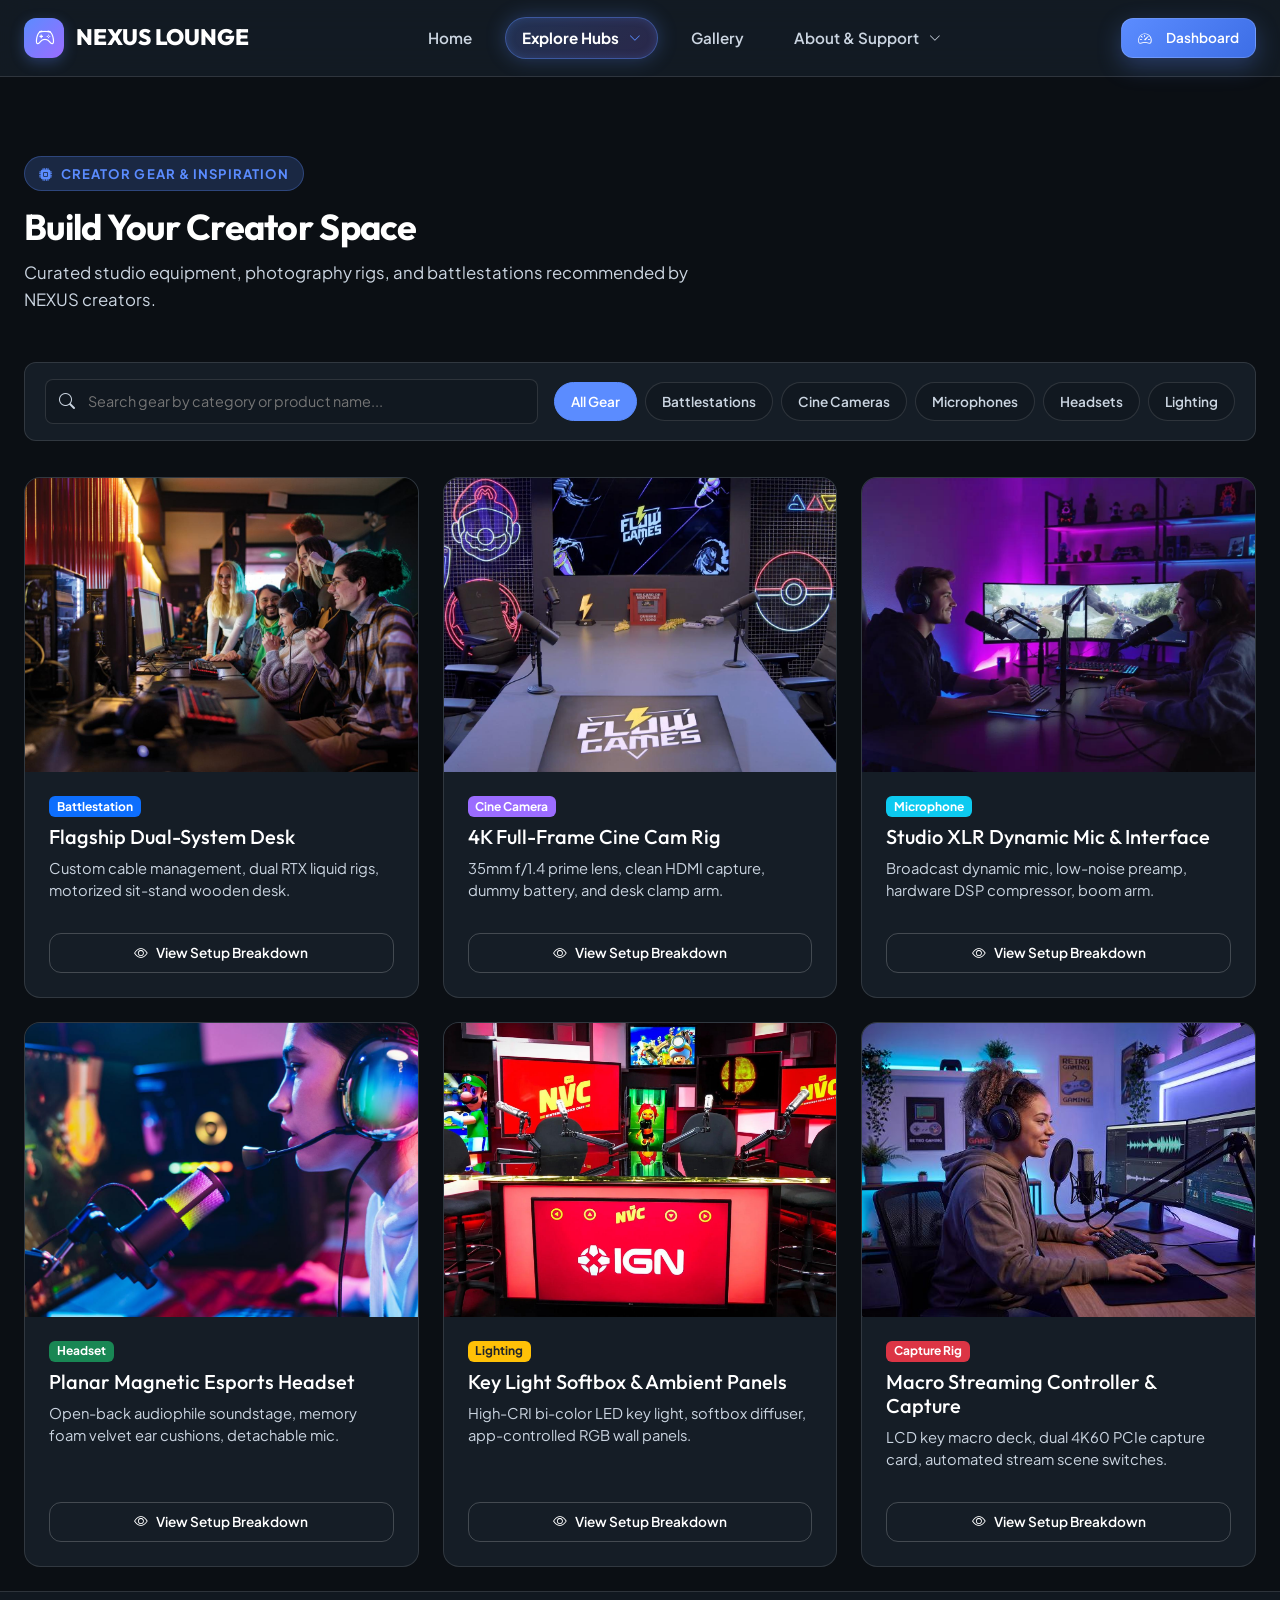
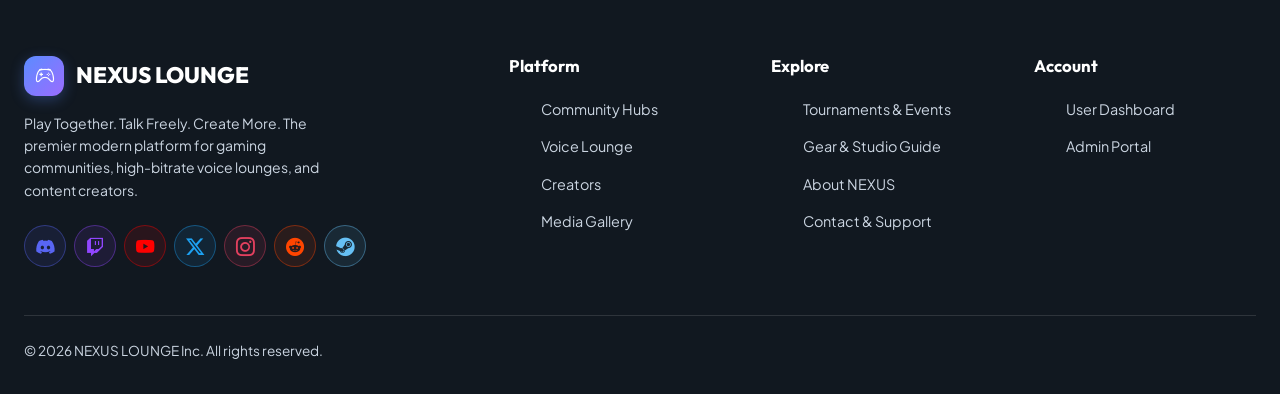
<file: gear-studio.html>
<!DOCTYPE html>
<html lang="en" data-theme="dark">
<head>
  <meta charset="UTF-8">
  <meta name="viewport" content="width=device-width, initial-scale=1.0">
  <title>Gear & Studio Guide — NEXUS LOUNGE</title>
  <meta name="description" content="Explore gaming setup inspirations, cine streaming cameras, broadcast XLR microphones, audiophile headsets, and key lighting guides on NEXUS LOUNGE.">

  <!-- Google Fonts -->
  <link rel="preconnect" href="https://fonts.googleapis.com">
  <link rel="preconnect" href="https://fonts.gstatic.com" crossorigin>
  <link href="https://fonts.googleapis.com/css2?family=Outfit:wght@500;600;700;800&family=Plus+Jakarta+Sans:wght@400;500;600;700&display=swap" rel="stylesheet">

  <!-- Bootstrap 5 CDN & Icons -->
  <link href="https://cdn.jsdelivr.net/npm/bootstrap@5.3.2/dist/css/bootstrap.min.css" rel="stylesheet">
  <link href="https://cdn.jsdelivr.net/npm/bootstrap-icons@1.11.1/font/bootstrap-icons.css" rel="stylesheet">

  <!-- Core Custom Stylesheet -->
  <link rel="stylesheet" href="assets/css/style.css">
  <!-- Favicon & Brand Icons -->
  <link rel="icon" type="image/svg+xml" href="assets/images/favicon.svg">
  <link rel="shortcut icon" href="assets/images/favicon.svg">
  <link rel="apple-touch-icon" href="assets/images/favicon.svg">
</head>
<body>

  <!-- NAVBAR -->
    <header class="nexus-navbar">
    <div class="nexus-container navbar-container">
      <a href="index.html" class="brand-logo">
        <div class="brand-icon">
          <i class="bi bi-controller"></i>
        </div>
        <span>NEXUS LOUNGE</span>
      </a>

      <ul class="nav-menu-desktop">
        <li><a href="index.html" class="nav-link-item">Home</a></li>

        <li class="nav-item-dropdown">
          <a href="community.html" class="nav-link-item active">
            Explore Hubs <i class="bi bi-chevron-down ms-1" style="font-size: 0.75rem;"></i>
          </a>
          <div class="nexus-dropdown-menu">
            <a href="community.html" class="dropdown-item-link">
              <div class="dropdown-item-icon"><i class="bi bi-people-fill"></i></div>
              <div>
                <div class="dropdown-item-title">Community Hubs</div>
                <div class="dropdown-item-sub">Connect with squads & forums</div>
              </div>
            </a>
            <a href="voice-lounge.html" class="dropdown-item-link">
              <div class="dropdown-item-icon"><i class="bi bi-mic-fill"></i></div>
              <div>
                <div class="dropdown-item-title">Voice Lounge</div>
                <div class="dropdown-item-sub">Live low-latency channels</div>
              </div>
            </a>
            <a href="creators.html" class="dropdown-item-link">
              <div class="dropdown-item-icon"><i class="bi bi-camera-reels-fill"></i></div>
              <div>
                <div class="dropdown-item-title">Creators & Media</div>
                <div class="dropdown-item-sub">Streamers, clips & photography</div>
              </div>
            </a>
            <a href="events.html" class="dropdown-item-link">
              <div class="dropdown-item-icon"><i class="bi bi-trophy-fill"></i></div>
              <div>
                <div class="dropdown-item-title">Events & Esports</div>
                <div class="dropdown-item-sub">Live tournaments & showcases</div>
              </div>
            </a>
            <a href="gear-studio.html" class="dropdown-item-link">
              <div class="dropdown-item-icon"><i class="bi bi-cpu-fill"></i></div>
              <div>
                <div class="dropdown-item-title">Gear & Studio</div>
                <div class="dropdown-item-sub">Battlestation setups & hardware</div>
              </div>
            </a>
          </div>
        </li>

        <li><a href="gallery.html" class="nav-link-item">Gallery</a></li>

        <li class="nav-item-dropdown">
          <a href="about.html" class="nav-link-item">
            About & Support <i class="bi bi-chevron-down ms-1" style="font-size: 0.75rem;"></i>
          </a>
          <div class="nexus-dropdown-menu">
            <a href="about.html" class="dropdown-item-link">
              <div class="dropdown-item-icon"><i class="bi bi-info-circle-fill"></i></div>
              <div>
                <div class="dropdown-item-title">About NEXUS</div>
                <div class="dropdown-item-sub">Our mission & gaming platform</div>
              </div>
            </a>
            <a href="contact.html" class="dropdown-item-link">
              <div class="dropdown-item-icon"><i class="bi bi-envelope-fill"></i></div>
              <div>
                <div class="dropdown-item-title">Contact Support</div>
                <div class="dropdown-item-sub">Help desk & member inquiries</div>
              </div>
            </a>
            <a href="dashboard.html" class="dropdown-item-link">
              <div class="dropdown-item-icon"><i class="bi bi-speedometer2"></i></div>
              <div>
                <div class="dropdown-item-title">Member Dashboard</div>
                <div class="dropdown-item-sub">Squad stats & activity hub</div>
              </div>
            </a>
            <a href="admin.html" class="dropdown-item-link">
              <div class="dropdown-item-icon"><i class="bi bi-shield-lock-fill"></i></div>
              <div>
                <div class="dropdown-item-title">Admin Console</div>
                <div class="dropdown-item-sub">System & moderation panel</div>
              </div>
            </a>
          </div>
        </li>
      </ul>

      <div class="nav-actions-desktop">
        <a href="dashboard.html" class="btn-nexus-primary btn-sm">
          <i class="bi bi-speedometer2 me-1"></i> Dashboard
        </a>
      </div>

      <button id="mobileToggleBtn" class="mobile-toggle-btn" aria-label="Open navigation menu">
        <i class="bi bi-list"></i>
      </button>
    </div>

        <div id="mobileNavOverlay" class="mobile-nav-overlay">
      <div class="mobile-menu-container">
        
        <!-- ITEM 1: HOME -->
        <a href="index.html" class="mobile-nav-item-link">
          <i class="bi bi-house-door-fill me-2 text-primary"></i> Home
        </a>

        <!-- ITEM 2: EXPLORE HUBS (ACCORDION DROPDOWN) -->
        <div class="mobile-dropdown-group">
          <button class="mobile-dropdown-toggle" type="button">
            <span><i class="bi bi-compass-fill me-2 text-purple"></i> Explore Hubs</span>
            <i class="bi bi-chevron-down toggle-arrow"></i>
          </button>
          <div class="mobile-dropdown-content">
            <a href="community.html" class="mobile-sublink-card">
              <div class="sublink-icon"><i class="bi bi-people-fill text-primary"></i></div>
              <div>
                <div class="sublink-title">Community Hubs</div>
                <div class="sublink-desc">Connect with squads & forums</div>
              </div>
            </a>
            <a href="voice-lounge.html" class="mobile-sublink-card">
              <div class="sublink-icon"><i class="bi bi-mic-fill text-purple"></i></div>
              <div>
                <div class="sublink-title">Voice Lounge</div>
                <div class="sublink-desc">Live low-latency channels</div>
              </div>
            </a>
            <a href="creators.html" class="mobile-sublink-card">
              <div class="sublink-icon"><i class="bi bi-camera-reels-fill text-warning"></i></div>
              <div>
                <div class="sublink-title">Creators & Media</div>
                <div class="sublink-desc">Streamers, clips & photography</div>
              </div>
            </a>
            <a href="events.html" class="mobile-sublink-card">
              <div class="sublink-icon"><i class="bi bi-trophy-fill text-success"></i></div>
              <div>
                <div class="sublink-title">Events & Esports</div>
                <div class="sublink-desc">Live tournaments & showcases</div>
              </div>
            </a>
            <a href="gear-studio.html" class="mobile-sublink-card">
              <div class="sublink-icon"><i class="bi bi-cpu-fill text-info"></i></div>
              <div>
                <div class="sublink-title">Gear & Studio</div>
                <div class="sublink-desc">Battlestation setups & hardware</div>
              </div>
            </a>
          </div>
        </div>

        <!-- ITEM 3: GALLERY -->
        <a href="gallery.html" class="mobile-nav-item-link">
          <i class="bi bi-images me-2 text-info"></i> Gallery
        </a>

        <!-- ITEM 4: ABOUT & SUPPORT (ACCORDION DROPDOWN) -->
        <div class="mobile-dropdown-group">
          <button class="mobile-dropdown-toggle" type="button">
            <span><i class="bi bi-info-circle-fill me-2 text-warning"></i> About & Support</span>
            <i class="bi bi-chevron-down toggle-arrow"></i>
          </button>
          <div class="mobile-dropdown-content">
            <a href="about.html" class="mobile-sublink-card">
              <div class="sublink-icon"><i class="bi bi-info-circle-fill text-primary"></i></div>
              <div>
                <div class="sublink-title">About NEXUS</div>
                <div class="sublink-desc">Our mission & gaming platform</div>
              </div>
            </a>
            <a href="contact.html" class="mobile-sublink-card">
              <div class="sublink-icon"><i class="bi bi-envelope-fill text-success"></i></div>
              <div>
                <div class="sublink-title">Contact Support</div>
                <div class="sublink-desc">Help desk & member inquiries</div>
              </div>
            </a>
            <a href="dashboard.html" class="mobile-sublink-card">
              <div class="sublink-icon"><i class="bi bi-speedometer2 text-info"></i></div>
              <div>
                <div class="sublink-title">Member Dashboard</div>
                <div class="sublink-desc">Squad stats & activity hub</div>
              </div>
            </a>
            <a href="admin.html" class="mobile-sublink-card">
              <div class="sublink-icon"><i class="bi bi-shield-lock-fill text-danger"></i></div>
              <div>
                <div class="sublink-title">Admin Console</div>
                <div class="sublink-desc">System & moderation panel</div>
              </div>
            </a>
          </div>
        </div>
      </div>

      <div class="mobile-nav-actions">
        <a href="dashboard.html" class="btn-nexus-primary w-100 text-center py-3 fs-6">
          <i class="bi bi-speedometer2 me-2"></i> Launch Member Dashboard
        </a>
      </div>
    </div>
  </header>

  <main>
    <!-- PAGE TITLE HEADER -->
    <section class="section-spacing pb-4">
      <div class="nexus-container">
        <div class="section-title-wrap">
          <div class="section-badge">
            <i class="bi bi-cpu-fill"></i>
            <span>CREATOR GEAR & INSPIRATION</span>
          </div>
          <h1 class="section-heading">Build Your Creator Space</h1>
          <p class="section-subtext">Curated studio equipment, photography rigs, and battlestations recommended by NEXUS creators.</p>
        </div>

        <!-- FILTER BAR -->
        <div class="filter-bar">
          <div class="search-input-wrap">
            <i class="bi bi-search"></i>
            <input type="text" id="nexusSearchInput" placeholder="Search gear by category or product name...">
          </div>
          <div class="filter-pills-group">
            <button class="filter-pill active" data-category="all">All Gear</button>
            <button class="filter-pill" data-category="battlestations">Battlestations</button>
            <button class="filter-pill" data-category="cameras">Cine Cameras</button>
            <button class="filter-pill" data-category="mics">Microphones</button>
            <button class="filter-pill" data-category="headsets">Headsets</button>
            <button class="filter-pill" data-category="lighting">Lighting</button>
          </div>
        </div>

        <!-- GEAR GRID -->
        <div class="nexus-grid-3">
          <!-- Setup 1 -->
          <div class="nexus-card js-filter-card reveal-up" data-category="battlestations">
            <div class="nexus-card-img-wrap" style="aspect-ratio: 4/3;">
              <img src="assets/images/27.jpg" alt="Flagship RGB Battlestation Desk">
            </div>
            <div class="nexus-card-body">
              <span class="badge bg-primary mb-2" style="width: fit-content;">Battlestation</span>
              <h3 class="h5 mb-2">Flagship Dual-System Desk</h3>
              <p class="text-muted small mb-3">Custom cable management, dual RTX liquid rigs, motorized sit-stand wooden desk.</p>
              <div class="nexus-card-footer px-0 pb-0 border-0 mt-auto">
                <button class="btn-nexus-outline btn-sm w-100 justify-content-center" onclick="showToast('Loading Battlestation Specs...', 'info')">
                  <i class="bi bi-eye"></i> View Setup Breakdown
                </button>
              </div>
            </div>
          </div>

          <!-- Setup 2 -->
          <div class="nexus-card js-filter-card reveal-up" data-category="cameras">
            <div class="nexus-card-img-wrap" style="aspect-ratio: 4/3;">
              <img src="assets/images/28.jpg" alt="Cine Streaming Camera Rig">
            </div>
            <div class="nexus-card-body">
              <span class="badge bg-purple mb-2" style="background-color: var(--accent-secondary); width: fit-content;">Cine Camera</span>
              <h3 class="h5 mb-2">4K Full-Frame Cine Cam Rig</h3>
              <p class="text-muted small mb-3">35mm f/1.4 prime lens, clean HDMI capture, dummy battery, and desk clamp arm.</p>
              <div class="nexus-card-footer px-0 pb-0 border-0 mt-auto">
                <button class="btn-nexus-outline btn-sm w-100 justify-content-center" onclick="showToast('Loading Camera Specs...', 'info')">
                  <i class="bi bi-eye"></i> View Setup Breakdown
                </button>
              </div>
            </div>
          </div>

          <!-- Setup 3 -->
          <div class="nexus-card js-filter-card reveal-up" data-category="mics">
            <div class="nexus-card-img-wrap" style="aspect-ratio: 4/3;">
              <img src="assets/images/29.jpg" alt="Broadcast XLR Mic Interface">
            </div>
            <div class="nexus-card-body">
              <span class="badge bg-info mb-2" style="width: fit-content;">Microphone</span>
              <h3 class="h5 mb-2">Studio XLR Dynamic Mic & Interface</h3>
              <p class="text-muted small mb-3">Broadcast dynamic mic, low-noise preamp, hardware DSP compressor, boom arm.</p>
              <div class="nexus-card-footer px-0 pb-0 border-0 mt-auto">
                <button class="btn-nexus-outline btn-sm w-100 justify-content-center" onclick="showToast('Loading Mic Specs...', 'info')">
                  <i class="bi bi-eye"></i> View Setup Breakdown
                </button>
              </div>
            </div>
          </div>

          <!-- Setup 4 -->
          <div class="nexus-card js-filter-card reveal-up" data-category="headsets">
            <div class="nexus-card-img-wrap" style="aspect-ratio: 4/3;">
              <img src="assets/images/30.jpg" alt="Audiophile Planar Esports Headset">
            </div>
            <div class="nexus-card-body">
              <span class="badge bg-success mb-2" style="width: fit-content;">Headset</span>
              <h3 class="h5 mb-2">Planar Magnetic Esports Headset</h3>
              <p class="text-muted small mb-3">Open-back audiophile soundstage, memory foam velvet ear cushions, detachable mic.</p>
              <div class="nexus-card-footer px-0 pb-0 border-0 mt-auto">
                <button class="btn-nexus-outline btn-sm w-100 justify-content-center" onclick="showToast('Loading Headset Specs...', 'info')">
                  <i class="bi bi-eye"></i> View Setup Breakdown
                </button>
              </div>
            </div>
          </div>

          <!-- Setup 5 -->
          <div class="nexus-card js-filter-card reveal-up" data-category="lighting">
            <div class="nexus-card-img-wrap" style="aspect-ratio: 4/3;">
              <img src="assets/images/31.jpg" alt="Key Light Softbox & RGB Ambient Panels">
            </div>
            <div class="nexus-card-body">
              <span class="badge bg-warning text-dark mb-2" style="width: fit-content;">Lighting</span>
              <h3 class="h5 mb-2">Key Light Softbox & Ambient Panels</h3>
              <p class="text-muted small mb-3">High-CRI bi-color LED key light, softbox diffuser, app-controlled RGB wall panels.</p>
              <div class="nexus-card-footer px-0 pb-0 border-0 mt-auto">
                <button class="btn-nexus-outline btn-sm w-100 justify-content-center" onclick="showToast('Loading Lighting Specs...', 'info')">
                  <i class="bi bi-eye"></i> View Setup Breakdown
                </button>
              </div>
            </div>
          </div>

          <!-- Setup 6 -->
          <div class="nexus-card js-filter-card reveal-up" data-category="battlestations">
            <div class="nexus-card-img-wrap" style="aspect-ratio: 4/3;">
              <img src="assets/images/32.jpg" alt="Streaming Deck & Capture Rig">
            </div>
            <div class="nexus-card-body">
              <span class="badge bg-danger mb-2" style="width: fit-content;">Capture Rig</span>
              <h3 class="h5 mb-2">Macro Streaming Controller & Capture</h3>
              <p class="text-muted small mb-3">LCD key macro deck, dual 4K60 PCIe capture card, automated stream scene switches.</p>
              <div class="nexus-card-footer px-0 pb-0 border-0 mt-auto">
                <button class="btn-nexus-outline btn-sm w-100 justify-content-center" onclick="showToast('Loading Controller Specs...', 'info')">
                  <i class="bi bi-eye"></i> View Setup Breakdown
                </button>
              </div>
            </div>
          </div>
        </div>
      </div>
    </section>
  </main>

  <!-- FOOTER -->
  <footer class="nexus-footer">
    <div class="nexus-container">
      <div class="footer-grid">
        <div class="footer-col">
          <a href="index.html" class="brand-logo mb-3 d-inline-flex">
            <div class="brand-icon"><i class="bi bi-controller"></i></div>
            <span>NEXUS LOUNGE</span>
          </a>
          <p class="text-muted small mb-4" style="max-width: 320px;">
            Play Together. Talk Freely. Create More. The premier modern platform for gaming communities, high-bitrate voice lounges, and content creators.
          </p>
          <div class="footer-social-links d-flex align-items-center gap-2 mt-3">
            <a href="https://discord.com" target="_blank" class="footer-social-icon" aria-label="Discord"><i class="bi bi-discord"></i></a>
            <a href="https://twitch.tv" target="_blank" class="footer-social-icon" aria-label="Twitch"><i class="bi bi-twitch"></i></a>
            <a href="https://youtube.com" target="_blank" class="footer-social-icon" aria-label="YouTube"><i class="bi bi-youtube"></i></a>
            <a href="https://twitter.com" target="_blank" class="footer-social-icon" aria-label="Twitter"><i class="bi bi-twitter-x"></i></a>
            <a href="https://instagram.com" target="_blank" class="footer-social-icon" aria-label="Instagram"><i class="bi bi-instagram"></i></a>
            <a href="https://reddit.com" target="_blank" class="footer-social-icon" aria-label="Reddit"><i class="bi bi-reddit"></i></a>
            <a href="https://store.steampowered.com" target="_blank" class="footer-social-icon" aria-label="Steam"><i class="bi bi-steam"></i></a>
          </div>
        </div>
        <div class="footer-col">
          <h5>Platform</h5>
          <ul class="footer-links">
            <li><a href="community.html">Community Hubs</a></li>
            <li><a href="voice-lounge.html">Voice Lounge</a></li>
            <li><a href="creators.html">Creators</a></li>
            <li><a href="gallery.html">Media Gallery</a></li>
          </ul>
        </div>
        <div class="footer-col">
          <h5>Explore</h5>
          <ul class="footer-links">
            <li><a href="events.html">Tournaments & Events</a></li>
            <li><a href="gear-studio.html">Gear & Studio Guide</a></li>
            <li><a href="about.html">About NEXUS</a></li>
            <li><a href="contact.html">Contact & Support</a></li>
          </ul>
        </div>
        <div class="footer-col">
          <h5>Account</h5>
          <ul class="footer-links">
            <li><a href="dashboard.html">User Dashboard</a></li>
            <li><a href="admin.html">Admin Portal</a></li>
          </ul>
        </div>
      </div>
      <div class="footer-bottom">
        <div>&copy; 2026 NEXUS LOUNGE Inc. All rights reserved.</div>
      </div>
    </div>
  </footer>

  <script src="https://cdn.jsdelivr.net/npm/bootstrap@5.3.2/dist/js/bootstrap.bundle.min.js"></script>
  <script src="assets/js/main.js"></script>
  <!-- BACK TO TOP BUTTON -->
  <button id="backToTopBtn" class="back-to-top-btn" aria-label="Back to top">
    <i class="bi bi-arrow-up"></i>
  </button>
</body>
</html>
</file>
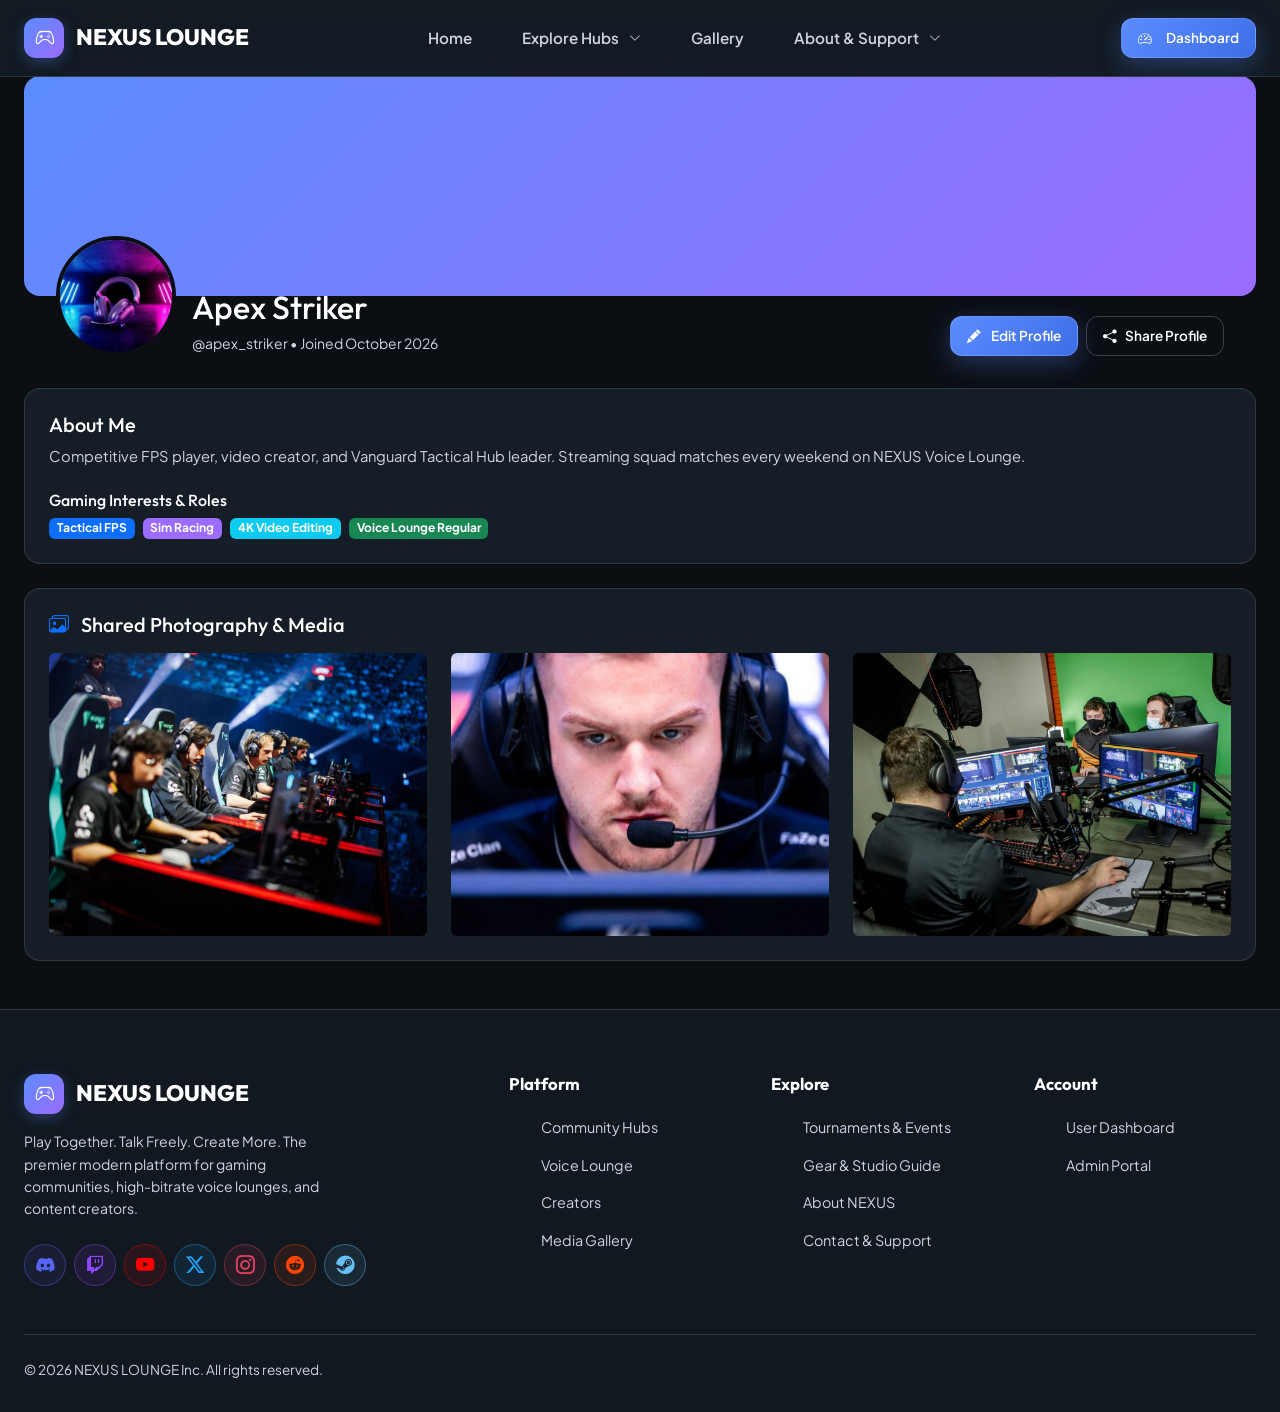
<file: profile.html>
<!DOCTYPE html>
<html lang="en" data-theme="dark">
<head>
  <meta charset="UTF-8">
  <meta name="viewport" content="width=device-width, initial-scale=1.0">
  <title>Member Profile — NEXUS LOUNGE</title>
  <meta name="description" content="View member profiles, gaming interests, creator portfolios, and community stats on NEXUS LOUNGE.">

  <!-- Google Fonts -->
  <link rel="preconnect" href="https://fonts.googleapis.com">
  <link rel="preconnect" href="https://fonts.gstatic.com" crossorigin>
  <link href="https://fonts.googleapis.com/css2?family=Outfit:wght@500;600;700;800&family=Plus+Jakarta+Sans:wght@400;500;600;700&display=swap" rel="stylesheet">

  <!-- Bootstrap 5 CDN & Icons -->
  <link href="https://cdn.jsdelivr.net/npm/bootstrap@5.3.2/dist/css/bootstrap.min.css" rel="stylesheet">
  <link href="https://cdn.jsdelivr.net/npm/bootstrap-icons@1.11.1/font/bootstrap-icons.css" rel="stylesheet">

  <!-- Core Custom Stylesheet -->
  <link rel="stylesheet" href="assets/css/style.css">
  <!-- Favicon & Brand Icons -->
  <link rel="icon" type="image/svg+xml" href="assets/images/favicon.svg">
  <link rel="shortcut icon" href="assets/images/favicon.svg">
  <link rel="apple-touch-icon" href="assets/images/favicon.svg">
</head>
<body>

  <!-- NAVBAR -->
    <header class="nexus-navbar">
    <div class="nexus-container navbar-container">
      <a href="index.html" class="brand-logo">
        <div class="brand-icon">
          <i class="bi bi-controller"></i>
        </div>
        <span>NEXUS LOUNGE</span>
      </a>

      <ul class="nav-menu-desktop">
        <li><a href="index.html" class="nav-link-item">Home</a></li>

        <li class="nav-item-dropdown">
          <a href="community.html" class="nav-link-item">
            Explore Hubs <i class="bi bi-chevron-down ms-1" style="font-size: 0.75rem;"></i>
          </a>
          <div class="nexus-dropdown-menu">
            <a href="community.html" class="dropdown-item-link">
              <div class="dropdown-item-icon"><i class="bi bi-people-fill"></i></div>
              <div>
                <div class="dropdown-item-title">Community Hubs</div>
                <div class="dropdown-item-sub">Connect with squads & forums</div>
              </div>
            </a>
            <a href="voice-lounge.html" class="dropdown-item-link">
              <div class="dropdown-item-icon"><i class="bi bi-mic-fill"></i></div>
              <div>
                <div class="dropdown-item-title">Voice Lounge</div>
                <div class="dropdown-item-sub">Live low-latency channels</div>
              </div>
            </a>
            <a href="creators.html" class="dropdown-item-link">
              <div class="dropdown-item-icon"><i class="bi bi-camera-reels-fill"></i></div>
              <div>
                <div class="dropdown-item-title">Creators & Media</div>
                <div class="dropdown-item-sub">Streamers, clips & photography</div>
              </div>
            </a>
            <a href="events.html" class="dropdown-item-link">
              <div class="dropdown-item-icon"><i class="bi bi-trophy-fill"></i></div>
              <div>
                <div class="dropdown-item-title">Events & Esports</div>
                <div class="dropdown-item-sub">Live tournaments & showcases</div>
              </div>
            </a>
            <a href="gear-studio.html" class="dropdown-item-link">
              <div class="dropdown-item-icon"><i class="bi bi-cpu-fill"></i></div>
              <div>
                <div class="dropdown-item-title">Gear & Studio</div>
                <div class="dropdown-item-sub">Battlestation setups & hardware</div>
              </div>
            </a>
          </div>
        </li>

        <li><a href="gallery.html" class="nav-link-item">Gallery</a></li>

        <li class="nav-item-dropdown">
          <a href="about.html" class="nav-link-item">
            About & Support <i class="bi bi-chevron-down ms-1" style="font-size: 0.75rem;"></i>
          </a>
          <div class="nexus-dropdown-menu">
            <a href="about.html" class="dropdown-item-link">
              <div class="dropdown-item-icon"><i class="bi bi-info-circle-fill"></i></div>
              <div>
                <div class="dropdown-item-title">About NEXUS</div>
                <div class="dropdown-item-sub">Our mission & gaming platform</div>
              </div>
            </a>
            <a href="contact.html" class="dropdown-item-link">
              <div class="dropdown-item-icon"><i class="bi bi-envelope-fill"></i></div>
              <div>
                <div class="dropdown-item-title">Contact Support</div>
                <div class="dropdown-item-sub">Help desk & member inquiries</div>
              </div>
            </a>
            <a href="dashboard.html" class="dropdown-item-link">
              <div class="dropdown-item-icon"><i class="bi bi-speedometer2"></i></div>
              <div>
                <div class="dropdown-item-title">Member Dashboard</div>
                <div class="dropdown-item-sub">Squad stats & activity hub</div>
              </div>
            </a>
            <a href="admin.html" class="dropdown-item-link">
              <div class="dropdown-item-icon"><i class="bi bi-shield-lock-fill"></i></div>
              <div>
                <div class="dropdown-item-title">Admin Console</div>
                <div class="dropdown-item-sub">System & moderation panel</div>
              </div>
            </a>
          </div>
        </li>
      </ul>

      <div class="nav-actions-desktop">
        <a href="dashboard.html" class="btn-nexus-primary btn-sm">
          <i class="bi bi-speedometer2 me-1"></i> Dashboard
        </a>
      </div>

      <button id="mobileToggleBtn" class="mobile-toggle-btn" aria-label="Open navigation menu">
        <i class="bi bi-list"></i>
      </button>
    </div>

        <div id="mobileNavOverlay" class="mobile-nav-overlay">
      <div class="mobile-menu-container">
        
        <!-- ITEM 1: HOME -->
        <a href="index.html" class="mobile-nav-item-link">
          <i class="bi bi-house-door-fill me-2 text-primary"></i> Home
        </a>

        <!-- ITEM 2: EXPLORE HUBS (ACCORDION DROPDOWN) -->
        <div class="mobile-dropdown-group">
          <button class="mobile-dropdown-toggle" type="button">
            <span><i class="bi bi-compass-fill me-2 text-purple"></i> Explore Hubs</span>
            <i class="bi bi-chevron-down toggle-arrow"></i>
          </button>
          <div class="mobile-dropdown-content">
            <a href="community.html" class="mobile-sublink-card">
              <div class="sublink-icon"><i class="bi bi-people-fill text-primary"></i></div>
              <div>
                <div class="sublink-title">Community Hubs</div>
                <div class="sublink-desc">Connect with squads & forums</div>
              </div>
            </a>
            <a href="voice-lounge.html" class="mobile-sublink-card">
              <div class="sublink-icon"><i class="bi bi-mic-fill text-purple"></i></div>
              <div>
                <div class="sublink-title">Voice Lounge</div>
                <div class="sublink-desc">Live low-latency channels</div>
              </div>
            </a>
            <a href="creators.html" class="mobile-sublink-card">
              <div class="sublink-icon"><i class="bi bi-camera-reels-fill text-warning"></i></div>
              <div>
                <div class="sublink-title">Creators & Media</div>
                <div class="sublink-desc">Streamers, clips & photography</div>
              </div>
            </a>
            <a href="events.html" class="mobile-sublink-card">
              <div class="sublink-icon"><i class="bi bi-trophy-fill text-success"></i></div>
              <div>
                <div class="sublink-title">Events & Esports</div>
                <div class="sublink-desc">Live tournaments & showcases</div>
              </div>
            </a>
            <a href="gear-studio.html" class="mobile-sublink-card">
              <div class="sublink-icon"><i class="bi bi-cpu-fill text-info"></i></div>
              <div>
                <div class="sublink-title">Gear & Studio</div>
                <div class="sublink-desc">Battlestation setups & hardware</div>
              </div>
            </a>
          </div>
        </div>

        <!-- ITEM 3: GALLERY -->
        <a href="gallery.html" class="mobile-nav-item-link">
          <i class="bi bi-images me-2 text-info"></i> Gallery
        </a>

        <!-- ITEM 4: ABOUT & SUPPORT (ACCORDION DROPDOWN) -->
        <div class="mobile-dropdown-group">
          <button class="mobile-dropdown-toggle" type="button">
            <span><i class="bi bi-info-circle-fill me-2 text-warning"></i> About & Support</span>
            <i class="bi bi-chevron-down toggle-arrow"></i>
          </button>
          <div class="mobile-dropdown-content">
            <a href="about.html" class="mobile-sublink-card">
              <div class="sublink-icon"><i class="bi bi-info-circle-fill text-primary"></i></div>
              <div>
                <div class="sublink-title">About NEXUS</div>
                <div class="sublink-desc">Our mission & gaming platform</div>
              </div>
            </a>
            <a href="contact.html" class="mobile-sublink-card">
              <div class="sublink-icon"><i class="bi bi-envelope-fill text-success"></i></div>
              <div>
                <div class="sublink-title">Contact Support</div>
                <div class="sublink-desc">Help desk & member inquiries</div>
              </div>
            </a>
            <a href="dashboard.html" class="mobile-sublink-card">
              <div class="sublink-icon"><i class="bi bi-speedometer2 text-info"></i></div>
              <div>
                <div class="sublink-title">Member Dashboard</div>
                <div class="sublink-desc">Squad stats & activity hub</div>
              </div>
            </a>
            <a href="admin.html" class="mobile-sublink-card">
              <div class="sublink-icon"><i class="bi bi-shield-lock-fill text-danger"></i></div>
              <div>
                <div class="sublink-title">Admin Console</div>
                <div class="sublink-desc">System & moderation panel</div>
              </div>
            </a>
          </div>
        </div>
      </div>

      <div class="mobile-nav-actions">
        <a href="dashboard.html" class="btn-nexus-primary w-100 text-center py-3 fs-6">
          <i class="bi bi-speedometer2 me-2"></i> Launch Member Dashboard
        </a>
      </div>
    </div>
  </header>

  <main>
    <section class="pb-5">
      <div class="nexus-container">
        <!-- COVER BANNER -->
        <div class="profile-cover-banner"></div>

        <!-- PROFILE HEADER BLOCK -->
        <div class="profile-header-content">
          <div class="d-flex align-items-end gap-3 flex-wrap">
            <div class="profile-avatar-wrapper">
              <img src="assets/images/10.jpg" alt="Profile Avatar" class="profile-avatar-img">
            </div>
            <div>
              <h1 class="h2 mb-1">Apex Striker</h1>
              <span class="text-muted small">@apex_striker • Joined October 2026</span>
            </div>
          </div>

          <div class="d-flex align-items-center gap-2">
            <button id="editProfileBtn" class="btn-nexus-primary btn-sm">
              <i class="bi bi-pencil-fill"></i> Edit Profile
            </button>
            <button class="btn-nexus-outline btn-sm" onclick="showToast('Profile link copied!', 'success')">
              <i class="bi bi-share-fill"></i> Share Profile
            </button>
          </div>
        </div>

        <!-- PROFILE BIO & INTERESTS -->
        <div class="nexus-card mb-4">
          <div class="nexus-card-body">
            <h2 class="h5 mb-2">About Me</h2>
            <p class="text-muted mb-4">
              Competitive FPS player, video creator, and Vanguard Tactical Hub leader. Streaming squad matches every weekend on NEXUS Voice Lounge.
            </p>

            <h3 class="h6 mb-2">Gaming Interests & Roles</h3>
            <div class="d-flex gap-2 flex-wrap">
              <span class="badge bg-primary">Tactical FPS</span>
              <span class="badge bg-purple" style="background-color: var(--accent-secondary);">Sim Racing</span>
              <span class="badge bg-info">4K Video Editing</span>
              <span class="badge bg-success">Voice Lounge Regular</span>
            </div>
          </div>
        </div>

        <!-- RECENT MEDIA showcase -->
        <div class="nexus-card">
          <div class="nexus-card-body">
            <h2 class="h5 mb-3"><i class="bi bi-images text-primary me-2"></i> Shared Photography & Media</h2>
            <div class="nexus-grid-3">
              <div class="nexus-card-img-wrap rounded overflow-hidden" style="aspect-ratio: 4/3;">
                <img src="assets/images/17.jpg" alt="Battlestation">
              </div>
              <div class="nexus-card-img-wrap rounded overflow-hidden" style="aspect-ratio: 4/3;">
                <img src="assets/images/18.jpg" alt="Audio Rig">
              </div>
              <div class="nexus-card-img-wrap rounded overflow-hidden" style="aspect-ratio: 4/3;">
                <img src="assets/images/20.jpg" alt="Dual Monitors">
              </div>
            </div>
          </div>
        </div>
      </div>
    </section>
  </main>

  <!-- EDIT PROFILE MODAL -->
  <div id="editProfileModal" class="nexus-modal-overlay">
    <div class="nexus-modal-card">
      <div class="nexus-modal-header">
        <h3 class="nexus-modal-title mb-0">Edit Profile</h3>
        <button id="closeProfileModal" class="modal-close-btn" aria-label="Close modal"><i class="bi bi-x-lg"></i></button>
      </div>
      <form id="editProfileForm">
        <div class="nexus-modal-body">
          <div class="form-group mb-3">
            <label class="form-label" for="editName">Full Display Name</label>
            <input type="text" id="editName" class="form-control" value="Apex Striker" required>
          </div>
          <div class="form-group mb-3">
            <label class="form-label" for="editBio">Bio / Profile Description</label>
            <textarea id="editBio" class="form-control" rows="3">Competitive FPS player, video creator, and Vanguard Tactical Hub leader.</textarea>
          </div>
        </div>
        <div class="nexus-modal-footer">
          <button type="button" class="btn-nexus-outline btn-sm" onclick="document.getElementById('editProfileModal').classList.remove('active')">Cancel</button>
          <button type="submit" class="btn-nexus-primary btn-sm"><i class="bi bi-check-lg"></i> Save Changes</button>
        </div>
      </form>
    </div>
  </div>

  <!-- FOOTER -->
  <footer class="nexus-footer">
    <div class="nexus-container">
      <div class="footer-grid">
        <div class="footer-col">
          <a href="index.html" class="brand-logo mb-3 d-inline-flex">
            <div class="brand-icon"><i class="bi bi-controller"></i></div>
            <span>NEXUS LOUNGE</span>
          </a>
          <p class="text-muted small mb-4" style="max-width: 320px;">
            Play Together. Talk Freely. Create More. The premier modern platform for gaming communities, high-bitrate voice lounges, and content creators.
          </p>
          <div class="footer-social-links d-flex align-items-center gap-2 mt-3">
            <a href="https://discord.com" target="_blank" class="footer-social-icon" aria-label="Discord"><i class="bi bi-discord"></i></a>
            <a href="https://twitch.tv" target="_blank" class="footer-social-icon" aria-label="Twitch"><i class="bi bi-twitch"></i></a>
            <a href="https://youtube.com" target="_blank" class="footer-social-icon" aria-label="YouTube"><i class="bi bi-youtube"></i></a>
            <a href="https://twitter.com" target="_blank" class="footer-social-icon" aria-label="Twitter"><i class="bi bi-twitter-x"></i></a>
            <a href="https://instagram.com" target="_blank" class="footer-social-icon" aria-label="Instagram"><i class="bi bi-instagram"></i></a>
            <a href="https://reddit.com" target="_blank" class="footer-social-icon" aria-label="Reddit"><i class="bi bi-reddit"></i></a>
            <a href="https://store.steampowered.com" target="_blank" class="footer-social-icon" aria-label="Steam"><i class="bi bi-steam"></i></a>
          </div>
        </div>
        <div class="footer-col">
          <h5>Platform</h5>
          <ul class="footer-links">
            <li><a href="community.html">Community Hubs</a></li>
            <li><a href="voice-lounge.html">Voice Lounge</a></li>
            <li><a href="creators.html">Creators</a></li>
            <li><a href="gallery.html">Media Gallery</a></li>
          </ul>
        </div>
        <div class="footer-col">
          <h5>Explore</h5>
          <ul class="footer-links">
            <li><a href="events.html">Tournaments & Events</a></li>
            <li><a href="gear-studio.html">Gear & Studio Guide</a></li>
            <li><a href="about.html">About NEXUS</a></li>
            <li><a href="contact.html">Contact & Support</a></li>
          </ul>
        </div>
        <div class="footer-col">
          <h5>Account</h5>
          <ul class="footer-links">
            <li><a href="dashboard.html">User Dashboard</a></li>
            <li><a href="admin.html">Admin Portal</a></li>
          </ul>
        </div>
      </div>
      <div class="footer-bottom">
        <div>&copy; 2026 NEXUS LOUNGE Inc. All rights reserved.</div>
      </div>
    </div>
  </footer>

  <script src="https://cdn.jsdelivr.net/npm/bootstrap@5.3.2/dist/js/bootstrap.bundle.min.js"></script>
  <script src="assets/js/main.js"></script>
  <!-- BACK TO TOP BUTTON -->
  <button id="backToTopBtn" class="back-to-top-btn" aria-label="Back to top">
    <i class="bi bi-arrow-up"></i>
  </button>
</body>
</html>
</file>
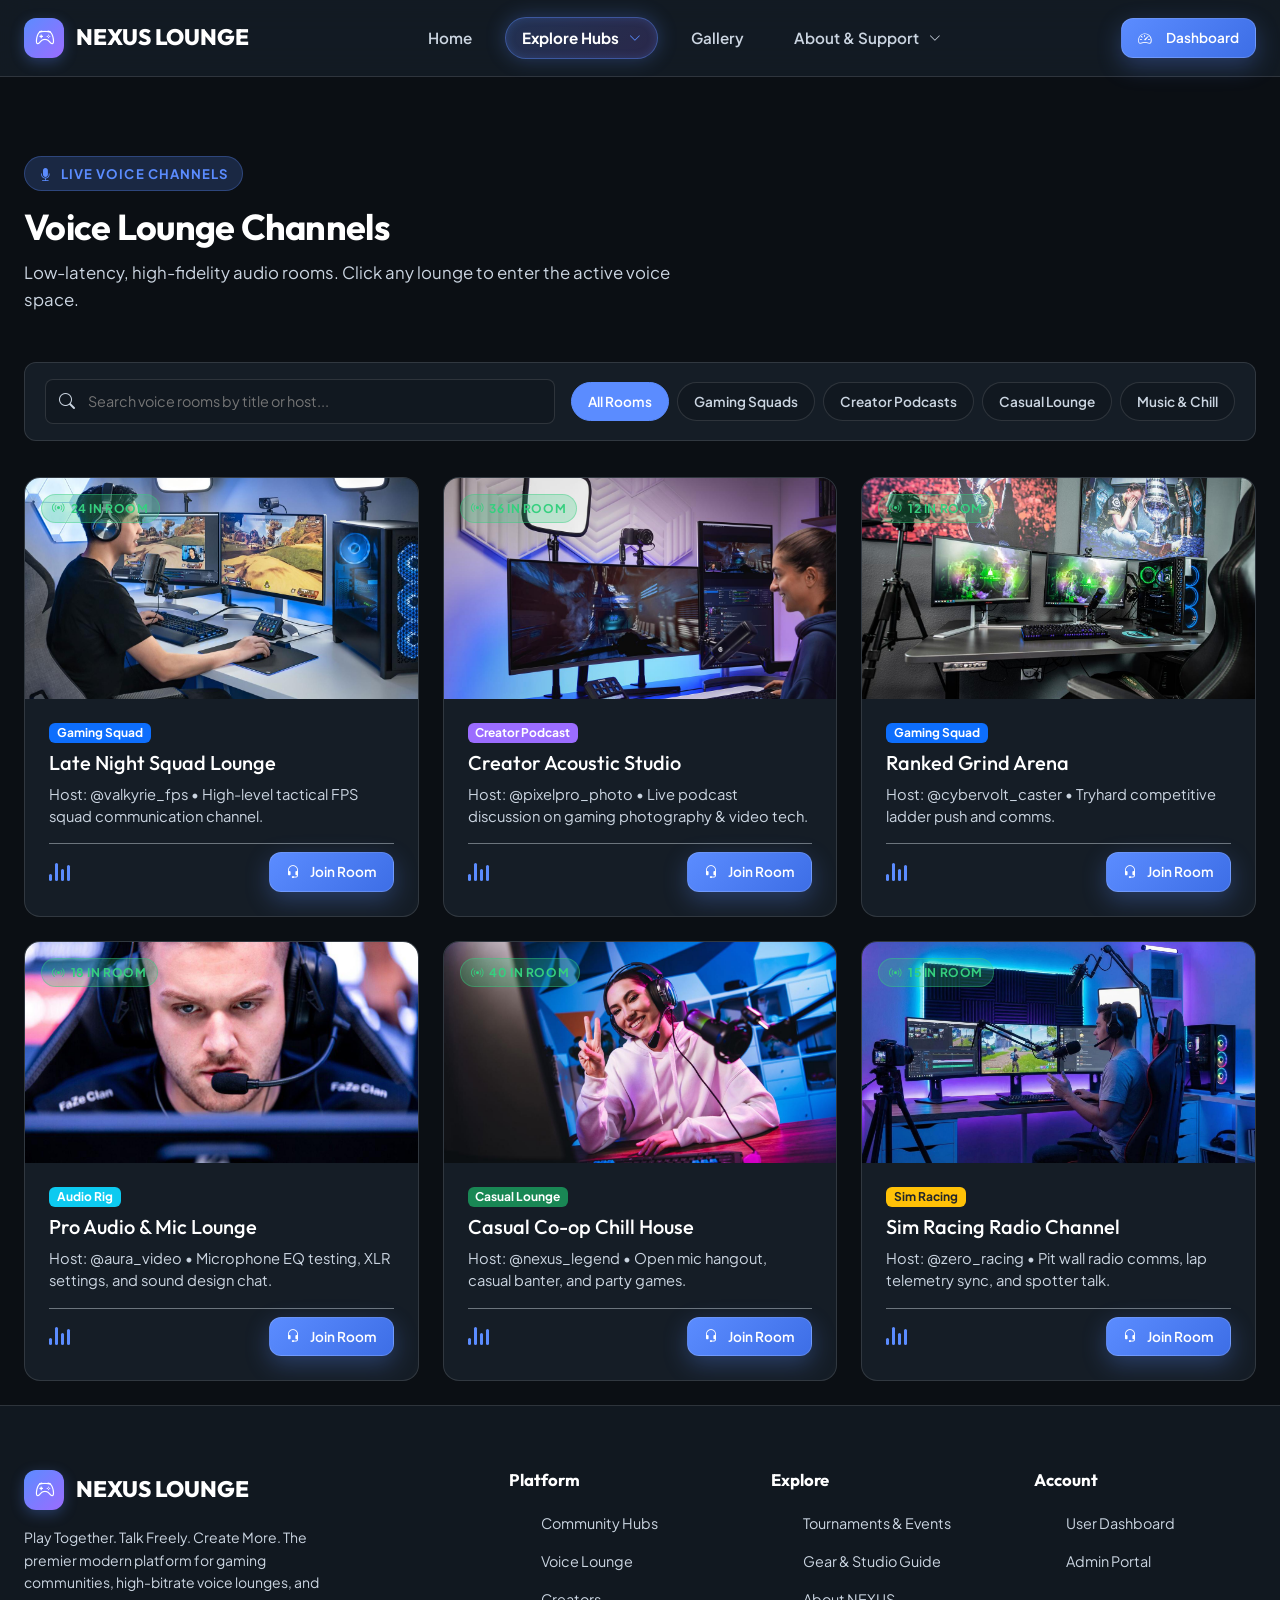
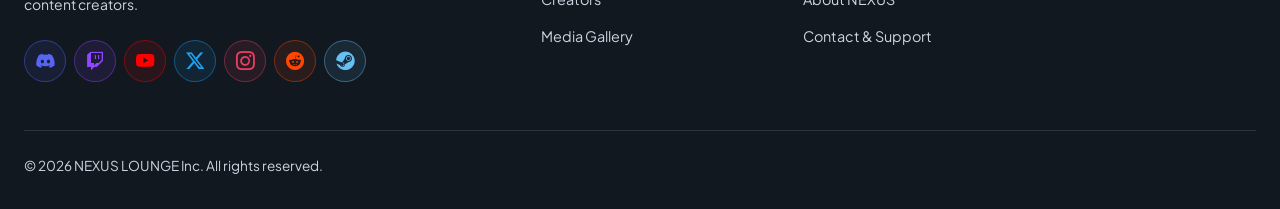
<file: voice-lounge.html>
<!DOCTYPE html>
<html lang="en" data-theme="dark">
<head>
  <meta charset="UTF-8">
  <meta name="viewport" content="width=device-width, initial-scale=1.0">
  <title>Voice Lounge — NEXUS LOUNGE</title>
  <meta name="description" content="Join high-bitrate, low-latency topic voice lounges, squad comms, creator podcast booths, and gaming audio channels on NEXUS LOUNGE.">

  <!-- Google Fonts -->
  <link rel="preconnect" href="https://fonts.googleapis.com">
  <link rel="preconnect" href="https://fonts.gstatic.com" crossorigin>
  <link href="https://fonts.googleapis.com/css2?family=Outfit:wght@500;600;700;800&family=Plus+Jakarta+Sans:wght@400;500;600;700&display=swap" rel="stylesheet">

  <!-- Bootstrap 5 CDN & Icons -->
  <link href="https://cdn.jsdelivr.net/npm/bootstrap@5.3.2/dist/css/bootstrap.min.css" rel="stylesheet">
  <link href="https://cdn.jsdelivr.net/npm/bootstrap-icons@1.11.1/font/bootstrap-icons.css" rel="stylesheet">

  <!-- Core Custom Stylesheet -->
  <link rel="stylesheet" href="assets/css/style.css">
  <!-- Favicon & Brand Icons -->
  <link rel="icon" type="image/svg+xml" href="assets/images/favicon.svg">
  <link rel="shortcut icon" href="assets/images/favicon.svg">
  <link rel="apple-touch-icon" href="assets/images/favicon.svg">
</head>
<body>

  <!-- NAVBAR -->
    <header class="nexus-navbar">
    <div class="nexus-container navbar-container">
      <a href="index.html" class="brand-logo">
        <div class="brand-icon">
          <i class="bi bi-controller"></i>
        </div>
        <span>NEXUS LOUNGE</span>
      </a>

      <ul class="nav-menu-desktop">
        <li><a href="index.html" class="nav-link-item">Home</a></li>

        <li class="nav-item-dropdown">
          <a href="community.html" class="nav-link-item active">
            Explore Hubs <i class="bi bi-chevron-down ms-1" style="font-size: 0.75rem;"></i>
          </a>
          <div class="nexus-dropdown-menu">
            <a href="community.html" class="dropdown-item-link">
              <div class="dropdown-item-icon"><i class="bi bi-people-fill"></i></div>
              <div>
                <div class="dropdown-item-title">Community Hubs</div>
                <div class="dropdown-item-sub">Connect with squads & forums</div>
              </div>
            </a>
            <a href="voice-lounge.html" class="dropdown-item-link">
              <div class="dropdown-item-icon"><i class="bi bi-mic-fill"></i></div>
              <div>
                <div class="dropdown-item-title">Voice Lounge</div>
                <div class="dropdown-item-sub">Live low-latency channels</div>
              </div>
            </a>
            <a href="creators.html" class="dropdown-item-link">
              <div class="dropdown-item-icon"><i class="bi bi-camera-reels-fill"></i></div>
              <div>
                <div class="dropdown-item-title">Creators & Media</div>
                <div class="dropdown-item-sub">Streamers, clips & photography</div>
              </div>
            </a>
            <a href="events.html" class="dropdown-item-link">
              <div class="dropdown-item-icon"><i class="bi bi-trophy-fill"></i></div>
              <div>
                <div class="dropdown-item-title">Events & Esports</div>
                <div class="dropdown-item-sub">Live tournaments & showcases</div>
              </div>
            </a>
            <a href="gear-studio.html" class="dropdown-item-link">
              <div class="dropdown-item-icon"><i class="bi bi-cpu-fill"></i></div>
              <div>
                <div class="dropdown-item-title">Gear & Studio</div>
                <div class="dropdown-item-sub">Battlestation setups & hardware</div>
              </div>
            </a>
          </div>
        </li>

        <li><a href="gallery.html" class="nav-link-item">Gallery</a></li>

        <li class="nav-item-dropdown">
          <a href="about.html" class="nav-link-item">
            About & Support <i class="bi bi-chevron-down ms-1" style="font-size: 0.75rem;"></i>
          </a>
          <div class="nexus-dropdown-menu">
            <a href="about.html" class="dropdown-item-link">
              <div class="dropdown-item-icon"><i class="bi bi-info-circle-fill"></i></div>
              <div>
                <div class="dropdown-item-title">About NEXUS</div>
                <div class="dropdown-item-sub">Our mission & gaming platform</div>
              </div>
            </a>
            <a href="contact.html" class="dropdown-item-link">
              <div class="dropdown-item-icon"><i class="bi bi-envelope-fill"></i></div>
              <div>
                <div class="dropdown-item-title">Contact Support</div>
                <div class="dropdown-item-sub">Help desk & member inquiries</div>
              </div>
            </a>
            <a href="dashboard.html" class="dropdown-item-link">
              <div class="dropdown-item-icon"><i class="bi bi-speedometer2"></i></div>
              <div>
                <div class="dropdown-item-title">Member Dashboard</div>
                <div class="dropdown-item-sub">Squad stats & activity hub</div>
              </div>
            </a>
            <a href="admin.html" class="dropdown-item-link">
              <div class="dropdown-item-icon"><i class="bi bi-shield-lock-fill"></i></div>
              <div>
                <div class="dropdown-item-title">Admin Console</div>
                <div class="dropdown-item-sub">System & moderation panel</div>
              </div>
            </a>
          </div>
        </li>
      </ul>

      <div class="nav-actions-desktop">
        <a href="dashboard.html" class="btn-nexus-primary btn-sm">
          <i class="bi bi-speedometer2 me-1"></i> Dashboard
        </a>
      </div>

      <button id="mobileToggleBtn" class="mobile-toggle-btn" aria-label="Open navigation menu">
        <i class="bi bi-list"></i>
      </button>
    </div>

        <div id="mobileNavOverlay" class="mobile-nav-overlay">
      <div class="mobile-menu-container">
        
        <!-- ITEM 1: HOME -->
        <a href="index.html" class="mobile-nav-item-link">
          <i class="bi bi-house-door-fill me-2 text-primary"></i> Home
        </a>

        <!-- ITEM 2: EXPLORE HUBS (ACCORDION DROPDOWN) -->
        <div class="mobile-dropdown-group">
          <button class="mobile-dropdown-toggle" type="button">
            <span><i class="bi bi-compass-fill me-2 text-purple"></i> Explore Hubs</span>
            <i class="bi bi-chevron-down toggle-arrow"></i>
          </button>
          <div class="mobile-dropdown-content">
            <a href="community.html" class="mobile-sublink-card">
              <div class="sublink-icon"><i class="bi bi-people-fill text-primary"></i></div>
              <div>
                <div class="sublink-title">Community Hubs</div>
                <div class="sublink-desc">Connect with squads & forums</div>
              </div>
            </a>
            <a href="voice-lounge.html" class="mobile-sublink-card">
              <div class="sublink-icon"><i class="bi bi-mic-fill text-purple"></i></div>
              <div>
                <div class="sublink-title">Voice Lounge</div>
                <div class="sublink-desc">Live low-latency channels</div>
              </div>
            </a>
            <a href="creators.html" class="mobile-sublink-card">
              <div class="sublink-icon"><i class="bi bi-camera-reels-fill text-warning"></i></div>
              <div>
                <div class="sublink-title">Creators & Media</div>
                <div class="sublink-desc">Streamers, clips & photography</div>
              </div>
            </a>
            <a href="events.html" class="mobile-sublink-card">
              <div class="sublink-icon"><i class="bi bi-trophy-fill text-success"></i></div>
              <div>
                <div class="sublink-title">Events & Esports</div>
                <div class="sublink-desc">Live tournaments & showcases</div>
              </div>
            </a>
            <a href="gear-studio.html" class="mobile-sublink-card">
              <div class="sublink-icon"><i class="bi bi-cpu-fill text-info"></i></div>
              <div>
                <div class="sublink-title">Gear & Studio</div>
                <div class="sublink-desc">Battlestation setups & hardware</div>
              </div>
            </a>
          </div>
        </div>

        <!-- ITEM 3: GALLERY -->
        <a href="gallery.html" class="mobile-nav-item-link">
          <i class="bi bi-images me-2 text-info"></i> Gallery
        </a>

        <!-- ITEM 4: ABOUT & SUPPORT (ACCORDION DROPDOWN) -->
        <div class="mobile-dropdown-group">
          <button class="mobile-dropdown-toggle" type="button">
            <span><i class="bi bi-info-circle-fill me-2 text-warning"></i> About & Support</span>
            <i class="bi bi-chevron-down toggle-arrow"></i>
          </button>
          <div class="mobile-dropdown-content">
            <a href="about.html" class="mobile-sublink-card">
              <div class="sublink-icon"><i class="bi bi-info-circle-fill text-primary"></i></div>
              <div>
                <div class="sublink-title">About NEXUS</div>
                <div class="sublink-desc">Our mission & gaming platform</div>
              </div>
            </a>
            <a href="contact.html" class="mobile-sublink-card">
              <div class="sublink-icon"><i class="bi bi-envelope-fill text-success"></i></div>
              <div>
                <div class="sublink-title">Contact Support</div>
                <div class="sublink-desc">Help desk & member inquiries</div>
              </div>
            </a>
            <a href="dashboard.html" class="mobile-sublink-card">
              <div class="sublink-icon"><i class="bi bi-speedometer2 text-info"></i></div>
              <div>
                <div class="sublink-title">Member Dashboard</div>
                <div class="sublink-desc">Squad stats & activity hub</div>
              </div>
            </a>
            <a href="admin.html" class="mobile-sublink-card">
              <div class="sublink-icon"><i class="bi bi-shield-lock-fill text-danger"></i></div>
              <div>
                <div class="sublink-title">Admin Console</div>
                <div class="sublink-desc">System & moderation panel</div>
              </div>
            </a>
          </div>
        </div>
      </div>

      <div class="mobile-nav-actions">
        <a href="dashboard.html" class="btn-nexus-primary w-100 text-center py-3 fs-6">
          <i class="bi bi-speedometer2 me-2"></i> Launch Member Dashboard
        </a>
      </div>
    </div>
  </header>

  <main>
    <!-- PAGE TITLE HEADER -->
    <section class="section-spacing pb-4">
      <div class="nexus-container">
        <div class="section-title-wrap">
          <div class="section-badge">
            <i class="bi bi-mic-fill"></i>
            <span>LIVE VOICE CHANNELS</span>
          </div>
          <h1 class="section-heading">Voice Lounge Channels</h1>
          <p class="section-subtext">Low-latency, high-fidelity audio rooms. Click any lounge to enter the active voice space.</p>
        </div>

        <!-- FILTER BAR -->
        <div class="filter-bar">
          <div class="search-input-wrap">
            <i class="bi bi-search"></i>
            <input type="text" id="nexusSearchInput" placeholder="Search voice rooms by title or host...">
          </div>
          <div class="filter-pills-group">
            <button class="filter-pill active" data-category="all">All Rooms</button>
            <button class="filter-pill" data-category="gaming">Gaming Squads</button>
            <button class="filter-pill" data-category="creator">Creator Podcasts</button>
            <button class="filter-pill" data-category="casual">Casual Lounge</button>
            <button class="filter-pill" data-category="music">Music & Chill</button>
          </div>
        </div>

        <!-- VOICE ROOM GRID -->
        <div class="nexus-grid-3">
          <!-- Room 1 -->
          <div class="nexus-card js-filter-card reveal-up" data-category="gaming">
            <div class="nexus-card-img-wrap" style="aspect-ratio: 16/9;">
              <img src="assets/images/6.jpg" alt="Late Night Squad Room">
              <span class="status-pill live position-absolute top-0 start-0 m-3"><i class="bi bi-broadcast"></i> 24 IN ROOM</span>
            </div>
            <div class="nexus-card-body">
              <span class="badge bg-primary mb-2" style="width: fit-content;">Gaming Squad</span>
              <h3 class="h5 mb-2">Late Night Squad Lounge</h3>
              <p class="text-muted small mb-3">Host: @valkyrie_fps • High-level tactical FPS squad communication channel.</p>
              <div class="d-flex align-items-center justify-content-between mt-auto pt-2 border-top border-secondary">
                <div class="audio-waveform">
                  <div class="waveform-bar"></div>
                  <div class="waveform-bar"></div>
                  <div class="waveform-bar"></div>
                  <div class="waveform-bar"></div>
                </div>
                <button class="btn-nexus-primary btn-sm js-join-room-btn" data-room-name="Late Night Squad Lounge">
                  <i class="bi bi-headset"></i> Join Room
                </button>
              </div>
            </div>
          </div>

          <!-- Room 2 -->
          <div class="nexus-card js-filter-card reveal-up" data-category="creator">
            <div class="nexus-card-img-wrap" style="aspect-ratio: 16/9;">
              <img src="assets/images/21.jpg" alt="Acoustic Creator Studio">
              <span class="status-pill live position-absolute top-0 start-0 m-3"><i class="bi bi-broadcast"></i> 36 IN ROOM</span>
            </div>
            <div class="nexus-card-body">
              <span class="badge bg-purple mb-2" style="background-color: var(--accent-secondary); width: fit-content;">Creator Podcast</span>
              <h3 class="h5 mb-2">Creator Acoustic Studio</h3>
              <p class="text-muted small mb-3">Host: @pixelpro_photo • Live podcast discussion on gaming photography & video tech.</p>
              <div class="d-flex align-items-center justify-content-between mt-auto pt-2 border-top border-secondary">
                <div class="audio-waveform">
                  <div class="waveform-bar"></div>
                  <div class="waveform-bar"></div>
                  <div class="waveform-bar"></div>
                  <div class="waveform-bar"></div>
                </div>
                <button class="btn-nexus-primary btn-sm js-join-room-btn" data-room-name="Creator Acoustic Studio">
                  <i class="bi bi-headset"></i> Join Room
                </button>
              </div>
            </div>
          </div>

          <!-- Room 3 -->
          <div class="nexus-card js-filter-card reveal-up" data-category="gaming">
            <div class="nexus-card-img-wrap" style="aspect-ratio: 16/9;">
              <img src="assets/images/2.jpg" alt="FPS Ranked Grind Arena">
              <span class="status-pill live position-absolute top-0 start-0 m-3"><i class="bi bi-broadcast"></i> 12 IN ROOM</span>
            </div>
            <div class="nexus-card-body">
              <span class="badge bg-primary mb-2" style="width: fit-content;">Gaming Squad</span>
              <h3 class="h5 mb-2">Ranked Grind Arena</h3>
              <p class="text-muted small mb-3">Host: @cybervolt_caster • Tryhard competitive ladder push and comms.</p>
              <div class="d-flex align-items-center justify-content-between mt-auto pt-2 border-top border-secondary">
                <div class="audio-waveform">
                  <div class="waveform-bar"></div>
                  <div class="waveform-bar"></div>
                  <div class="waveform-bar"></div>
                  <div class="waveform-bar"></div>
                </div>
                <button class="btn-nexus-primary btn-sm js-join-room-btn" data-room-name="Ranked Grind Arena">
                  <i class="bi bi-headset"></i> Join Room
                </button>
              </div>
            </div>
          </div>

          <!-- Room 4 -->
          <div class="nexus-card js-filter-card reveal-up" data-category="creator">
            <div class="nexus-card-img-wrap" style="aspect-ratio: 16/9;">
              <img src="assets/images/18.jpg" alt="Pro Audio & Mic Rig Lounge">
              <span class="status-pill live position-absolute top-0 start-0 m-3"><i class="bi bi-broadcast"></i> 18 IN ROOM</span>
            </div>
            <div class="nexus-card-body">
              <span class="badge bg-info mb-2" style="width: fit-content;">Audio Rig</span>
              <h3 class="h5 mb-2">Pro Audio & Mic Lounge</h3>
              <p class="text-muted small mb-3">Host: @aura_video • Microphone EQ testing, XLR settings, and sound design chat.</p>
              <div class="d-flex align-items-center justify-content-between mt-auto pt-2 border-top border-secondary">
                <div class="audio-waveform">
                  <div class="waveform-bar"></div>
                  <div class="waveform-bar"></div>
                  <div class="waveform-bar"></div>
                  <div class="waveform-bar"></div>
                </div>
                <button class="btn-nexus-primary btn-sm js-join-room-btn" data-room-name="Pro Audio & Mic Lounge">
                  <i class="bi bi-headset"></i> Join Room
                </button>
              </div>
            </div>
          </div>

          <!-- Room 5 -->
          <div class="nexus-card js-filter-card reveal-up" data-category="casual">
            <div class="nexus-card-img-wrap" style="aspect-ratio: 16/9;">
              <img src="assets/images/5.jpg" alt="Casual Co-op Chill House">
              <span class="status-pill live position-absolute top-0 start-0 m-3"><i class="bi bi-broadcast"></i> 40 IN ROOM</span>
            </div>
            <div class="nexus-card-body">
              <span class="badge bg-success mb-2" style="width: fit-content;">Casual Lounge</span>
              <h3 class="h5 mb-2">Casual Co-op Chill House</h3>
              <p class="text-muted small mb-3">Host: @nexus_legend • Open mic hangout, casual banter, and party games.</p>
              <div class="d-flex align-items-center justify-content-between mt-auto pt-2 border-top border-secondary">
                <div class="audio-waveform">
                  <div class="waveform-bar"></div>
                  <div class="waveform-bar"></div>
                  <div class="waveform-bar"></div>
                  <div class="waveform-bar"></div>
                </div>
                <button class="btn-nexus-primary btn-sm js-join-room-btn" data-room-name="Casual Co-op Chill House">
                  <i class="bi bi-headset"></i> Join Room
                </button>
              </div>
            </div>
          </div>

          <!-- Room 6 -->
          <div class="nexus-card js-filter-card reveal-up" data-category="gaming">
            <div class="nexus-card-img-wrap" style="aspect-ratio: 16/9;">
              <img src="assets/images/4.jpg" alt="Sim Racing Radio Comms">
              <span class="status-pill live position-absolute top-0 start-0 m-3"><i class="bi bi-broadcast"></i> 15 IN ROOM</span>
            </div>
            <div class="nexus-card-body">
              <span class="badge bg-warning text-dark mb-2" style="width: fit-content;">Sim Racing</span>
              <h3 class="h5 mb-2">Sim Racing Radio Channel</h3>
              <p class="text-muted small mb-3">Host: @zero_racing • Pit wall radio comms, lap telemetry sync, and spotter talk.</p>
              <div class="d-flex align-items-center justify-content-between mt-auto pt-2 border-top border-secondary">
                <div class="audio-waveform">
                  <div class="waveform-bar"></div>
                  <div class="waveform-bar"></div>
                  <div class="waveform-bar"></div>
                  <div class="waveform-bar"></div>
                </div>
                <button class="btn-nexus-primary btn-sm js-join-room-btn" data-room-name="Sim Racing Radio Channel">
                  <i class="bi bi-headset"></i> Join Room
                </button>
              </div>
            </div>
          </div>
        </div>
      </div>
    </section>
  </main>

  <!-- VOICE ROOM INTERACTIVE MODAL -->
  <div id="voiceRoomModal" class="nexus-modal-overlay">
    <div class="nexus-modal-card">
      <div class="nexus-modal-header">
        <div class="d-flex align-items-center gap-2">
          <span class="status-pill live"><i class="bi bi-broadcast"></i> LIVE</span>
          <h3 class="nexus-modal-title mb-0">Live Voice Channel</h3>
        </div>
        <button id="closeVoiceModal" class="modal-close-btn" aria-label="Close modal"><i class="bi bi-x-lg"></i></button>
      </div>
      <div class="nexus-modal-body">
        <div class="text-center mb-4">
          <div class="badge bg-primary mb-2">High-Bitrate 384kbps Stereo Audio</div>
          <p class="text-muted small mb-0">You are connected to NEXUS Voice Server #04</p>
        </div>

        <div class="voice-participant-grid mb-4">
          <div class="participant-avatar-card speaking">
            <img src="assets/images/10.jpg" alt="Alex">
            <div class="fw-bold small">Alex (Host)</div>
            <span class="badge bg-success small" style="font-size: 0.65rem;">Speaking...</span>
          </div>
          <div class="participant-avatar-card">
            <img src="assets/images/37.jpg" alt="Elena">
            <div class="fw-bold small">Elena</div>
            <span class="badge bg-secondary small" style="font-size: 0.65rem;">Muted</span>
          </div>
          <div class="participant-avatar-card">
            <img src="assets/images/44.jpg" alt="Marcus">
            <div class="fw-bold small">Marcus</div>
            <span class="badge bg-primary small" style="font-size: 0.65rem;">Listening</span>
          </div>
        </div>

        <div class="voice-controls-bar">
          <button id="toggleMuteBtn" class="voice-btn-circle" title="Toggle Mic">
            <i class="bi bi-mic-fill"></i>
          </button>
          <button class="voice-btn-circle" title="Deafen Audio">
            <i class="bi bi-volume-up-fill"></i>
          </button>
          <button id="leaveVoiceRoomBtn" class="btn-nexus-primary btn-sm bg-danger border-danger">
            <i class="bi bi-telephone-x-fill"></i> Leave Room
          </button>
        </div>
      </div>
    </div>
  </div>

  <!-- FOOTER -->
  <footer class="nexus-footer">
    <div class="nexus-container">
      <div class="footer-grid">
        <div class="footer-col">
          <a href="index.html" class="brand-logo mb-3 d-inline-flex">
            <div class="brand-icon"><i class="bi bi-controller"></i></div>
            <span>NEXUS LOUNGE</span>
          </a>
          <p class="text-muted small mb-4" style="max-width: 320px;">
            Play Together. Talk Freely. Create More. The premier modern platform for gaming communities, high-bitrate voice lounges, and content creators.
          </p>
          <div class="footer-social-links d-flex align-items-center gap-2 mt-3">
            <a href="https://discord.com" target="_blank" class="footer-social-icon" aria-label="Discord"><i class="bi bi-discord"></i></a>
            <a href="https://twitch.tv" target="_blank" class="footer-social-icon" aria-label="Twitch"><i class="bi bi-twitch"></i></a>
            <a href="https://youtube.com" target="_blank" class="footer-social-icon" aria-label="YouTube"><i class="bi bi-youtube"></i></a>
            <a href="https://twitter.com" target="_blank" class="footer-social-icon" aria-label="Twitter"><i class="bi bi-twitter-x"></i></a>
            <a href="https://instagram.com" target="_blank" class="footer-social-icon" aria-label="Instagram"><i class="bi bi-instagram"></i></a>
            <a href="https://reddit.com" target="_blank" class="footer-social-icon" aria-label="Reddit"><i class="bi bi-reddit"></i></a>
            <a href="https://store.steampowered.com" target="_blank" class="footer-social-icon" aria-label="Steam"><i class="bi bi-steam"></i></a>
          </div>
        </div>
        <div class="footer-col">
          <h5>Platform</h5>
          <ul class="footer-links">
            <li><a href="community.html">Community Hubs</a></li>
            <li><a href="voice-lounge.html">Voice Lounge</a></li>
            <li><a href="creators.html">Creators</a></li>
            <li><a href="gallery.html">Media Gallery</a></li>
          </ul>
        </div>
        <div class="footer-col">
          <h5>Explore</h5>
          <ul class="footer-links">
            <li><a href="events.html">Tournaments & Events</a></li>
            <li><a href="gear-studio.html">Gear & Studio Guide</a></li>
            <li><a href="about.html">About NEXUS</a></li>
            <li><a href="contact.html">Contact & Support</a></li>
          </ul>
        </div>
        <div class="footer-col">
          <h5>Account</h5>
          <ul class="footer-links">
            <li><a href="dashboard.html">User Dashboard</a></li>
            <li><a href="admin.html">Admin Portal</a></li>
          </ul>
        </div>
      </div>
      <div class="footer-bottom">
        <div>&copy; 2026 NEXUS LOUNGE Inc. All rights reserved.</div>
      </div>
    </div>
  </footer>

  <script src="https://cdn.jsdelivr.net/npm/bootstrap@5.3.2/dist/js/bootstrap.bundle.min.js"></script>
  <script src="assets/js/main.js"></script>
  <!-- BACK TO TOP BUTTON -->
  <button id="backToTopBtn" class="back-to-top-btn" aria-label="Back to top">
    <i class="bi bi-arrow-up"></i>
  </button>
</body>
</html>
</file>
<file: assets/css/style.css>
/* ==========================================================================
   NEXUS LOUNGE — Official Design System & Stylesheet
   Play Together. Talk Freely. Create More.
   ========================================================================== */

/* --------------------------------------------------------------------------
   1. VARIABLES & THEMING
   -------------------------------------------------------------------------- */
:root {
  /* Color Palette - Dark Mode (Default) */
  --bg-main: #0B0F14;
  --bg-secondary: #111820;
  --bg-card: #151D26;
  --bg-card-hover: #1C2735;
  --bg-glass: rgba(21, 29, 38, 0.85);

  --accent-primary: #5B8CFF;
  --accent-primary-hover: #4075EE;
  --accent-primary-alpha: rgba(91, 140, 255, 0.2);
  --accent-secondary: #9B6CFF;
  --accent-secondary-hover: #8350EE;
  --accent-secondary-alpha: rgba(155, 108, 255, 0.2);

  --text-main: #FFFFFF;
  --text-muted: #CBD5E1; /* High contrast silver slate for crystal clear readability */
  --text-dark: #0F172A;

  --status-live: #35D07F;
  --status-live-alpha: rgba(53, 208, 127, 0.25);
  --status-offline: #94A3B8;
  --status-busy: #FF5252;

  --border-subtle: rgba(255, 255, 255, 0.12);
  --border-glow: rgba(91, 140, 255, 0.4);

  /* Layout & Grid Standards */
  --container-max-width: 1280px;
  --container-padding: 24px;
  --grid-gap-desktop: 24px;
  --grid-gap-tablet: 20px;
  --grid-gap-mobile: 16px;
  
  --radius-sm: 8px;
  --radius-md: 12px;
  --radius-lg: 16px;
  --radius-pill: 9999px;

  /* Typography */
  --font-family: 'Plus Jakarta Sans', system-ui, -apple-system, sans-serif;
  --font-heading: 'Outfit', system-ui, -apple-system, sans-serif;

  /* Transitions */
  --transition-fast: 0.18s cubic-bezier(0.4, 0, 0.2, 1);
  --transition-normal: 0.28s cubic-bezier(0.4, 0, 0.2, 1);
  --transition-smooth: 0.4s cubic-bezier(0.16, 1, 0.3, 1);

  /* Shadows */
  --shadow-sm: 0 4px 12px rgba(0, 0, 0, 0.3);
  --shadow-md: 0 8px 24px rgba(0, 0, 0, 0.45);
  --shadow-lg: 0 16px 40px rgba(0, 0, 0, 0.6);
  --shadow-accent: 0 8px 25px rgba(91, 140, 255, 0.3);
}

/* Light Theme Variables */
[data-theme="light"] {
  --bg-main: #F1F5F9;
  --bg-secondary: #FFFFFF;
  --bg-card: #FFFFFF;
  --bg-card-hover: #F8FAFC;
  --bg-glass: rgba(255, 255, 255, 0.9);

  --text-main: #0F172A;
  --text-muted: #475569;

  --border-subtle: rgba(15, 23, 42, 0.12);
  --border-glow: rgba(91, 140, 255, 0.4);

  --shadow-sm: 0 2px 8px rgba(15, 23, 42, 0.06);
  --shadow-md: 0 8px 20px rgba(15, 23, 42, 0.08);
  --shadow-lg: 0 16px 32px rgba(15, 23, 42, 0.12);
}

/* --------------------------------------------------------------------------
   2. GLOBAL RESET & BASE STYLES
   -------------------------------------------------------------------------- */
*, *::before, *::after {
  box-sizing: border-box;
  margin: 0;
  padding: 0;
}

html {
  scroll-behavior: smooth;
  font-size: 16px;
  overflow-x: hidden;
}

body {
  font-family: var(--font-family);
  background-color: var(--bg-main);
  color: var(--text-main);
  line-height: 1.6;
  -webkit-font-smoothing: antialiased;
  -moz-osx-font-smoothing: grayscale;
  overflow-x: hidden;
  min-height: 100vh;
  display: flex;
  flex-direction: column;
}

main {
  flex: 1 0 auto;
}

h1, h2, h3, h4, h5, h6 {
  font-family: var(--font-heading);
  color: var(--text-main);
  font-weight: 700;
  line-height: 1.2;
}

a {
  color: var(--accent-primary);
  text-decoration: none;
  transition: color var(--transition-fast);
}

a:hover {
  color: var(--accent-primary-hover);
}

img {
  max-width: 100%;
  height: auto;
  display: block;
  object-fit: cover;
}

button {
  font-family: var(--font-family);
  cursor: pointer;
  border: none;
  background: none;
}

.text-muted {
  color: var(--text-muted) !important;
}

:focus-visible {
  outline: 2px solid var(--accent-primary);
  outline-offset: 4px;
}

::-webkit-scrollbar {
  width: 10px;
  height: 10px;
}

::-webkit-scrollbar-track {
  background: var(--bg-main);
}

::-webkit-scrollbar-thumb {
  background: #243040;
  border-radius: 5px;
}

::-webkit-scrollbar-thumb:hover {
  background: var(--accent-primary);
}

/* --------------------------------------------------------------------------
   3. STRICT LAYOUT CONTAINER & GRID
   -------------------------------------------------------------------------- */
.nexus-container {
  width: 100%;
  max-width: var(--container-max-width);
  margin-left: auto;
  margin-right: auto;
  padding-left: var(--container-padding);
  padding-right: var(--container-padding);
}

.section-spacing {
  padding-top: 80px;
  padding-bottom: 80px;
}

.section-title-wrap {
  margin-bottom: 48px;
  text-align: left;
}

.section-badge {
  display: inline-flex;
  align-items: center;
  gap: 8px;
  padding: 6px 14px;
  border-radius: var(--radius-pill);
  background: var(--accent-primary-alpha);
  color: var(--accent-primary);
  font-size: 0.82rem;
  font-weight: 700;
  letter-spacing: 0.08em;
  text-transform: uppercase;
  margin-bottom: 14px;
  border: 1px solid rgba(91, 140, 255, 0.3);
}

.section-heading {
  font-size: 2.25rem;
  margin-bottom: 12px;
  letter-spacing: -0.02em;
}

.section-subtext {
  color: var(--text-muted);
  font-size: 1.05rem;
  max-width: 680px;
}

/* --------------------------------------------------------------------------
   4. BUTTONS & UI ELEMENTS
   -------------------------------------------------------------------------- */
.btn-nexus-primary {
  display: inline-flex;
  align-items: center;
  justify-content: center;
  gap: 10px;
  padding: 12px 26px;
  background: linear-gradient(135deg, var(--accent-primary) 0%, #3D6EE6 100%);
  color: #FFFFFF !important;
  font-weight: 600;
  font-size: 0.95rem;
  border-radius: var(--radius-md);
  box-shadow: var(--shadow-accent);
  transition: all var(--transition-normal);
  border: 1px solid rgba(255, 255, 255, 0.15);
  white-space: nowrap;
}

.btn-nexus-primary:hover {
  transform: translateY(-2px);
  box-shadow: 0 10px 28px rgba(91, 140, 255, 0.4);
  background: linear-gradient(135deg, #6B98FF 0%, #4677F2 100%);
  color: #FFFFFF !important;
}

.btn-nexus-secondary {
  display: inline-flex;
  align-items: center;
  justify-content: center;
  gap: 10px;
  padding: 12px 26px;
  background: var(--bg-card);
  color: var(--text-main) !important;
  font-weight: 600;
  font-size: 0.95rem;
  border-radius: var(--radius-md);
  border: 1px solid var(--border-subtle);
  transition: all var(--transition-normal);
  white-space: nowrap;
}

.btn-nexus-secondary:hover {
  background: var(--bg-card-hover);
  border-color: var(--border-glow);
  color: var(--accent-primary) !important;
  transform: translateY(-2px);
}

.btn-nexus-outline {
  display: inline-flex;
  align-items: center;
  justify-content: center;
  gap: 8px;
  padding: 10px 20px;
  background: transparent;
  color: var(--text-main);
  border: 1px solid rgba(255, 255, 255, 0.2);
  border-radius: var(--radius-md);
  font-weight: 600;
  font-size: 0.9rem;
  transition: all var(--transition-normal);
}

.btn-nexus-outline:hover {
  border-color: var(--accent-primary);
  color: var(--accent-primary);
  background: var(--accent-primary-alpha);
}

.btn-sm {
  padding: 8px 16px;
  font-size: 0.85rem;
}

.status-pill {
  display: inline-flex;
  align-items: center;
  gap: 6px;
  padding: 4px 10px;
  border-radius: var(--radius-pill);
  font-size: 0.75rem;
  font-weight: 700;
  text-transform: uppercase;
  letter-spacing: 0.05em;
}

.status-pill.live {
  background: var(--status-live-alpha);
  color: var(--status-live);
  border: 1px solid rgba(53, 208, 127, 0.4);
}

.status-dot {
  width: 10px;
  height: 10px;
  border-radius: 50%;
  display: inline-block;
  flex-shrink: 0;
}

.status-dot.live {
  background-color: var(--status-live);
  box-shadow: 0 0 10px var(--status-live);
  animation: pulse-dot 1.8s infinite;
}

@keyframes pulse-dot {
  0% { transform: scale(0.95); opacity: 0.8; }
  50% { transform: scale(1.25); opacity: 1; }
  100% { transform: scale(0.95); opacity: 0.8; }
}

/* --------------------------------------------------------------------------
   5. HEADER, NAVBAR & RICH DROPDOWNS
   -------------------------------------------------------------------------- */
.nexus-navbar {
  position: fixed;
  top: 0;
  left: 0;
  width: 100%;
  z-index: 1030;
  background: var(--bg-glass);
  backdrop-filter: blur(16px);
  -webkit-backdrop-filter: blur(16px);
  border-bottom: 1px solid var(--border-subtle);
  transition: all var(--transition-normal);
}

.navbar-container {
  display: flex;
  align-items: center;
  justify-content: space-between;
  height: 76px;
}

.brand-logo {
  display: flex;
  align-items: center;
  gap: 12px;
  font-family: var(--font-heading);
  font-size: 1.4rem;
  font-weight: 800;
  color: var(--text-main);
  letter-spacing: -0.01em;
}

.brand-icon {
  width: 40px;
  height: 40px;
  border-radius: var(--radius-md);
  background: linear-gradient(135deg, var(--accent-primary), var(--accent-secondary));
  display: flex;
  align-items: center;
  justify-content: center;
  color: #FFFFFF;
  font-size: 1.2rem;
  box-shadow: 0 4px 14px rgba(91, 140, 255, 0.3);
}

.nav-menu-desktop {
  display: flex;
  align-items: center;
  gap: 16px;
  list-style: none;
  margin: 0;
  padding: 0;
}

.nav-item-dropdown {
  position: relative;
}

/* ==========================================================================
   PREMIUM NAVBAR LINKS & HOVER SHINE GRADIENT ANIMATION
   ========================================================================== */
.nav-link-item {
  color: var(--text-muted);
  font-weight: 600;
  font-size: 0.95rem;
  padding: 8px 16px;
  display: inline-flex;
  align-items: center;
  gap: 6px;
  transition: all 0.28s cubic-bezier(0.16, 1, 0.3, 1);
  cursor: pointer;
  position: relative;
  border-radius: var(--radius-pill);
  text-decoration: none;
  background: transparent;
  border: 1px solid transparent;
  overflow: hidden;
}

/* Gradient Sheen Sweep Effect on Hover */
.nav-link-item::before {
  content: '';
  position: absolute;
  top: 0;
  left: -100%;
  width: 100%;
  height: 100%;
  background: linear-gradient(
    90deg,
    transparent 0%,
    rgba(255, 255, 255, 0.08) 25%,
    rgba(91, 140, 255, 0.28) 50%,
    rgba(155, 108, 255, 0.28) 75%,
    transparent 100%
  );
  transition: left 0.55s ease;
  pointer-events: none;
  z-index: 1;
}

.nav-link-item:hover::before {
  left: 100%;
}

.nav-link-item:hover {
  color: #FFFFFF;
  background: rgba(91, 140, 255, 0.1);
  border-color: rgba(91, 140, 255, 0.38);
  box-shadow: 0 0 16px rgba(91, 140, 255, 0.25), inset 0 0 12px rgba(155, 108, 255, 0.15);
  transform: translateY(-1px);
}

.nav-link-item.active {
  color: #FFFFFF !important;
  background: linear-gradient(135deg, rgba(91, 140, 255, 0.22), rgba(155, 108, 255, 0.18)) !important;
  border: 1px solid rgba(91, 140, 255, 0.45) !important;
  box-shadow: 0 0 20px rgba(91, 140, 255, 0.3), inset 0 0 10px rgba(91, 140, 255, 0.2) !important;
  font-weight: 700;
  -webkit-text-fill-color: initial !important;
}

.nav-link-item.active i {
  color: var(--accent-primary);
}


/* Rich Glassmorphism Dropdown Menu */
.nexus-dropdown-menu {
  position: absolute;
  top: 100%;
  left: 50%;
  transform: translateX(-50%) translateY(12px);
  min-width: 280px;
  background: rgba(17, 24, 32, 0.96);
  backdrop-filter: blur(20px);
  -webkit-backdrop-filter: blur(20px);
  border: 1px solid var(--border-subtle);
  border-radius: var(--radius-lg);
  padding: 12px;
  box-shadow: 0 16px 40px rgba(0, 0, 0, 0.6);
  opacity: 0;
  visibility: hidden;
  transition: all 0.25s cubic-bezier(0.16, 1, 0.3, 1);
  pointer-events: none;
  z-index: 1050;
}

.nav-item-dropdown:hover .nexus-dropdown-menu,
.nav-item-dropdown:focus-within .nexus-dropdown-menu {
  opacity: 1;
  visibility: visible;
  transform: translateX(-50%) translateY(4px);
  pointer-events: auto;
}

.dropdown-item-link {
  display: flex;
  align-items: center;
  gap: 14px;
  padding: 10px 14px;
  border-radius: var(--radius-md);
  color: var(--text-main);
  text-decoration: none;
  transition: all var(--transition-fast);
}

.dropdown-item-link:hover {
  background: var(--accent-primary-alpha);
  color: var(--accent-primary);
  transform: translateX(4px);
}

.dropdown-item-link.active {
  background: var(--accent-primary-alpha) !important;
  border-left: 3px solid var(--accent-primary) !important;
  color: #FFFFFF !important;
}

.dropdown-item-link.active .dropdown-item-title {
  color: var(--accent-primary) !important;
  font-weight: 700 !important;
}

.dropdown-item-link.active .dropdown-item-icon {
  background: var(--accent-primary) !important;
  color: #FFFFFF !important;
  box-shadow: 0 0 12px rgba(91, 140, 255, 0.5) !important;
}

.dropdown-item-icon {
  width: 36px;
  height: 36px;
  border-radius: var(--radius-sm);
  background: var(--bg-card);
  border: 1px solid var(--border-subtle);
  display: flex;
  align-items: center;
  justify-content: center;
  color: var(--accent-primary);
  font-size: 1.1rem;
  flex-shrink: 0;
}

.dropdown-item-link:hover .dropdown-item-icon {
  background: var(--accent-primary);
  color: #FFF;
}

.dropdown-item-title {
  font-weight: 700;
  font-size: 0.92rem;
  line-height: 1.2;
}

.dropdown-item-sub {
  font-size: 0.75rem;
  color: var(--text-muted);
}

.nav-actions-desktop {
  display: flex;
  align-items: center;
  gap: 16px;
}

.theme-toggle-btn {
  width: 40px;
  height: 40px;
  border-radius: var(--radius-md);
  background: var(--bg-card);
  border: 1px solid var(--border-subtle);
  color: var(--text-main);
  display: flex;
  align-items: center;
  justify-content: center;
  font-size: 1.1rem;
  transition: all var(--transition-fast);
}

.theme-toggle-btn:hover {
  border-color: var(--accent-primary);
  color: var(--accent-primary);
}

/* Mobile Toggle & Menu Overlay */
.mobile-toggle-btn {
  display: none;
  width: 44px;
  height: 44px;
  border-radius: var(--radius-md);
  background: var(--bg-card);
  border: 1px solid var(--border-subtle);
  color: var(--text-main);
  align-items: center;
  justify-content: center;
  font-size: 1.4rem;
}

/* ==========================================================================
   RICH MOBILE & TABLET HAMBURGER OVERLAY (DROPDOWNS & CARDS)
   ========================================================================== */
.mobile-nav-overlay {
  display: none;
  position: fixed;
  top: 76px;
  left: 0;
  width: 100%;
  height: calc(100vh - 76px);
  background: rgba(11, 15, 20, 0.98);
  backdrop-filter: blur(24px);
  -webkit-backdrop-filter: blur(24px);
  z-index: 1025;
  padding: 20px 20px 40px 20px;
  flex-direction: column;
  justify-content: space-between;
  overflow-y: auto;
  opacity: 0;
  transform: translateY(-10px);
  transition: opacity 0.25s ease, transform 0.25s ease;
  border-top: 1px solid var(--border-subtle);
}

.mobile-nav-overlay.active {
  display: flex;
  opacity: 1;
  transform: translateY(0);
}

.mobile-menu-container {
  display: flex;
  flex-direction: column;
  gap: 10px;
}

.mobile-nav-item-link {
  font-size: 1.05rem;
  font-weight: 700;
  color: var(--text-main);
  display: flex;
  align-items: center;
  padding: 12px 16px;
  border-radius: var(--radius-md);
  background: var(--bg-card);
  border: 1px solid var(--border-subtle);
  transition: all var(--transition-fast);
  text-decoration: none;
}

.mobile-nav-item-link:hover,
.mobile-nav-item-link.active {
  background: var(--accent-primary-alpha);
  border-color: var(--accent-primary);
  color: #FFFFFF;
}

/* Collapsible Dropdown Group */
.mobile-dropdown-group {
  border: 1px solid var(--border-subtle);
  border-radius: var(--radius-md);
  background: var(--bg-card);
  overflow: hidden;
  transition: border-color var(--transition-fast);
}

.mobile-dropdown-group.active {
  border-color: var(--accent-primary);
  box-shadow: 0 4px 20px rgba(91, 140, 255, 0.15);
}

.mobile-dropdown-toggle {
  width: 100%;
  display: flex;
  align-items: center;
  justify-content: space-between;
  padding: 14px 16px;
  font-size: 1.05rem;
  font-weight: 700;
  color: var(--text-main);
  background: transparent;
  border: none;
  cursor: pointer;
  text-align: left;
}

.mobile-dropdown-toggle .toggle-arrow {
  font-size: 0.85rem;
  color: var(--text-muted);
  transition: transform 0.28s ease;
}

.mobile-dropdown-group.active .mobile-dropdown-toggle .toggle-arrow {
  transform: rotate(180deg);
  color: var(--accent-primary);
}

.mobile-dropdown-content {
  max-height: 0;
  overflow: hidden;
  transition: max-height 0.35s cubic-bezier(0.4, 0, 0.2, 1), padding 0.35s ease;
  display: flex;
  flex-direction: column;
  gap: 8px;
  padding: 0 12px;
}

.mobile-dropdown-group.active .mobile-dropdown-content {
  max-height: 600px;
  padding: 8px 12px 14px 12px;
}

/* Rich Sublink Card */
.mobile-sublink-card {
  display: flex;
  align-items: center;
  gap: 12px;
  padding: 10px 12px;
  border-radius: var(--radius-sm);
  background: var(--bg-secondary);
  border: 1px solid var(--border-subtle);
  color: var(--text-main);
  text-decoration: none;
  transition: all var(--transition-fast);
}

.mobile-sublink-card:hover,
.mobile-sublink-card.active {
  background: var(--accent-primary-alpha);
  border-color: var(--accent-primary);
  transform: translateX(4px);
}

.mobile-sublink-card .sublink-icon {
  width: 36px;
  height: 36px;
  border-radius: var(--radius-sm);
  background: var(--bg-card);
  display: flex;
  align-items: center;
  justify-content: center;
  font-size: 1.1rem;
  flex-shrink: 0;
  border: 1px solid var(--border-subtle);
}

.mobile-sublink-card .sublink-title {
  font-weight: 700;
  font-size: 0.92rem;
  color: var(--text-main);
  line-height: 1.2;
}

.mobile-sublink-card .sublink-desc {
  font-size: 0.78rem;
  color: var(--text-muted);
  line-height: 1.2;
  margin-top: 2px;
}

.mobile-nav-actions {
  display: flex;
  flex-direction: column;
  gap: 14px;
  margin-top: 24px;
}

@media (max-width: 991px) {
  .nav-menu-desktop,
  .nav-actions-desktop {
    display: none !important;
  }
  .mobile-toggle-btn {
    display: flex !important;
  }
}

/* --------------------------------------------------------------------------
   6. CARDS & GRID ALIGNMENT
   -------------------------------------------------------------------------- */
.nexus-card {
  background: var(--bg-card);
  border: 1px solid var(--border-subtle);
  border-radius: var(--radius-lg);
  overflow: hidden;
  transition: transform var(--transition-normal), border-color var(--transition-normal), box-shadow var(--transition-normal);
  display: flex;
  flex-direction: column;
  height: 100%;
}

.nexus-card:hover {
  transform: translateY(-4px);
  border-color: var(--border-glow);
  box-shadow: var(--shadow-md);
  background: var(--bg-card-hover);
}

.nexus-card-img-wrap {
  position: relative;
  width: 100%;
  overflow: hidden;
  background-color: #0B0F14;
}

.nexus-card-img-wrap img {
  width: 100%;
  height: 100%;
  object-fit: cover;
  transition: transform var(--transition-smooth);
}

.nexus-card:hover .nexus-card-img-wrap img {
  transform: scale(1.04);
}

.nexus-card-body {
  padding: 24px;
  display: flex;
  flex-direction: column;
  flex: 1 1 auto;
}

.nexus-card-body p {
  color: var(--text-muted);
  font-size: 0.92rem;
  line-height: 1.5;
}

.nexus-card-footer {
  padding: 16px 24px 24px 24px;
  margin-top: auto;
  border-top: 1px solid var(--border-subtle);
  display: flex;
  align-items: center;
  justify-content: space-between;
}

.nexus-grid-4 {
  display: grid;
  grid-template-columns: repeat(4, 1fr);
  gap: var(--grid-gap-desktop);
}

.nexus-grid-3 {
  display: grid;
  grid-template-columns: repeat(3, 1fr);
  gap: var(--grid-gap-desktop);
}

.nexus-grid-2 {
  display: grid;
  grid-template-columns: repeat(2, 1fr);
  gap: var(--grid-gap-desktop);
}

@media (max-width: 1199px) {
  .nexus-grid-4 {
    grid-template-columns: repeat(3, 1fr);
  }
}

@media (max-width: 991px) {
  .nexus-card {
    min-width: 0 !important;
  }
  .nexus-card-body {
    padding: 18px 20px;
  }
  .nexus-card-footer {
    padding: 14px 20px 20px 20px;
  }
  .btn-nexus-outline,
  .btn-nexus-primary,
  .btn-nexus-secondary {
    padding: 8px 12px;
    font-size: 0.82rem;
    gap: 6px;
    white-space: normal;
    text-align: center;
  }
  .filter-pill {
    padding: 6px 12px;
    font-size: 0.82rem;
  }
}

@media (max-width: 991px) and (min-width: 577px) {
  .nexus-grid-4,
  .nexus-grid-3 {
    display: grid !important;
    grid-template-columns: repeat(2, 1fr) !important;
    gap: var(--grid-gap-tablet) !important;
    width: 100% !important;
  }
  .nexus-grid-4 > *,
  .nexus-grid-3 > * {
    width: 100% !important;
    max-width: 100% !important;
    min-width: 0 !important;
  }
  .nexus-grid-2 {
    display: grid !important;
    grid-template-columns: 1fr !important;
    gap: var(--grid-gap-tablet) !important;
    width: 100% !important;
  }
}

@media (max-width: 576px) {
  .nexus-grid-4,
  .nexus-grid-3,
  .nexus-grid-2 {
    display: grid !important;
    grid-template-columns: 1fr !important;
    gap: var(--grid-gap-mobile) !important;
    width: 100% !important;
  }
  .nexus-grid-4 > *,
  .nexus-grid-3 > *,
  .nexus-grid-2 > * {
    width: 100% !important;
    max-width: 100% !important;
    min-width: 0 !important;
  }
}

/* --------------------------------------------------------------------------
   7. SECTIONS & FOOTER
   -------------------------------------------------------------------------- */
.hero-section {
  padding-top: 60px;
  padding-bottom: 80px;
  position: relative;
  overflow: hidden;
}

.hero-grid {
  display: grid;
  grid-template-columns: 1fr 1fr;
  gap: 40px;
  align-items: center;
}

.hero-content h1 {
  font-size: 3.5rem;
  font-weight: 800;
  line-height: 1.1;
  margin-bottom: 20px;
  letter-spacing: -0.03em;
}

.hero-content h1 span {
  background: linear-gradient(135deg, var(--accent-primary), var(--accent-secondary));
  -webkit-background-clip: text;
  background-clip: text;
  -webkit-text-fill-color: transparent;
}

.hero-subtext {
  font-size: 1.15rem;
  color: var(--text-muted);
  margin-bottom: 32px;
  max-width: 540px;
}

.hero-actions {
  display: flex;
  align-items: center;
  gap: 16px;
  flex-wrap: wrap;
}

.hero-image-wrap {
  position: relative;
  border-radius: var(--radius-lg);
  overflow: hidden;
  border: 1px solid var(--border-subtle);
  box-shadow: var(--shadow-lg);
  aspect-ratio: 16 / 9;
}

.hero-image-wrap img {
  width: 100%;
  height: 100%;
  object-fit: cover;
}

.hero-floating-stat {
  position: absolute;
  padding: 10px 16px;
  background: rgba(15, 23, 42, 0.9);
  backdrop-filter: blur(12px);
  -webkit-backdrop-filter: blur(12px);
  border: 1px solid rgba(255, 255, 255, 0.2);
  border-radius: var(--radius-md);
  display: flex;
  align-items: center;
  gap: 10px;
  box-shadow: var(--shadow-md);
  z-index: 2;
}

.hero-floating-stat.stat-1 {
  top: 20px;
  left: 20px;
}

.hero-floating-stat.stat-2 {
  bottom: 20px;
  right: 20px;
}

.hero-floating-stat .stat-icon {
  width: 32px;
  height: 32px;
  border-radius: 50%;
  background: var(--accent-primary-alpha);
  color: var(--accent-primary);
  display: flex;
  align-items: center;
  justify-content: center;
  font-size: 0.9rem;
}

.hero-floating-stat .stat-val {
  font-weight: 700;
  font-size: 0.95rem;
  line-height: 1.2;
}

.hero-floating-stat .stat-lbl {
  font-size: 0.75rem;
  color: var(--text-muted);
}

.live-strip {
  background: var(--bg-secondary);
  border-top: 1px solid var(--border-subtle);
  border-bottom: 1px solid var(--border-subtle);
  padding: 32px 0;
}

.live-strip-grid {
  display: grid;
  grid-template-columns: repeat(4, 1fr);
  gap: 24px;
}

.strip-item {
  display: flex;
  align-items: center;
  gap: 16px;
  padding: 16px 20px;
  background: var(--bg-card);
  border-radius: var(--radius-md);
  border: 1px solid var(--border-subtle);
}

.strip-icon {
  width: 48px;
  height: 48px;
  border-radius: var(--radius-md);
  background: var(--accent-primary-alpha);
  color: var(--accent-primary);
  display: flex;
  align-items: center;
  justify-content: center;
  font-size: 1.5rem;
}

.strip-number {
  font-size: 1.6rem;
  font-weight: 800;
  font-family: var(--font-heading);
  line-height: 1;
}

.strip-label {
  font-size: 0.85rem;
  color: var(--text-muted);
  font-weight: 500;
}

.voice-preview-split {
  display: grid;
  grid-template-columns: 1fr 1fr;
  gap: 40px;
  align-items: center;
}

.voice-room-list {
  display: flex;
  flex-direction: column;
  gap: 16px;
}

.voice-room-card-inline {
  background: var(--bg-card);
  border: 1px solid var(--border-subtle);
  border-radius: var(--radius-md);
  padding: 18px 24px;
  display: flex;
  align-items: center;
  justify-content: space-between;
  transition: all var(--transition-fast);
}

.voice-room-card-inline:hover {
  border-color: var(--border-glow);
  background: var(--bg-card-hover);
}

.room-meta-title {
  font-weight: 700;
  font-size: 1.05rem;
  margin-bottom: 4px;
}

.room-meta-sub {
  font-size: 0.85rem;
  color: var(--text-muted);
  display: flex;
  align-items: center;
  gap: 12px;
}

.audio-waveform {
  display: flex;
  align-items: flex-end;
  gap: 3px;
  height: 18px;
}

.waveform-bar {
  width: 3px;
  background: var(--accent-primary);
  border-radius: 3px;
  animation: waveform 1.2s infinite ease-in-out;
}

.waveform-bar:nth-child(1) { height: 40%; animation-delay: 0.1s; }
.waveform-bar:nth-child(2) { height: 100%; animation-delay: 0.3s; }
.waveform-bar:nth-child(3) { height: 70%; animation-delay: 0.2s; }
.waveform-bar:nth-child(4) { height: 90%; animation-delay: 0.4s; }

@keyframes waveform {
  0%, 100% { transform: scaleY(0.4); }
  50% { transform: scaleY(1); }
}

.final-cta-card {
  background: linear-gradient(135deg, rgba(21, 29, 38, 0.95), rgba(17, 24, 32, 0.95)), url('../images/8.jpg');
  background-size: cover;
  background-position: center;
  border-radius: var(--radius-lg);
  border: 1px solid var(--border-subtle);
  padding: 64px 32px;
  text-align: center;
  position: relative;
  overflow: hidden;
}

.final-cta-card h2 {
  font-size: 2.75rem;
  margin-bottom: 16px;
}

.final-cta-card p {
  color: var(--text-muted);
  font-size: 1.1rem;
  max-width: 600px;
  margin: 0 auto 32px auto;
}

.filter-bar {
  background: var(--bg-card);
  border: 1px solid var(--border-subtle);
  border-radius: var(--radius-md);
  padding: 16px 20px;
  margin-bottom: 36px;
  display: flex;
  align-items: center;
  justify-content: space-between;
  gap: 16px;
  flex-wrap: wrap;
}

.search-input-wrap {
  position: relative;
  flex: 1 1 280px;
}

.search-input-wrap i {
  position: absolute;
  left: 14px;
  top: 50%;
  transform: translateY(-50%);
  color: var(--text-muted);
  font-size: 1rem;
}

.search-input-wrap input {
  width: 100%;
  padding: 10px 14px 10px 42px;
  background: var(--bg-secondary);
  border: 1px solid var(--border-subtle);
  border-radius: var(--radius-sm);
  color: var(--text-main);
  font-family: var(--font-family);
  font-size: 0.9rem;
  transition: border-color var(--transition-fast);
}

.search-input-wrap input:focus {
  outline: none;
  border-color: var(--accent-primary);
}

.filter-pills-group {
  display: flex;
  align-items: center;
  gap: 8px;
  flex-wrap: wrap;
}

.filter-pill {
  padding: 8px 16px;
  border-radius: var(--radius-pill);
  background: var(--bg-secondary);
  border: 1px solid var(--border-subtle);
  color: var(--text-muted);
  font-size: 0.85rem;
  font-weight: 600;
  transition: all var(--transition-fast);
}

.filter-pill:hover,
.filter-pill.active {
  background: var(--accent-primary);
  color: #FFFFFF;
  border-color: var(--accent-primary);
}

.nexus-modal-overlay {
  display: none;
  position: fixed;
  top: 0;
  left: 0;
  width: 100%;
  height: 100%;
  background: rgba(0, 0, 0, 0.85);
  backdrop-filter: blur(8px);
  z-index: 2000;
  align-items: center;
  justify-content: center;
  padding: 24px;
  opacity: 0;
  transition: opacity 0.25s ease;
}

.nexus-modal-overlay.active {
  display: flex;
  opacity: 1;
}

.nexus-modal-card {
  background: var(--bg-card);
  border: 1px solid var(--border-subtle);
  border-radius: var(--radius-lg);
  width: 100%;
  max-width: 650px;
  max-height: 90vh;
  overflow-y: auto;
  box-shadow: var(--shadow-lg);
  transform: scale(0.95);
  transition: transform 0.25s ease;
  position: relative;
}

.nexus-modal-overlay.active .nexus-modal-card {
  transform: scale(1);
}

.nexus-modal-header {
  padding: 20px 24px;
  border-bottom: 1px solid var(--border-subtle);
  display: flex;
  align-items: center;
  justify-content: space-between;
}

.nexus-modal-title {
  font-size: 1.25rem;
  font-weight: 700;
}

.modal-close-btn {
  width: 36px;
  height: 36px;
  border-radius: 50%;
  background: var(--bg-secondary);
  border: 1px solid var(--border-subtle);
  color: var(--text-muted);
  display: flex;
  align-items: center;
  justify-content: center;
  font-size: 1.1rem;
}

.modal-close-btn:hover {
  color: var(--text-main);
  background: var(--bg-card-hover);
}

.nexus-modal-body {
  padding: 24px;
}

.nexus-modal-footer {
  padding: 16px 24px;
  border-top: 1px solid var(--border-subtle);
  display: flex;
  align-items: center;
  justify-content: flex-end;
  gap: 12px;
}

.lightbox-card {
  max-width: 900px;
  background: #000000;
  border-color: rgba(255, 255, 255, 0.15);
}

.lightbox-img-wrap {
  width: 100%;
  max-height: 550px;
  background: #000;
  display: flex;
  align-items: center;
  justify-content: center;
}

.lightbox-img-wrap img {
  max-height: 550px;
  width: auto;
  object-fit: contain;
}

.voice-participant-grid {
  display: grid;
  grid-template-columns: repeat(3, 1fr);
  gap: 12px;
  margin-bottom: 20px;
}

.participant-avatar-card {
  background: var(--bg-secondary);
  border: 1px solid var(--border-subtle);
  border-radius: var(--radius-md);
  padding: 12px;
  text-align: center;
  position: relative;
}

.participant-avatar-card.speaking {
  border-color: var(--status-live);
  box-shadow: 0 0 12px rgba(53, 208, 127, 0.4);
}

.participant-avatar-card img {
  width: 48px;
  height: 48px;
  border-radius: 50%;
  margin: 0 auto 8px auto;
}

.voice-controls-bar {
  display: flex;
  align-items: center;
  justify-content: center;
  gap: 16px;
  background: var(--bg-secondary);
  padding: 14px;
  border-radius: var(--radius-md);
  border: 1px solid var(--border-subtle);
}

.voice-btn-circle {
  width: 44px;
  height: 44px;
  border-radius: 50%;
  background: var(--bg-card);
  border: 1px solid var(--border-subtle);
  color: var(--text-main);
  display: flex;
  align-items: center;
  justify-content: center;
  font-size: 1.1rem;
}

.voice-btn-circle.active-muted {
  background: var(--status-busy);
  border-color: var(--status-busy);
  color: #FFF;
}

.auth-page-wrap {
  min-height: calc(100vh - 160px);
  display: flex;
  align-items: center;
  justify-content: center;
  padding: 40px 0;
}

.auth-card {
  width: 100%;
  max-width: 460px;
  background: var(--bg-card);
  border: 1px solid var(--border-subtle);
  border-radius: var(--radius-lg);
  padding: 40px 32px;
  box-shadow: var(--shadow-lg);
}

.auth-header {
  text-align: center;
  margin-bottom: 28px;
}

.auth-header h2 {
  font-size: 1.75rem;
  margin-bottom: 8px;
}

.form-group {
  margin-bottom: 20px;
}

.form-label {
  display: block;
  font-size: 0.88rem;
  font-weight: 600;
  color: var(--text-main);
  margin-bottom: 8px;
}

.form-control {
  width: 100%;
  padding: 12px 16px;
  background: var(--bg-secondary);
  border: 1px solid var(--border-subtle);
  border-radius: var(--radius-md);
  color: var(--text-main);
  font-family: var(--font-family);
  font-size: 0.95rem;
  transition: border-color var(--transition-fast);
}

.form-control:focus {
  outline: none;
  border-color: var(--accent-primary);
  box-shadow: 0 0 0 3px var(--accent-primary-alpha);
}

.form-check {
  display: flex;
  align-items: center;
  gap: 10px;
  margin-bottom: 20px;
}

.form-check-input {
  width: 18px;
  height: 18px;
  accent-color: var(--accent-primary);
  cursor: pointer;
}

.form-check-label {
  font-size: 0.88rem;
  color: var(--text-muted);
  cursor: pointer;
}

.dashboard-header {
  background: var(--bg-secondary);
  border-bottom: 1px solid var(--border-subtle);
  padding: 36px 0;
  margin-bottom: 40px;
}

.dashboard-user-bar {
  display: flex;
  align-items: center;
  justify-content: space-between;
  gap: 20px;
  flex-wrap: wrap;
  height: auto !important;
  min-height: auto !important;
  overflow: hidden;
}

@media (max-width: 576px) {
  .dashboard-user-bar {
    padding: 16px !important;
  }
  .dashboard-user-bar .w-100-mobile {
    width: 100% !important;
  }
  .dashboard-user-bar .btn-nexus-primary,
  .dashboard-user-bar .btn-nexus-secondary {
    width: 100% !important;
    margin-top: 4px;
  }
}

.user-avatar-lg {
  width: 72px;
  height: 72px;
  border-radius: 50%;
  border: 2px solid var(--accent-primary);
  box-shadow: var(--shadow-sm);
  object-fit: cover;
}

.dash-stat-grid {
  display: grid;
  grid-template-columns: repeat(4, 1fr);
  gap: 20px;
  margin-bottom: 40px;
}

.dash-stat-card {
  background: var(--bg-card);
  border: 1px solid var(--border-subtle);
  border-radius: var(--radius-md);
  padding: 20px;
  display: flex;
  align-items: center;
  gap: 16px;
}

.dash-stat-icon {
  width: 48px;
  height: 48px;
  border-radius: var(--radius-md);
  background: var(--accent-primary-alpha);
  color: var(--accent-primary);
  display: flex;
  align-items: center;
  justify-content: center;
  font-size: 1.4rem;
}

.profile-cover-banner {
  height: 220px;
  background: linear-gradient(135deg, var(--accent-primary), var(--accent-secondary));
  border-radius: var(--radius-lg);
  margin-bottom: -60px;
  position: relative;
}

.profile-header-content {
  display: flex;
  align-items: flex-end;
  justify-content: space-between;
  padding: 0 32px 32px 32px;
  gap: 24px;
  flex-wrap: wrap;
}

.profile-avatar-wrapper {
  position: relative;
  z-index: 2;
}

.profile-avatar-img {
  width: 120px;
  height: 120px;
  border-radius: 50%;
  border: 4px solid var(--bg-main);
  background: var(--bg-card);
}

.admin-layout {
  display: grid;
  grid-template-columns: 260px 1fr;
  min-height: calc(100vh - 76px);
}

.admin-sidebar {
  background: var(--bg-secondary);
  border-right: 1px solid var(--border-subtle);
  padding: 24px 16px;
  display: flex;
  flex-direction: column;
  gap: 8px;
}

.admin-nav-item {
  display: flex;
  align-items: center;
  gap: 12px;
  padding: 12px 16px;
  border-radius: var(--radius-md);
  color: var(--text-muted);
  font-weight: 600;
  font-size: 0.92rem;
  transition: all var(--transition-fast);
  cursor: pointer;
}

.admin-nav-item:hover,
.admin-nav-item.active {
  background: var(--accent-primary-alpha);
  color: var(--accent-primary);
}

.admin-content-area {
  padding: 32px;
  overflow-x: hidden;
}

.table-responsive-wrapper {
  width: 100%;
  overflow-x: auto;
  border: 1px solid var(--border-subtle);
  border-radius: var(--radius-md);
  background: var(--bg-card);
}

.nexus-table {
  width: 100%;
  border-collapse: collapse;
  text-align: left;
  font-size: 0.9rem;
}

.nexus-table th {
  background: var(--bg-secondary);
  padding: 14px 18px;
  color: var(--text-muted);
  font-weight: 600;
  border-bottom: 1px solid var(--border-subtle);
  white-space: nowrap;
}

.nexus-table td {
  padding: 14px 18px;
  border-bottom: 1px solid var(--border-subtle);
  color: var(--text-main);
  vertical-align: middle;
  white-space: nowrap;
}

.nexus-table tr:last-child td {
  border-bottom: none;
}

.nexus-table tr:hover {
  background: var(--bg-card-hover);
}

.css-stat-bar-group {
  display: flex;
  flex-direction: column;
  gap: 16px;
}

.stat-bar-row {
  display: flex;
  flex-direction: column;
  gap: 6px;
}

.stat-bar-header {
  display: flex;
  justify-content: space-between;
  font-size: 0.85rem;
  font-weight: 600;
}

.stat-bar-track {
  width: 100%;
  height: 10px;
  background: var(--bg-secondary);
  border-radius: var(--radius-pill);
  overflow: hidden;
}

.stat-bar-fill {
  height: 100%;
  background: linear-gradient(90deg, var(--accent-primary), var(--accent-secondary));
  border-radius: var(--radius-pill);
  transition: width 0.8s ease;
}

@media (max-width: 991px) {
  .admin-layout {
    grid-template-columns: 1fr;
  }
  .admin-sidebar {
    border-right: none;
    border-bottom: 1px solid var(--border-subtle);
    flex-direction: row;
    overflow-x: auto;
    white-space: nowrap;
  }
}

.toast-container {
  position: fixed;
  bottom: 24px;
  right: 24px;
  z-index: 3000;
  display: flex;
  flex-direction: column;
  gap: 12px;
  pointer-events: none;
}

.nexus-toast {
  pointer-events: auto;
  min-width: 300px;
  max-width: 400px;
  background: var(--bg-card);
  border: 1px solid var(--border-subtle);
  border-left: 4px solid var(--accent-primary);
  border-radius: var(--radius-md);
  padding: 14px 18px;
  box-shadow: var(--shadow-lg);
  display: flex;
  align-items: center;
  gap: 12px;
  color: var(--text-main);
  font-size: 0.9rem;
  font-weight: 500;
  transform: translateX(120%);
  transition: transform 0.3s cubic-bezier(0.16, 1, 0.3, 1);
}

.nexus-toast.show {
  transform: translateX(0);
}

.nexus-toast.success {
  border-left-color: var(--status-live);
}

.nexus-toast.error {
  border-left-color: var(--status-busy);
}

.nexus-toast i {
  font-size: 1.2rem;
}

.nexus-toast.success i { color: var(--status-live); }
.nexus-toast.error i { color: var(--status-busy); }
.nexus-toast.info i { color: var(--accent-primary); }

.nexus-footer {
  background: var(--bg-secondary);
  border-top: 1px solid var(--border-subtle);
  padding-top: 64px;
  padding-bottom: 32px;
  margin-top: auto;
}

.footer-grid {
  display: grid;
  grid-template-columns: 2fr 1fr 1fr 1fr;
  gap: 40px;
  margin-bottom: 48px;
}

.footer-col h5 {
  font-size: 1.05rem;
  margin-bottom: 20px;
  color: var(--text-main);
}

.footer-links {
  list-style: none;
  display: flex;
  flex-direction: column;
  gap: 12px;
}

.footer-links a {
  color: var(--text-muted);
  font-size: 0.9rem;
  transition: color var(--transition-fast);
}

.footer-links a:hover {
  color: var(--accent-primary);
}

.footer-bottom {
  border-top: 1px solid var(--border-subtle);
  padding-top: 24px;
  display: flex;
  align-items: center;
  justify-content: space-between;
  font-size: 0.85rem;
  color: var(--text-muted);
  flex-wrap: wrap;
  gap: 16px;
}

.footer-bottom-links {
  display: flex;
  gap: 20px;
}

@media (max-width: 991px) {
  .footer-grid {
    grid-template-columns: 1fr 1fr;
    gap: 32px;
  }
}

@media (max-width: 576px) {
  .footer-grid {
    grid-template-columns: 1fr;
    gap: 24px;
  }
  .footer-bottom {
    flex-direction: column;
    text-align: center;
  }
}

.reveal-up {
  opacity: 0;
  transform: translateY(24px);
  transition: opacity 0.6s cubic-bezier(0.16, 1, 0.3, 1), transform 0.6s cubic-bezier(0.16, 1, 0.3, 1);
}

.reveal-up.active {
  opacity: 1;
  transform: translateY(0);
}

@media (prefers-reduced-motion: reduce) {
  *, *::before, *::after {
    animation-duration: 0.01ms !important;
    animation-iteration-count: 1 !important;
    transition-duration: 0.01ms !important;
    scroll-behavior: auto !important;
  }
  .reveal-up {
    opacity: 1 !important;
    transform: none !important;
  }
}

.nav-item-dropdown:last-child .nexus-dropdown-menu {
  left: auto;
  right: 0;
  transform: translateY(12px);
}

.nav-item-dropdown:last-child:hover .nexus-dropdown-menu,
.nav-item-dropdown:last-child:focus-within .nexus-dropdown-menu {
  transform: translateY(4px);
}


/* ==========================================================================
   ULTRA PREMIUM HERO SECTION ENHANCEMENTS
   ========================================================================== */
.hero-section {
  padding-top: 80px;
  padding-bottom: 90px;
  position: relative;
  overflow: hidden;
  background: radial-gradient(circle at 50% 0%, rgba(17, 24, 32, 0.8) 0%, var(--bg-main) 100%);
}

.hero-ambient-glow {
  position: absolute;
  border-radius: 50%;
  filter: blur(140px);
  opacity: 0.35;
  pointer-events: none;
  z-index: 0;
  animation: glowPulse 8s ease-in-out infinite alternate;
}

.glow-blue {
  width: 550px;
  height: 550px;
  background: var(--accent-primary);
  top: -120px;
  right: -50px;
}

.glow-purple {
  width: 480px;
  height: 480px;
  background: var(--accent-secondary);
  bottom: -120px;
  left: -50px;
  animation-delay: -4s;
}

@keyframes glowPulse {
  0% { transform: scale(1) translate(0, 0); opacity: 0.3; }
  50% { transform: scale(1.15) translate(30px, -30px); opacity: 0.45; }
  100% { transform: scale(0.92) translate(-20px, 20px); opacity: 0.25; }
}

.hero-main-title {
  font-size: 3.6rem;
  font-weight: 800;
  line-height: 1.12;
  margin-bottom: 22px;
  letter-spacing: -0.035em;
  color: #FFFFFF;
}

.hero-dynamic-word {
  display: inline-block;
  background: linear-gradient(135deg, #5B8CFF 0%, #9B6CFF 50%, #FF528C 100%);
  background-size: 200% 200%;
  -webkit-background-clip: text;
  background-clip: text;
  -webkit-text-fill-color: transparent;
  animation: gradientShift 4s ease infinite;
  transition: opacity 0.18s ease, transform 0.18s ease;
}

@keyframes gradientShift {
  0% { background-position: 0% 50%; }
  50% { background-position: 100% 50%; }
  100% { background-position: 0% 50%; }
}

.hero-chips {
  display: flex;
  align-items: center;
  gap: 12px;
  margin-top: 24px;
  flex-wrap: wrap;
}

.hero-chip {
  display: inline-flex;
  align-items: center;
  padding: 8px 16px;
  border-radius: var(--radius-pill);
  background: rgba(255, 255, 255, 0.04);
  border: 1px solid var(--border-subtle);
  font-size: 0.85rem;
  font-weight: 600;
  color: var(--text-muted);
  backdrop-filter: blur(10px);
  -webkit-backdrop-filter: blur(10px);
  transition: all var(--transition-fast);
}

.hero-chip:hover {
  background: var(--accent-primary-alpha);
  color: #FFFFFF;
  border-color: var(--accent-primary);
  transform: translateY(-3px);
  box-shadow: 0 6px 16px rgba(91, 140, 255, 0.2);
}

/* 3D Tilt Hero Card */
.hero-image-wrap {
  position: relative;
  border-radius: var(--radius-lg);
  overflow: visible;
  border: 1px solid rgba(255, 255, 255, 0.15);
  box-shadow: 0 25px 50px rgba(0, 0, 0, 0.6), 0 0 40px rgba(91, 140, 255, 0.15);
  transform-style: preserve-3d;
  transition: transform 0.15s ease-out, box-shadow 0.3s ease;
  cursor: pointer;
  background: var(--bg-card);
}

.hero-image-wrap:hover {
  box-shadow: 0 30px 65px rgba(0, 0, 0, 0.7), 0 0 50px rgba(91, 140, 255, 0.35);
}

.hero-img-inner {
  width: 100%;
  height: 100%;
  border-radius: var(--radius-lg);
  overflow: hidden;
  position: relative;
  aspect-ratio: 16 / 9;
}

.hero-img-inner img {
  width: 100%;
  height: 100%;
  object-fit: cover;
  transition: transform 0.5s ease;
}

.hero-image-wrap:hover .hero-img-inner img {
  transform: scale(1.04);
}

.hero-card-overlay {
  position: absolute;
  inset: 0;
  background: linear-gradient(180deg, rgba(15,23,42,0.1) 0%, rgba(15,23,42,0.4) 100%);
  pointer-events: none;
}

/* Floating Badges with Subtle Floating Motion */
.hero-floating-stat {
  position: absolute;
  padding: 12px 18px;
  background: rgba(15, 23, 42, 0.92);
  backdrop-filter: blur(16px);
  -webkit-backdrop-filter: blur(16px);
  border: 1px solid rgba(255, 255, 255, 0.18);
  border-radius: var(--radius-md);
  display: flex;
  align-items: center;
  gap: 12px;
  box-shadow: 0 12px 30px rgba(0,0,0,0.5);
  z-index: 5;
  animation: floatBadge 4s ease-in-out infinite alternate;
}

.hero-floating-stat.stat-1 {
  top: -15px;
  left: -15px;
  animation-delay: 0s;
}

.hero-floating-stat.stat-2 {
  bottom: -15px;
  right: -15px;
  animation-delay: -2s;
}

.hero-floating-stat.stat-voice-eq {
  bottom: 25px;
  left: 20px;
  border-color: rgba(91, 140, 255, 0.4);
  background: rgba(17, 24, 32, 0.94);
  animation-delay: -1s;
}

@keyframes floatBadge {
  0% { transform: translateY(0); }
  100% { transform: translateY(-8px); }
}

/* Equalizer Bars Animation */
.eq-bars {
  display: flex;
  align-items: flex-end;
  gap: 3px;
  height: 20px;
}

.eq-bar {
  width: 3px;
  background: var(--accent-primary);
  border-radius: 3px;
  animation: eqBounce 1.2s ease-in-out infinite alternate;
}

.eq-bar:nth-child(1) { height: 35%; animation-delay: 0.1s; }
.eq-bar:nth-child(2) { height: 95%; animation-delay: 0.35s; }
.eq-bar:nth-child(3) { height: 60%; animation-delay: 0.2s; }
.eq-bar:nth-child(4) { height: 100%; animation-delay: 0.45s; }
.eq-bar:nth-child(5) { height: 45%; animation-delay: 0.15s; }

@keyframes eqBounce {
  0% { height: 25%; }
  100% { height: 100%; }
}

.live-dot-pulse {
  width: 8px;
  height: 8px;
  border-radius: 50%;
  background: var(--status-live);
  box-shadow: 0 0 10px var(--status-live);
  display: inline-block;
  animation: dotPulse 1.5s ease-in-out infinite;
}

@keyframes dotPulse {
  0% { transform: scale(0.9); opacity: 0.7; }
  50% { transform: scale(1.3); opacity: 1; }
  100% { transform: scale(0.9); opacity: 0.7; }
}


/* ==========================================================================
   MASS LEVEL HERO ENHANCEMENTS (CANVAS, TICKER, GAME TABS, SQUAD STACK)
   ========================================================================== */
.hero-particle-canvas {
  position: absolute;
  top: 0;
  left: 0;
  width: 100%;
  height: 100%;
  pointer-events: none;
  z-index: 1;
  opacity: 0.65;
}

.text-accent-glow {
  color: var(--accent-primary);
  filter: drop-shadow(0 0 8px var(--accent-primary));
}

/* Interactive Game Hub Selector Tabs */
.hero-game-tabs {
  display: flex;
  align-items: center;
  gap: 10px;
  flex-wrap: wrap;
}

.game-tab-btn {
  padding: 8px 16px;
  border-radius: var(--radius-pill);
  background: rgba(255, 255, 255, 0.05);
  border: 1px solid var(--border-subtle);
  color: var(--text-muted);
  font-size: 0.85rem;
  font-weight: 600;
  cursor: pointer;
  transition: all var(--transition-fast);
  backdrop-filter: blur(10px);
}

.game-tab-btn:hover {
  background: rgba(91, 140, 255, 0.15);
  color: #FFFFFF;
  border-color: var(--accent-primary);
  transform: translateY(-2px);
}

.game-tab-btn.active {
  background: linear-gradient(135deg, var(--accent-primary), var(--accent-secondary));
  color: #FFFFFF;
  border-color: transparent;
  box-shadow: 0 4px 16px rgba(91, 140, 255, 0.4);
}

/* Glass Sheen Effect on 3D Card */
.hero-glass-sheen {
  position: absolute;
  top: -50%;
  left: -50%;
  width: 200%;
  height: 200%;
  background: linear-gradient(45deg, transparent 45%, rgba(255,255,255,0.08) 50%, transparent 55%);
  pointer-events: none;
  transition: transform 0.6s ease;
  transform: translateY(-100%);
}

.hero-image-wrap:hover .hero-glass-sheen {
  transform: translateY(100%);
}

/* Squad Avatars Stack Badge */
.hero-floating-stat.stat-squad {
  top: 20px;
  right: -15px;
  border-color: rgba(53, 208, 127, 0.3);
  animation-delay: -3s;
}

.squad-avatars {
  display: flex;
  align-items: center;
}

.squad-avatars img {
  width: 28px;
  height: 28px;
  border-radius: 50%;
  border: 2px solid var(--bg-card);
  object-fit: cover;
  margin-left: -8px;
}

.squad-avatars img:first-child {
  margin-left: 0;
}

/* Clickable Voice EQ Badge */
.hero-floating-stat.stat-voice-eq {
  cursor: pointer;
  transition: all var(--transition-fast);
}

.hero-floating-stat.stat-voice-eq:hover {
  background: rgba(91, 140, 255, 0.25);
  border-color: var(--accent-primary);
  transform: scale(1.05) translateY(-5px);
  box-shadow: 0 10px 25px rgba(91, 140, 255, 0.4);
}

/* Shadow Pulse Animation for Primary Button */
.shadow-pulse {
  animation: buttonGlow 3s ease-in-out infinite alternate;
}

@keyframes buttonGlow {
  0% { box-shadow: 0 0 15px rgba(91, 140, 255, 0.3); }
  100% { box-shadow: 0 0 30px rgba(91, 140, 255, 0.7); }
}

/* Live Community Ticker Tape */
.nexus-live-ticker {
  background: rgba(17, 24, 32, 0.95);
  border-top: 1px solid rgba(91, 140, 255, 0.2);
  border-bottom: 1px solid rgba(91, 140, 255, 0.2);
  padding: 12px 24px;
  display: flex;
  align-items: center;
  gap: 20px;
  overflow: hidden;
  backdrop-filter: blur(16px);
  position: relative;
  z-index: 10;
}

.ticker-badge {
  display: inline-flex;
  align-items: center;
  gap: 8px;
  padding: 4px 12px;
  border-radius: var(--radius-pill);
  background: var(--accent-primary-alpha);
  border: 1px solid var(--accent-primary);
  color: var(--accent-primary);
  font-size: 0.78rem;
  font-weight: 800;
  letter-spacing: 0.05em;
  white-space: nowrap;
  flex-shrink: 0;
}

.ticker-track-wrap {
  overflow: hidden;
  width: 100%;
}

.ticker-track {
  display: flex;
  align-items: center;
  gap: 40px;
  white-space: nowrap;
  animation: tickerScroll 28s linear infinite;
}

.ticker-track:hover {
  animation-play-state: paused;
}

.ticker-track span {
  font-size: 0.88rem;
  color: var(--text-muted);
}

.ticker-track strong {
  color: #FFFFFF;
}

@keyframes tickerScroll {
  0% { transform: translateX(0); }
  100% { transform: translateX(-50%); }
}

/* Clean Hero Floating Badges Position */
.stat-clean-topleft {
  top: 20px;
  left: 20px;
  animation-delay: 0s;
}

.stat-clean-bottomright {
  bottom: 20px;
  right: 20px;
  animation-delay: -2s;
  border-color: rgba(91, 140, 255, 0.4);
  background: rgba(17, 24, 32, 0.94);
}

/* Dynamic Glowing Typewriter Cursor & Shimmer */
.typing-cursor-glow {
  display: inline-block;
  font-weight: 800;
  color: var(--accent-primary);
  margin-left: 3px;
  animation: blinkCursor 0.75s infinite alternate;
  text-shadow: 0 0 10px var(--accent-primary), 0 0 20px var(--accent-secondary);
}

@keyframes blinkCursor {
  0% { opacity: 1; transform: scaleY(1); }
  100% { opacity: 0.1; transform: scaleY(0.85); }
}

.hero-main-title {
  position: relative;
  transition: text-shadow 0.3s ease;
}

.hero-main-title:hover {
  text-shadow: 0 0 25px rgba(91, 140, 255, 0.4);
}

.hero-dynamic-word {
  display: inline-block;
  background: linear-gradient(120deg, #5B8CFF 0%, #9B6CFF 35%, #FF528C 70%, #35D07F 100%);
  background-size: 300% 300%;
  -webkit-background-clip: text;
  background-clip: text;
  -webkit-text-fill-color: transparent;
  animation: textGradientShift 5s ease infinite;
  filter: drop-shadow(0 0 14px rgba(155, 108, 255, 0.45));
  font-weight: 800;
  min-height: 1.1em;
}

@keyframes textGradientShift {
  0% { background-position: 0% 50%; }
  50% { background-position: 100% 50%; }
  100% { background-position: 0% 50%; }
}

/* Hero Main Image Auto-Transition */
#heroMainImage {
  transition: opacity 0.18s ease, transform 0.18s ease;
}


/* ==========================================================================
   PORTAL SIDEBAR LAYOUTS (DASHBOARD & ADMIN)
   ========================================================================== */
.dashboard-layout,
.admin-layout {
  display: grid;
  grid-template-columns: 260px 1fr;
  align-items: stretch;
}

.dashboard-sidebar,
.admin-sidebar {
  position: sticky;
  top: 76px;
  height: calc(100vh - 76px);
  overflow-y: auto;
  background: var(--bg-secondary);
  border-right: 1px solid var(--border-subtle);
  padding: 24px 16px;
  display: flex;
  flex-direction: column;
  gap: 6px;
}

.sidebar-section-title {
  font-size: 0.7rem;
  font-weight: 800;
  letter-spacing: 0.08em;
  color: var(--text-muted);
  opacity: 0.7;
  padding: 8px 12px 4px 12px;
  text-transform: uppercase;
}

.sidebar-divider {
  height: 1px;
  background: var(--border-subtle);
  margin: 12px 8px;
}

.dashboard-nav-item,
.admin-nav-item {
  display: flex;
  align-items: center;
  padding: 10px 14px;
  border-radius: var(--radius-md);
  color: var(--text-muted);
  font-weight: 600;
  font-size: 0.9rem;
  transition: all var(--transition-fast);
  cursor: pointer;
  text-decoration: none;
}

.dashboard-nav-item:hover,
.dashboard-nav-item.active,
.admin-nav-item:hover,
.admin-nav-item.active {
  background: var(--accent-primary-alpha);
  color: var(--accent-primary);
}

.dashboard-nav-link,
.admin-nav-link {
  display: flex;
  align-items: center;
  padding: 10px 14px;
  border-radius: var(--radius-md);
  color: var(--text-muted);
  font-weight: 600;
  font-size: 0.9rem;
  transition: all var(--transition-fast);
  text-decoration: none;
}

.dashboard-nav-link:hover,
.admin-nav-link:hover {
  background: rgba(255, 255, 255, 0.05);
  color: #FFFFFF;
  transform: translateX(3px);
}

.dashboard-content-area,
.admin-content-area {
  padding: 32px;
  overflow-x: hidden;
}

@media (max-width: 991px) {
  .dashboard-layout,
  .admin-layout {
    grid-template-columns: 1fr;
  }
  .dashboard-sidebar,
  .admin-sidebar {
    border-right: none;
    border-bottom: 1px solid var(--border-subtle);
  }
}

/* Contact Page Social Icons & Map Styling */
.contact-social-btn {
  display: inline-flex;
  align-items: center;
  gap: 8px;
  padding: 8px 16px;
  border-radius: var(--radius-pill);
  background: var(--bg-secondary);
  border: 1px solid var(--border-subtle);
  color: var(--text-main);
  font-size: 0.88rem;
  font-weight: 600;
  text-decoration: none;
  transition: all var(--transition-fast);
}

.contact-social-btn:hover {
  transform: translateY(-3px);
  box-shadow: 0 6px 16px rgba(0, 0, 0, 0.4);
  color: #FFFFFF;
}

.btn-discord:hover { background: #5865F2; border-color: #5865F2; }
.btn-twitch:hover { background: #9146FF; border-color: #9146FF; }
.btn-youtube:hover { background: #FF0000; border-color: #FF0000; }
.btn-twitter:hover { background: #1DA1F2; border-color: #1DA1F2; }
.btn-instagram:hover { background: #E4405F; border-color: #E4405F; }
.btn-reddit:hover { background: #FF4500; border-color: #FF4500; }
.btn-steam:hover { background: #171a21; border-color: #66c0f4; color: #66c0f4; }

/* ==========================================================================
   FIXED VIEWPORT PORTAL SHELL (NO PAGE SCROLL)
   ========================================================================== */
/* ==========================================================================
   PERFECT APP PORTAL LAYOUT (DUAL INDEPENDENT SCROLL PANELS)
   ========================================================================== */
body.portal-body {
  height: 100vh;
  max-height: 100vh;
  overflow: hidden !important;
  background: var(--bg-main);
  display: flex;
  flex-direction: column;
}

body.portal-body main {
  flex: 1;
  height: calc(100vh - 76px);
  margin-top: 76px;
  padding-top: 0 !important;
  overflow: hidden;
}

.dashboard-layout,
.admin-layout {
  display: grid;
  grid-template-columns: 260px 1fr;
  height: 100%;
  width: 100%;
  overflow: hidden;
  position: relative;
}

.dashboard-sidebar,
.admin-sidebar {
  position: relative;
  top: 0;
  height: 100%;
  overflow-y: auto;
  background: var(--bg-secondary);
  border-right: 1px solid var(--border-subtle);
  padding: 24px 16px;
  display: flex;
  flex-direction: column;
  gap: 6px;
  flex-shrink: 0;
}

.dashboard-content-area,
.admin-content-area {
  height: 100%;
  overflow-y: auto;
  padding: 24px 32px 60px 32px;
}

/* Custom Sleek Scrollbars for Sidebar & Content Area */
.dashboard-sidebar::-webkit-scrollbar,
.admin-sidebar::-webkit-scrollbar {
  width: 5px;
}

.dashboard-sidebar::-webkit-scrollbar-track,
.admin-sidebar::-webkit-scrollbar-track {
  background: transparent;
}

.dashboard-sidebar::-webkit-scrollbar-thumb,
.admin-sidebar::-webkit-scrollbar-thumb {
  background: rgba(255, 255, 255, 0.18);
  border-radius: 4px;
}

.dashboard-sidebar::-webkit-scrollbar-thumb:hover,
.admin-sidebar::-webkit-scrollbar-thumb:hover {
  background: var(--accent-primary);
}

.dashboard-content-area::-webkit-scrollbar,
.admin-content-area::-webkit-scrollbar {
  width: 8px;
}

.dashboard-content-area::-webkit-scrollbar-track,
.admin-content-area::-webkit-scrollbar-track {
  background: var(--bg-main);
}

.dashboard-content-area::-webkit-scrollbar-thumb,
.admin-content-area::-webkit-scrollbar-thumb {
  background: #243040;
  border-radius: 4px;
}

.dashboard-content-area::-webkit-scrollbar-thumb:hover,
.admin-content-area::-webkit-scrollbar-thumb:hover {
  background: var(--accent-primary);
}

@media (max-width: 1024px) {
  body.portal-body {
    height: auto;
    max-height: none;
    overflow-y: auto !important;
  }
  body.portal-body main {
    height: auto;
    margin-top: 0;
    padding-top: 76px !important;
    overflow: visible;
  }
  .dashboard-layout,
  .admin-layout {
    grid-template-columns: 1fr !important;
    height: auto;
    overflow: visible;
  }
  .dashboard-sidebar,
  .admin-sidebar {
    display: none !important;
  }
  .dashboard-content-area,
  .admin-content-area {
    padding: 20px 16px 40px 16px !important;
    height: auto;
    overflow-y: visible;
  }
  .dashboard-navbar .mobile-toggle-btn,
  .admin-navbar .mobile-toggle-btn {
    display: flex !important;
  }
}

@media (max-width: 576px) {
  .dashboard-content-area,
  .admin-content-area {
    padding: 14px 10px 40px 10px !important;
  }
  .dash-stat-grid {
    grid-template-columns: repeat(2, 1fr) !important;
    gap: 10px !important;
  }
  .dash-stat-card {
    padding: 12px 10px !important;
    gap: 8px !important;
  }
  .dash-stat-card .fs-3 {
    font-size: 1.3rem !important;
  }
}

/* Fixed Navbar Content Offset */
body:not(.portal-body) main {
  padding-top: 76px;
}

/* ==========================================================================
   FOOTER SOCIAL ICONS & BACK TO TOP BUTTON
   ========================================================================== */

/* ==========================================================================
   VIBRANT FOOTER SOCIAL ICONS & BACK TO TOP BUTTON
   ========================================================================== */
.footer-social-links {
  display: flex;
  align-items: center;
  gap: 10px;
  margin-top: 18px;
  flex-wrap: wrap;
}

.footer-social-icon {
  width: 42px;
  height: 42px;
  border-radius: 50%;
  background: rgba(255, 255, 255, 0.05);
  border: 1px solid var(--border-subtle);
  display: flex;
  align-items: center;
  justify-content: center;
  color: #FFFFFF;
  font-size: 1.15rem;
  transition: all var(--transition-fast);
  text-decoration: none;
}

.footer-social-icon:hover {
  transform: translateY(-4px) scale(1.1);
  box-shadow: 0 8px 20px rgba(0, 0, 0, 0.5);
  color: #FFFFFF;
}

.footer-social-icon[aria-label="Discord"] { color: #5865F2; border-color: rgba(88, 101, 242, 0.4); background: rgba(88, 101, 242, 0.1); }
.footer-social-icon[aria-label="Discord"]:hover { background: #5865F2; color: #FFF; box-shadow: 0 0 16px rgba(88, 101, 242, 0.7); }

.footer-social-icon[aria-label="Twitch"] { color: #9146FF; border-color: rgba(145, 70, 255, 0.4); background: rgba(145, 70, 255, 0.1); }
.footer-social-icon[aria-label="Twitch"]:hover { background: #9146FF; color: #FFF; box-shadow: 0 0 16px rgba(145, 70, 255, 0.7); }

.footer-social-icon[aria-label="YouTube"] { color: #FF0000; border-color: rgba(255, 0, 0, 0.4); background: rgba(255, 0, 0, 0.1); }
.footer-social-icon[aria-label="YouTube"]:hover { background: #FF0000; color: #FFF; box-shadow: 0 0 16px rgba(255, 0, 0, 0.7); }

.footer-social-icon[aria-label="Twitter"] { color: #1DA1F2; border-color: rgba(29, 161, 242, 0.4); background: rgba(29, 161, 242, 0.1); }
.footer-social-icon[aria-label="Twitter"]:hover { background: #1DA1F2; color: #FFF; box-shadow: 0 0 16px rgba(29, 161, 242, 0.7); }

.footer-social-icon[aria-label="Instagram"] { color: #E4405F; border-color: rgba(228, 64, 95, 0.4); background: rgba(228, 64, 95, 0.1); }
.footer-social-icon[aria-label="Instagram"]:hover { background: linear-gradient(45deg, #405DE6, #833AB4, #C13584, #E1306C, #FD1D1D); color: #FFF; box-shadow: 0 0 16px rgba(225, 48, 108, 0.7); }

.footer-social-icon[aria-label="Reddit"] { color: #FF4500; border-color: rgba(255, 69, 0, 0.4); background: rgba(255, 69, 0, 0.1); }
.footer-social-icon[aria-label="Reddit"]:hover { background: #FF4500; color: #FFF; box-shadow: 0 0 16px rgba(255, 69, 0, 0.7); }

.footer-social-icon[aria-label="Steam"] { color: #66c0f4; border-color: rgba(102, 192, 244, 0.4); background: rgba(102, 192, 244, 0.1); }
.footer-social-icon[aria-label="Steam"]:hover { background: #171a21; color: #66c0f4; box-shadow: 0 0 16px rgba(102, 192, 244, 0.7); }

.back-to-top-btn {
  position: fixed;
  bottom: 30px;
  right: 30px;
  width: 48px;
  height: 48px;
  border-radius: 50%;
  background: linear-gradient(135deg, var(--accent-primary), var(--accent-secondary));
  border: none;
  color: #FFFFFF;
  font-size: 1.25rem;
  display: flex;
  align-items: center;
  justify-content: center;
  box-shadow: 0 8px 24px rgba(91, 140, 255, 0.4);
  cursor: pointer;
  z-index: 1040;
  opacity: 0;
  visibility: hidden;
  transform: translateY(20px);
  transition: all 0.3s ease;
}

.back-to-top-btn.visible {
  opacity: 1;
  visibility: visible;
  transform: translateY(0);
}

.back-to-top-btn:hover {
  transform: translateY(-5px);
  box-shadow: 0 12px 30px rgba(91, 140, 255, 0.6);
}

/* Ensure All Sections Visible Immediately */
.reveal-up {
  opacity: 1 !important;
  transform: translateY(0) !important;
}


/* Dashboard Tab Content Visibility Fix */
.dashboard-tab-content {
  display: none !important;
}

.dashboard-tab-content.active {
  display: block !important;
}

/* ==========================================================================
   PERFECT MOBILE & TABLET RESPONSIVE REFINEMENTS
   ========================================================================== */
@media (max-width: 991px) {
  .hero-grid {
    grid-template-columns: 1fr !important;
    gap: 32px !important;
    text-align: left;
  }

  .hero-content h1,
  .hero-main-title {
    font-size: 2.2rem !important;
    line-height: 1.25 !important;
    letter-spacing: -0.02em !important;
    margin-bottom: 16px !important;
  }

  .hero-subtext {
    font-size: 0.98rem !important;
    margin-bottom: 24px !important;
    max-width: 100% !important;
  }

  .hero-image-wrap {
    width: 100% !important;
    margin-top: 10px !important;
    overflow: hidden !important;
  }

  .hero-floating-stat {
    padding: 6px 12px !important;
  }

  .hero-floating-stat .stat-val {
    font-size: 0.85rem !important;
  }

  .hero-floating-stat .stat-lbl {
    font-size: 0.7rem !important;
  }

  .stat-clean-topleft {
    top: 12px !important;
    left: 12px !important;
  }

  .stat-clean-bottomright {
    bottom: 12px !important;
    right: 12px !important;
  }

  /* Live Ticker Bar Mobile */
  .nexus-live-ticker {
    flex-wrap: wrap !important;
    padding: 10px 16px !important;
    gap: 10px !important;
  }

  .ticker-badge {
    flex-shrink: 0;
  }

  .ticker-track-wrap {
    width: 100% !important;
    overflow: hidden;
  }

  /* Live Strip Grid Stats Mobile */
  .live-strip-grid {
    grid-template-columns: repeat(2, 1fr) !important;
    gap: 12px !important;
  }

  .strip-item {
    padding: 12px 14px !important;
  }
}

@media (max-width: 576px) {
  .hero-content h1,
  .hero-main-title {
    font-size: 1.85rem !important;
    line-height: 1.22 !important;
  }

  .hero-actions {
    flex-direction: column !important;
    width: 100% !important;
  }

  .hero-actions .btn-nexus-primary,
  .hero-actions .btn-nexus-secondary {
    width: 100% !important;
    justify-content: center !important;
  }

  .live-strip-grid {
    grid-template-columns: 1fr !important;
    gap: 10px !important;
  }

  .hero-game-tabs {
    display: flex;
    flex-wrap: wrap;
    gap: 6px;
  }

  .game-tab-btn {
    padding: 7px 10px !important;
    font-size: 0.76rem !important;
    flex: 1 1 calc(50% - 6px);
    text-align: center;
  }
}
</file>
